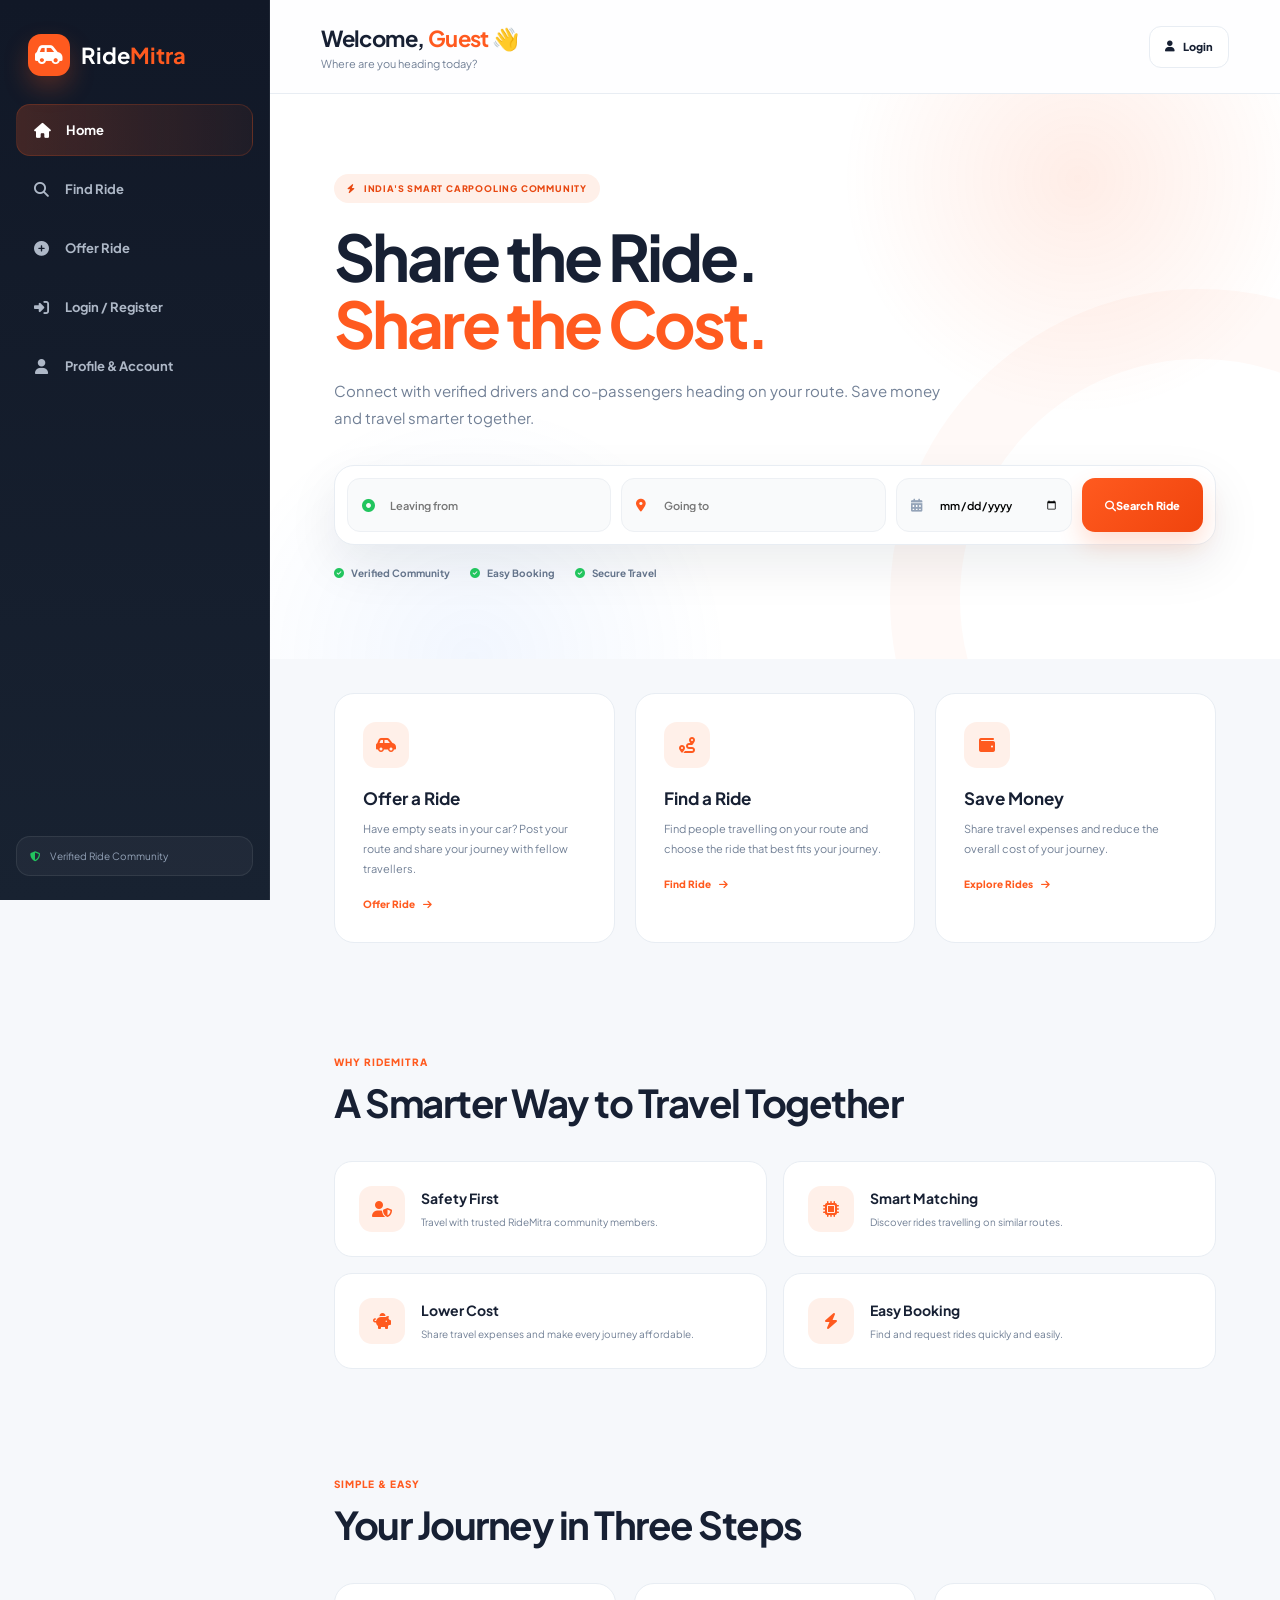
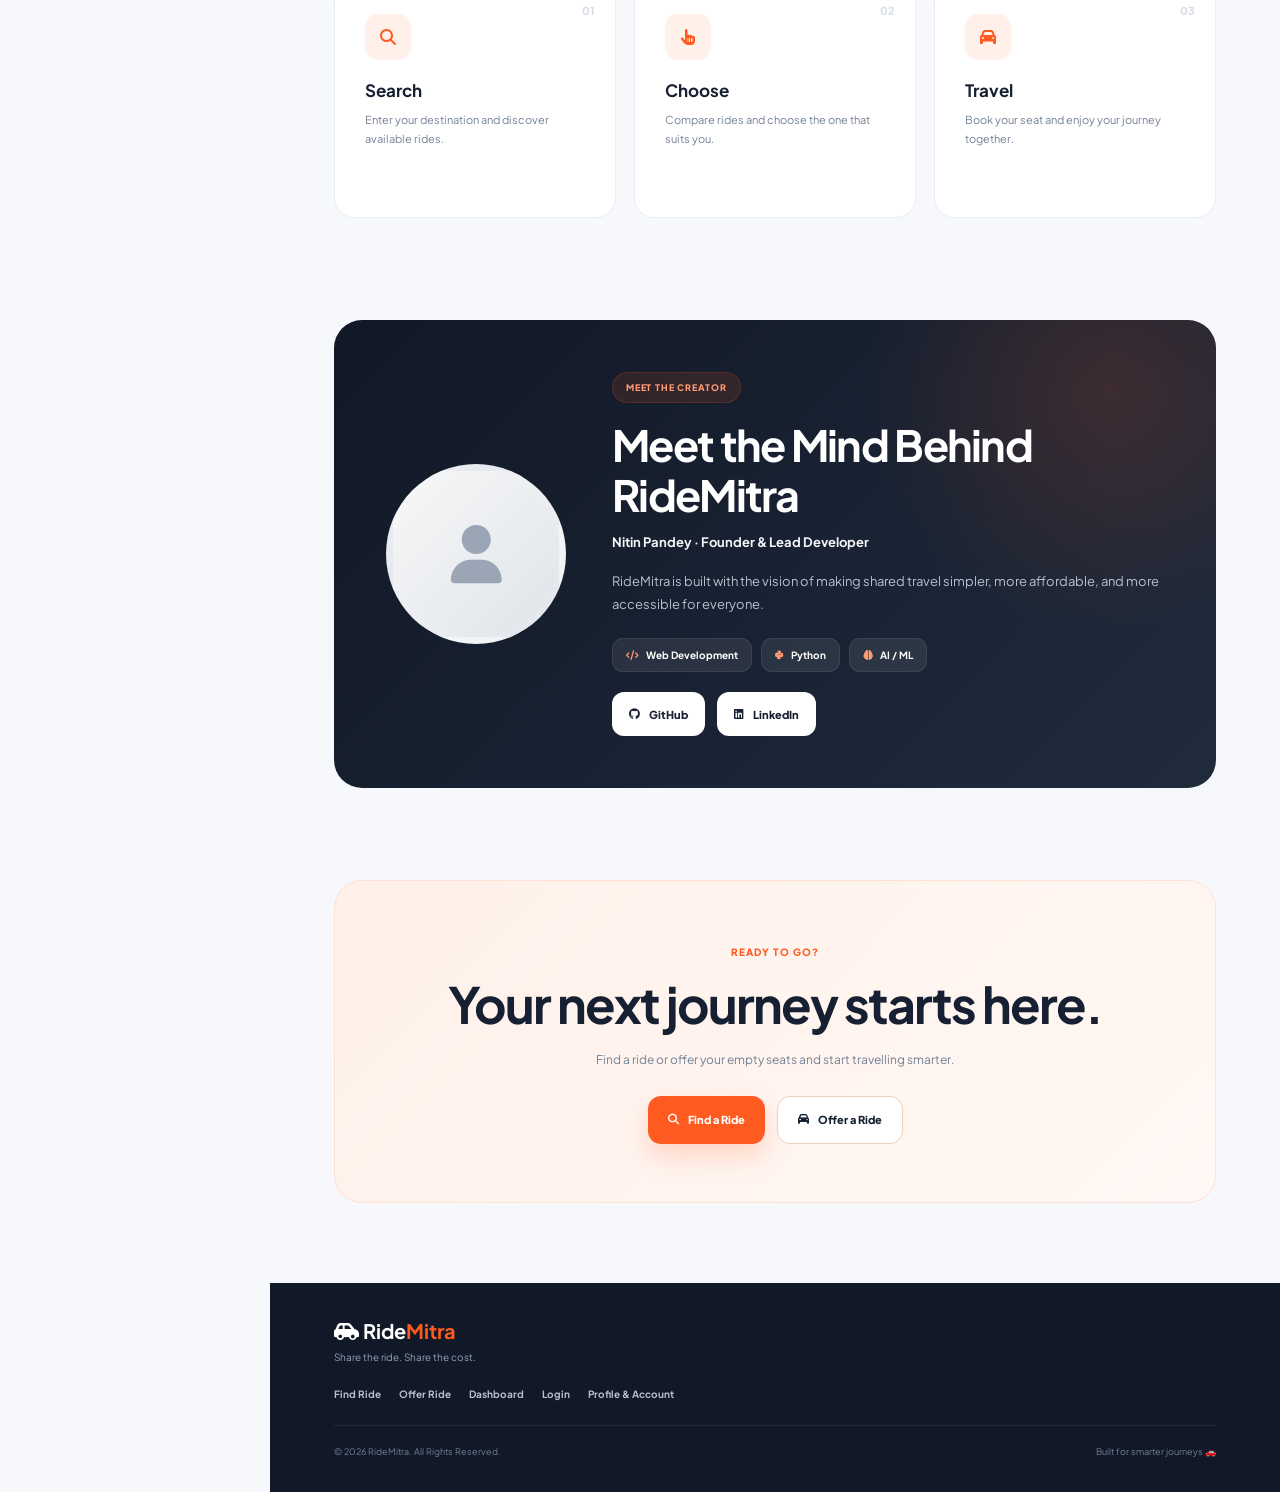
<file: index.html>
<!DOCTYPE html>
<html lang="en">
<head>
<meta charset="UTF-8">
<meta name="viewport" content="width=device-width, initial-scale=1.0">
<meta name="description" content="RideMitra - Share rides, save money, and travel smarter together.">
<title>RideMitra - Smart Ride Sharing</title>

<link href="https://fonts.googleapis.com/css2?family=Plus+Jakarta+Sans:wght@400;500;600;700;800&display=swap" rel="stylesheet">
<link rel="stylesheet" href="https://cdnjs.cloudflare.com/ajax/libs/font-awesome/6.4.0/css/all.min.css">

<style>
:root{
    --primary:#ff5a1f;
    --primary-dark:#e84912;
    --primary-soft:#fff0e9;
    --dark:#111827;
    --dark-2:#1b2433;
    --text:#172033;
    --muted:#728096;
    --line:#e8edf3;
    --bg:#f6f8fb;
    --white:#ffffff;
    --sidebar:270px;
    --radius:24px;
}
*{margin:0;padding:0;box-sizing:border-box}
html{scroll-behavior:smooth}
body{
    font-family:"Plus Jakarta Sans",sans-serif;
    background:var(--bg);
    color:var(--text);
    overflow-x:hidden;
}
a{text-decoration:none;color:inherit}
button,input{font:inherit}

/* SIDEBAR */
.side-nav{
    position:fixed;
    inset:0 auto 0 0;
    width:var(--sidebar);
    height:100vh;
    z-index:1000;
    padding:24px 16px;
    display:flex;
    flex-direction:column;
    background:linear-gradient(180deg,#111827,#182231);
    color:#fff;
    border-right:1px solid rgba(255,255,255,.06);
    transition:transform .3s ease;
}
.side-logo{
    display:flex;
    align-items:center;
    gap:11px;
    padding:10px 12px 28px;
    font-size:22px;
}
.logo-icon{
    width:42px;height:42px;
    display:grid;place-items:center;
    background:var(--primary);
    border-radius:13px;
    box-shadow:0 12px 25px rgba(255,90,31,.25);
}
.side-logo span{color:var(--primary)}
.side-nav-links{
    display:grid;
    gap:7px;
}
.side-nav-links a{
    min-height:52px;
    display:flex;
    align-items:center;
    gap:14px;
    padding:0 15px;
    color:#aeb8c7;
    border-radius:14px;
    font-size:13px;
    font-weight:700;
    transition:.2s ease;
}
.side-nav-links a i{width:20px;text-align:center;font-size:15px}
.side-nav-links a:hover,
.side-nav-links a.active{
    color:#fff;
    background:rgba(255,255,255,.075);
}
.side-nav-links a.active{
    background:linear-gradient(90deg,rgba(255,90,31,.2),rgba(255,90,31,.06));
    border:1px solid rgba(255,90,31,.18);
}
.sidebar-bottom{margin-top:auto}
.security-mini{
    display:flex;align-items:center;gap:10px;
    padding:13px;
    border:1px solid rgba(255,255,255,.08);
    background:rgba(255,255,255,.04);
    border-radius:14px;
    color:#94a3b8;
    font-size:10px;
}
.security-mini i{color:#22c55e}

/* MENU */
.menu-toggle{
    position:fixed;
    top:18px;left:18px;
    z-index:1100;
    width:46px;height:46px;
    border:0;border-radius:14px;
    background:#172033;
    color:var(--primary);
    display:none;
    cursor:pointer;
    box-shadow:0 10px 25px rgba(15,23,42,.18);
    font-size:18px;
}
.sidebar-overlay{
    position:fixed;inset:0;
    background:rgba(10,15,25,.5);
    opacity:0;visibility:hidden;
    z-index:900;
    transition:.25s ease;
}
.sidebar-overlay.show{opacity:1;visibility:visible}

/* MAIN */
.main-wrapper{
    min-height:100vh;
    margin-left:var(--sidebar);
    width:calc(100% - var(--sidebar));
}
.ridemitra-topbar{
    min-height:94px;
    padding:20px clamp(24px,4vw,58px);
    display:flex;
    justify-content:space-between;
    align-items:center;
    gap:25px;
    background:rgba(255,255,255,.92);
    border-bottom:1px solid var(--line);
}
.ridemitra-welcome-title{
    font-size:22px;
    letter-spacing:-.6px;
}
.ridemitra-welcome-title span{color:var(--primary)}
.ridemitra-welcome-subtitle{
    margin-top:5px;
    color:var(--muted);
    font-size:11px;
}
.ridemitra-topbar-actions{
    display:flex;
    align-items:center;
    gap:10px;
}
.topbar-dashboard,.topbar-login{
    min-height:42px;
    display:inline-flex;
    align-items:center;
    gap:8px;
    padding:0 15px;
    border:1px solid var(--line);
    border-radius:12px;
    background:#fff;
    font-size:11px;
    font-weight:800;
    transition:.2s;
}
.topbar-dashboard:hover,.topbar-login:hover{border-color:var(--primary);color:var(--primary)}
.topbar-profile{
    align-items:center;
    gap:10px;
    padding:6px 10px;
    border:1px solid var(--line);
    border-radius:14px;
}
.profile-avatar{
    width:34px;height:34px;border-radius:10px;
    display:grid;place-items:center;
    background:var(--primary-soft);color:var(--primary);
}
.profile-info{display:grid;gap:2px}
.profile-info strong{font-size:11px}
.profile-info span{font-size:8px;color:var(--muted)}

/* PAGE CONTAINER */
.home-page{width:100%}
.home-page > section{
    width:100%;
    padding-left:clamp(24px,5vw,72px);
    padding-right:clamp(24px,5vw,72px);
}

/* HERO */
.home-hero{
    position:relative;
    overflow:hidden;
    min-height:560px;
    display:flex;
    align-items:center;
    padding-top:80px;
    padding-bottom:80px;
    background:
        radial-gradient(circle at 80% 15%,rgba(255,90,31,.11),transparent 25%),
        radial-gradient(circle at 20% 100%,rgba(59,130,246,.07),transparent 26%),
        #fff;
}
.home-hero::after{
    content:"";
    position:absolute;
    width:480px;height:480px;
    right:-230px;bottom:-250px;
    border-radius:50%;
    border:70px solid rgba(255,90,31,.035);
}
.home-hero-content{
    position:relative;z-index:1;
    width:100%;
    max-width:1180px;
    margin:0 auto;
}
.home-badge,.creator-label{
    display:inline-flex;
    align-items:center;
    gap:8px;
    padding:9px 13px;
    border-radius:999px;
    background:var(--primary-soft);
    color:var(--primary-dark);
    font-size:9px;
    font-weight:800;
    letter-spacing:.8px;
}
.home-badge{margin-bottom:20px}
.home-hero h1{
    max-width:760px;
    font-size:clamp(42px,5vw,70px);
    line-height:1.05;
    letter-spacing:-3px;
}
.highlight{color:var(--primary)}
.hero-desc{
    max-width:620px;
    margin-top:20px;
    color:var(--muted);
    font-size:15px;
    line-height:1.8;
}
.hero-search-box{
    width:100%;
    max-width:1100px;
    margin-top:34px;
    padding:12px;
    background:#fff;
    border:1px solid var(--line);
    border-radius:20px;
    box-shadow:0 20px 50px rgba(15,23,42,.08);
}
.search-form{
    display:grid;
    grid-template-columns:1.2fr 1.2fr .8fr auto;
    gap:10px;
}
.input-group{
    position:relative;
    min-width:0;
}
.input-group i{
    position:absolute;
    left:15px;top:50%;
    transform:translateY(-50%);
    color:#94a3b8;
    font-size:13px;
}
.input-group .start-icon{color:#22c55e}
.input-group .end-icon{color:var(--primary)}
.input-group input{
    width:100%;height:54px;
    padding:0 12px 0 42px;
    border:1px solid #edf0f4;
    border-radius:13px;
    outline:0;
    background:#f9fafb;
    font-size:11px;
    font-weight:600;
}
.input-group input:focus{
    border-color:var(--primary);
    background:#fff;
    box-shadow:0 0 0 4px rgba(255,90,31,.07);
}
.btn-search{
    min-height:54px;
    padding:0 23px;
    border:0;border-radius:13px;
    background:linear-gradient(135deg,var(--primary),#f0440d);
    color:#fff;
    font-size:11px;
    font-weight:800;
    cursor:pointer;
    box-shadow:0 12px 24px rgba(255,90,31,.2);
}
.hero-trust{
    display:flex;
    flex-wrap:wrap;
    gap:20px;
    margin-top:22px;
    color:#64748b;
    font-size:10px;
    font-weight:700;
}
.hero-trust span{display:flex;align-items:center;gap:7px}
.hero-trust i{color:#22c55e}

/* FEATURES */
.features{
    max-width:none;
    display:grid;
    grid-template-columns:repeat(3,minmax(0,1fr));
    gap:20px;
    padding-top:34px;
    padding-bottom:34px;
}
.feature-card{
    min-height:250px;
    padding:28px;
    background:#fff;
    border:1px solid var(--line);
    border-radius:20px;
    transition:.25s ease;
}
.feature-card:hover{transform:translateY(-5px);box-shadow:0 20px 40px rgba(15,23,42,.07)}
.feature-icon,.why-icon,.step-icon{
    width:46px;height:46px;
    display:grid;place-items:center;
    border-radius:13px;
    background:var(--primary-soft);
    color:var(--primary);
    margin-bottom:19px;
}
.feature-card h3{font-size:17px;margin-bottom:10px}
.feature-card p{color:var(--muted);font-size:11px;line-height:1.8}
.feature-link{
    display:inline-flex;align-items:center;gap:8px;
    margin-top:19px;color:var(--primary);
    font-size:10px;font-weight:800;
}

/* COMMON SECTIONS */
.why-ridemitra,.how-it-works{
    padding-top:72px;
    padding-bottom:30px;
}
.section-heading{
    max-width:720px;
    margin-bottom:34px;
}
.sub-title{
    display:inline-block;
    color:var(--primary);
    font-size:10px;
    font-weight:800;
    letter-spacing:1px;
    margin-bottom:10px;
}
.section-heading h2{
    font-size:clamp(28px,3vw,42px);
    letter-spacing:-1.5px;
}
.why-grid{
    display:grid;
    grid-template-columns:repeat(2,minmax(0,1fr));
    gap:16px;
}
.why-card{
    display:flex;align-items:flex-start;gap:16px;
    padding:24px;
    background:#fff;
    border:1px solid var(--line);
    border-radius:18px;
}
.why-icon{margin:0;flex:0 0 46px}
.why-card h3{font-size:14px;margin:3px 0 7px}
.why-card p{font-size:10px;color:var(--muted);line-height:1.7}
.steps-grid{
    display:grid;
    grid-template-columns:repeat(3,minmax(0,1fr));
    gap:18px;
}
.step-card{
    position:relative;
    padding:30px;
    min-height:235px;
    border-radius:20px;
    background:#fff;
    border:1px solid var(--line);
}
.step-number{
    position:absolute;top:20px;right:20px;
    color:#d8dee8;font-size:11px;font-weight:800;
}
.step-card h3{font-size:17px;margin-bottom:10px}
.step-card p{font-size:11px;line-height:1.7;color:var(--muted)}

/* CREATOR */
.creator-section{
    padding-top:72px;
    padding-bottom:40px;
}
.creator-card{
    max-width:1180px;
    margin:0 auto;
    padding:52px;
    display:grid;
    grid-template-columns:180px minmax(0,1fr);
    align-items:center;
    gap:46px;
    border-radius:28px;
    color:#fff;
    background:
        radial-gradient(circle at 88% 15%,rgba(255,90,31,.15),transparent 28%),
        linear-gradient(135deg,#111827,#202b3c);
    overflow:hidden;
}
.creator-image{display:flex;justify-content:center}
.creator-image-placeholder{
    width:180px;height:180px;
    border-radius:50%;
    display:grid;place-items:center;
    background:linear-gradient(135deg,#f7f7f7,#dfe4ea);
    color:#9aa5b5;
    font-size:58px;
    border:7px solid rgba(255,255,255,.07);
}
.creator-label{
    background:rgba(255,90,31,.12);
    color:#ff9a73;
    border:1px solid rgba(255,90,31,.18);
    margin-bottom:17px;
}
.creator-info h2{
    font-size:clamp(28px,3.5vw,43px);
    line-height:1.15;
    letter-spacing:-1.7px;
    margin-bottom:12px;
}
.creator-role{
    color:#f3f5f8!important;
    font-size:13px!important;
    font-weight:700;
    margin-bottom:15px!important;
}
.creator-info > p{
    max-width:720px;
    color:#b7c0ce;
    font-size:13px;
    line-height:1.8;
}
.creator-skills{
    display:flex;flex-wrap:wrap;
    gap:9px;
    margin-top:22px;
}
.creator-skills span{
    display:inline-flex;align-items:center;gap:7px;
    padding:10px 13px;
    border-radius:11px;
    background:rgba(255,255,255,.08);
    border:1px solid rgba(255,255,255,.08);
    font-size:10px;font-weight:700;
}
.creator-skills i{color:#ff9a73}
.creator-actions{
    display:flex;flex-wrap:wrap;gap:12px;
    margin-top:20px;
}
.creator-actions a{
    display:inline-flex;align-items:center;gap:9px;
    min-height:44px;padding:0 17px;
    border-radius:12px;
    background:#fff;color:#172033;
    font-size:11px;font-weight:800;
}

/* CTA */
.home-cta{
    padding-top:52px;
    padding-bottom:80px;
}
.home-cta-content{
    max-width:1180px;
    margin:0 auto;
    padding:58px 30px;
    text-align:center;
    border-radius:28px;
    background:linear-gradient(135deg,#fff0e9,#fff8f4);
    border:1px solid #ffe0d3;
}
.home-cta-content > span{
    color:var(--primary);
    font-size:10px;font-weight:800;letter-spacing:1px;
}
.home-cta-content h2{
    margin-top:12px;
    font-size:clamp(30px,4vw,50px);
    letter-spacing:-2px;
}
.home-cta-content p{
    max-width:600px;
    margin:15px auto 25px;
    color:var(--muted);
    font-size:12px;
    line-height:1.7;
}
.home-cta-actions{
    display:flex;justify-content:center;flex-wrap:wrap;gap:12px;
}
.home-cta-actions a{
    min-height:48px;
    display:inline-flex;align-items:center;gap:9px;
    padding:0 20px;border-radius:13px;
    font-size:11px;font-weight:800;
}
.cta-primary{background:var(--primary);color:#fff;box-shadow:0 12px 25px rgba(255,90,31,.2)}
.cta-secondary{background:#fff;border:1px solid #f0cdbf}

/* FOOTER */
.site-footer{
    padding:35px clamp(24px,5vw,72px);
    background:#111827;
    color:#fff;
}
.footer-brand strong{font-size:20px}
.footer-brand strong span{color:var(--primary)}
.footer-brand p{margin-top:8px;color:#94a3b8;font-size:10px}
.footer-links{
    display:flex;flex-wrap:wrap;gap:18px;
    margin:25px 0;
    color:#b7c0ce;font-size:10px;font-weight:700;
}
.footer-links a:hover{color:var(--primary)}
.footer-bottom{
    padding-top:20px;
    border-top:1px solid rgba(255,255,255,.08);
    display:flex;justify-content:space-between;gap:15px;
    color:#748094;font-size:9px;
}

/* RESPONSIVE */
@media(max-width:1050px){
    .search-form{grid-template-columns:1fr 1fr}
    .btn-search{grid-column:span 2}
}
@media(max-width:800px){
    :root{--sidebar:0px}
    .side-nav{width:270px;transform:translateX(-100%);box-shadow:20px 0 50px rgba(0,0,0,.2)}
    .side-nav:not(.hidden){transform:translateX(0)}
    .menu-toggle{display:grid;place-items:center}
    .main-wrapper{margin-left:0;width:100%}
    .ridemitra-topbar{padding-left:78px}
    .creator-card{grid-template-columns:1fr;text-align:center}
    .creator-skills,.creator-actions{justify-content:center}
}
@media(max-width:650px){
    .ridemitra-topbar{min-height:80px;padding:14px 15px 14px 76px}
    .ridemitra-welcome-title{font-size:16px}
    .ridemitra-topbar-actions .topbar-dashboard{display:none!important}
    .topbar-login{width:40px;padding:0;justify-content:center}
    .topbar-login span{display:none}
    .home-page > section{padding-left:16px;padding-right:16px}
    .home-hero{min-height:auto;padding-top:60px;padding-bottom:60px}
    .home-hero h1{font-size:40px;letter-spacing:-2px}
    .hero-desc{font-size:13px}
    .search-form,.features,.steps-grid,.why-grid{grid-template-columns:1fr}
    .btn-search{grid-column:auto}
    .hero-search-box{padding:10px;border-radius:17px}
    .hero-trust{gap:11px}
    .features{padding-top:20px;padding-bottom:30px}
    .why-ridemitra,.how-it-works{padding-top:50px}
    .creator-section{padding-top:50px}
    .creator-card{padding:35px 22px;gap:25px;border-radius:23px}
    .creator-image-placeholder{width:135px;height:135px;font-size:45px}
    .creator-info h2{font-size:30px}
    .home-cta{padding-top:38px;padding-bottom:55px}
    .home-cta-content{padding:40px 20px;border-radius:22px}
    .home-cta-actions{flex-direction:column}
    .home-cta-actions a{justify-content:center}
    .footer-bottom{flex-direction:column}
}
</style>
</head>

<body>

<button type="button" class="menu-toggle" id="menuToggle" aria-label="Open navigation" aria-expanded="false">
    <i class="fa-solid fa-bars"></i>
</button>

<div class="sidebar-overlay" id="sidebarOverlay"></div>

<nav class="side-nav" id="sideNav" aria-label="Main navigation">
    <div class="side-logo">
        <i class="fa-solid fa-car-side logo-icon"></i>
        <strong>Ride<span>Mitra</span></strong>
    </div>

    <div class="side-nav-links">
        <a href="index.html" class="active"><i class="fa-solid fa-house"></i><span>Home</span></a>
        <a href="find-ride.html"><i class="fa-solid fa-magnifying-glass"></i><span>Find Ride</span></a>
        <a href="offer-ride.html"><i class="fa-solid fa-circle-plus"></i><span>Offer Ride</span></a>
        <a href="dashboard.html" id="dashboardNav"><i class="fa-solid fa-chart-pie"></i><span>Dashboard</span></a>
        <a href="login.html" id="loginNav"><i class="fa-solid fa-right-to-bracket"></i><span>Login / Register</span></a>
        <a href="account.html"><i class="fa-solid fa-user"></i><span>Profile & Account</span></a>
    </div>

    <div class="sidebar-bottom">
        <div class="security-mini">
            <i class="fa-solid fa-shield-halved"></i>
            <span>Verified Ride Community</span>
        </div>
    </div>
</nav>

<div class="main-wrapper">

<header class="ridemitra-topbar">
    <div class="ridemitra-welcome">
        <h2 class="ridemitra-welcome-title">Welcome, <span id="welcomeUserName">Guest</span> 👋</h2>
        <p class="ridemitra-welcome-subtitle">Where are you heading today?</p>
    </div>

    <div class="ridemitra-topbar-actions">
        <a href="dashboard.html" class="topbar-dashboard" id="topbarDashboard">
            <i class="fa-solid fa-gauge"></i><span>Dashboard</span>
        </a>
        <a href="login.html" class="topbar-login" id="topbarLogin">
            <i class="fa-solid fa-user"></i><span>Login</span>
        </a>
        <div class="topbar-profile" id="topbarProfile" style="display:none;">
            <div class="profile-avatar"><i class="fa-solid fa-user"></i></div>
            <div class="profile-info">
                <strong id="topbarUserName">User</strong>
                <span>RideMitra Member</span>
            </div>
        </div>
    </div>
</header>

<main class="home-page">

<section class="home-hero">
    <div class="home-hero-content">
        <div class="home-badge"><i class="fa-solid fa-bolt"></i> INDIA'S SMART CARPOOLING COMMUNITY</div>
        <h1>Share the Ride.<br><span class="highlight">Share the Cost.</span></h1>
        <p class="hero-desc">Connect with verified drivers and co-passengers heading on your route. Save money and travel smarter together.</p>

        <div class="hero-search-box">
            <form action="find-ride.html" method="GET" class="search-form" id="heroSearchForm">
                <div class="input-group">
                    <i class="fa-solid fa-circle-dot start-icon"></i>
                    <input type="text" name="from" id="heroFrom" placeholder="Leaving from" required>
                </div>
                <div class="input-group">
                    <i class="fa-solid fa-location-dot end-icon"></i>
                    <input type="text" name="to" id="heroTo" placeholder="Going to" required>
                </div>
                <div class="input-group short">
                    <i class="fa-solid fa-calendar-days"></i>
                    <input type="date" name="date" id="heroDate" required>
                </div>
                <button type="submit" class="btn-search">
                    <i class="fa-solid fa-magnifying-glass"></i><span>Search Ride</span>
                </button>
            </form>
        </div>

        <div class="hero-trust">
            <span><i class="fa-solid fa-circle-check"></i>Verified Community</span>
            <span><i class="fa-solid fa-circle-check"></i>Easy Booking</span>
            <span><i class="fa-solid fa-circle-check"></i>Secure Travel</span>
        </div>
    </div>
</section>

<section class="features">
    <div class="feature-card">
        <div class="feature-icon"><i class="fa-solid fa-car-side"></i></div>
        <h3>Offer a Ride</h3>
        <p>Have empty seats in your car? Post your route and share your journey with fellow travellers.</p>
        <a href="offer-ride.html" class="feature-link">Offer Ride <i class="fa-solid fa-arrow-right"></i></a>
    </div>
    <div class="feature-card">
        <div class="feature-icon"><i class="fa-solid fa-route"></i></div>
        <h3>Find a Ride</h3>
        <p>Find people travelling on your route and choose the ride that best fits your journey.</p>
        <a href="find-ride.html" class="feature-link">Find Ride <i class="fa-solid fa-arrow-right"></i></a>
    </div>
    <div class="feature-card">
        <div class="feature-icon"><i class="fa-solid fa-wallet"></i></div>
        <h3>Save Money</h3>
        <p>Share travel expenses and reduce the overall cost of your journey.</p>
        <a href="find-ride.html" class="feature-link">Explore Rides <i class="fa-solid fa-arrow-right"></i></a>
    </div>
</section>

<section class="why-ridemitra">
    <div class="section-heading">
        <span class="sub-title">WHY RIDEMITRA</span>
        <h2>A Smarter Way to Travel Together</h2>
    </div>
    <div class="why-grid">
        <div class="why-card"><div class="why-icon"><i class="fa-solid fa-user-shield"></i></div><div><h3>Safety First</h3><p>Travel with trusted RideMitra community members.</p></div></div>
        <div class="why-card"><div class="why-icon"><i class="fa-solid fa-microchip"></i></div><div><h3>Smart Matching</h3><p>Discover rides travelling on similar routes.</p></div></div>
        <div class="why-card"><div class="why-icon"><i class="fa-solid fa-piggy-bank"></i></div><div><h3>Lower Cost</h3><p>Share travel expenses and make every journey affordable.</p></div></div>
        <div class="why-card"><div class="why-icon"><i class="fa-solid fa-bolt"></i></div><div><h3>Easy Booking</h3><p>Find and request rides quickly and easily.</p></div></div>
    </div>
</section>

<section class="how-it-works">
    <div class="section-heading">
        <span class="sub-title">SIMPLE & EASY</span>
        <h2>Your Journey in Three Steps</h2>
    </div>
    <div class="steps-grid">
        <div class="step-card"><span class="step-number">01</span><div class="step-icon"><i class="fa-solid fa-magnifying-glass"></i></div><h3>Search</h3><p>Enter your destination and discover available rides.</p></div>
        <div class="step-card"><span class="step-number">02</span><div class="step-icon"><i class="fa-solid fa-hand-pointer"></i></div><h3>Choose</h3><p>Compare rides and choose the one that suits you.</p></div>
        <div class="step-card"><span class="step-number">03</span><div class="step-icon"><i class="fa-solid fa-car"></i></div><h3>Travel</h3><p>Book your seat and enjoy your journey together.</p></div>
    </div>
</section>

<section class="creator-section">
    <div class="creator-card">
        <div class="creator-image">
            <div class="creator-image-placeholder"><i class="fa-solid fa-user"></i></div>
        </div>
        <div class="creator-info">
            <span class="creator-label">MEET THE CREATOR</span>
            <h2>Meet the Mind Behind RideMitra</h2>
            <p class="creator-role">Nitin Pandey · Founder & Lead Developer</p>
            <p>RideMitra is built with the vision of making shared travel simpler, more affordable, and more accessible for everyone.</p>
            <div class="creator-skills">
                <span><i class="fa-solid fa-code"></i>Web Development</span>
                <span><i class="fa-brands fa-python"></i>Python</span>
                <span><i class="fa-solid fa-brain"></i>AI / ML</span>
            </div>
            <div class="creator-actions">
                <a href="https://github.com/Nitin-ui-droid" target="_blank" rel="noopener noreferrer"><i class="fa-brands fa-github"></i>GitHub</a>
                <a href="https://www.linkedin.com/in/nitin-pandey-a2958a30a/" target="_blank" rel="noopener noreferrer"><i class="fa-brands fa-linkedin"></i>LinkedIn</a>
            </div>
        </div>
    </div>
</section>

<section class="home-cta">
    <div class="home-cta-content">
        <span>READY TO GO?</span>
        <h2>Your next journey starts here.</h2>
        <p>Find a ride or offer your empty seats and start travelling smarter.</p>
        <div class="home-cta-actions">
            <a href="find-ride.html" class="cta-primary"><i class="fa-solid fa-magnifying-glass"></i>Find a Ride</a>
            <a href="offer-ride.html" class="cta-secondary"><i class="fa-solid fa-car"></i>Offer a Ride</a>
        </div>
    </div>
</section>

</main>

<footer class="site-footer">
    <div class="footer-brand">
        <strong><i class="fa-solid fa-car-side"></i> Ride<span>Mitra</span></strong>
        <p>Share the ride. Share the cost.</p>
    </div>
    <div class="footer-links">
        <a href="find-ride.html">Find Ride</a>
        <a href="offer-ride.html">Offer Ride</a>
        <a href="dashboard.html">Dashboard</a>
        <a href="login.html">Login</a>
        <a href="account.html">Profile & Account</a> 

    </div>
    <div class="footer-bottom">
        <span>© 2026 RideMitra. All Rights Reserved.</span>
        <span>Built for smarter journeys 🚗</span>
    </div>
</footer>

</div>

<script src="config.js"></script>

<script>
document.addEventListener("DOMContentLoaded", function () {
    const menuToggle = document.getElementById("menuToggle");
    const sideNav = document.getElementById("sideNav");
    const sidebarOverlay = document.getElementById("sidebarOverlay");

    function openSidebar(){
        sideNav.classList.remove("hidden");
        sidebarOverlay.classList.add("show");
        document.body.classList.add("sidebar-open");
        menuToggle.setAttribute("aria-expanded","true");
    }
    function closeSidebar(){
        sideNav.classList.add("hidden");
        sidebarOverlay.classList.remove("show");
        document.body.classList.remove("sidebar-open");
        menuToggle.setAttribute("aria-expanded","false");
    }

    if (window.innerWidth <= 800) sideNav.classList.add("hidden");

    menuToggle?.addEventListener("click", function(){
        sideNav.classList.contains("hidden") ? openSidebar() : closeSidebar();
    });
    sidebarOverlay?.addEventListener("click", closeSidebar);

    window.addEventListener("resize", function(){
        if(window.innerWidth > 800){
            sideNav.classList.remove("hidden");
            sidebarOverlay.classList.remove("show");
        } else if(!document.body.classList.contains("sidebar-open")){
            sideNav.classList.add("hidden");
        }
    });

    function getCurrentUser(){
        for(const key of ["rm_current_user","rideMitraUser"]){
            try{
                const stored = localStorage.getItem(key);
                if(stored){
                    const user = JSON.parse(stored);
                    if(user && typeof user === "object") return user;
                }
            }catch(error){}
        }
        return null;
    }

    const isLoggedIn = localStorage.getItem("rideMitraLoggedIn") === "true";
    const user = getCurrentUser();

    const loginNav = document.getElementById("loginNav");
    const logoutNav = document.getElementById("logoutNav");
    const dashboardNav = document.getElementById("dashboardNav");
    const welcomeUserName = document.getElementById("welcomeUserName");
    const topbarLogin = document.getElementById("topbarLogin");
    const topbarDashboard = document.getElementById("topbarDashboard");
    const topbarProfile = document.getElementById("topbarProfile");
    const topbarUserName = document.getElementById("topbarUserName");

    if(isLoggedIn && user){
        const name = user.name || user.fullName || (user.email ? user.email.split("@")[0] : "User");
        welcomeUserName.textContent = name;
        topbarUserName.textContent = name;
        topbarLogin.style.display = "none";
        topbarProfile.style.display = "flex";
        topbarDashboard.style.display = "inline-flex";
        loginNav.style.display = "none";
        dashboardNav.style.display = "flex";
        logoutNav.style.display = "flex";
    }else{
        localStorage.removeItem("rideMitraLoggedIn");
        welcomeUserName.textContent = "Guest";
        topbarLogin.style.display = "inline-flex";
        topbarProfile.style.display = "none";
        topbarDashboard.style.display = "none";
        loginNav.style.display = "flex";
        dashboardNav.style.display = "none";
        logoutNav.style.display = "none";
    }

    logoutNav?.addEventListener("click", function(e){
        e.preventDefault();
        if(!confirm("Are you sure you want to logout?")) return;
        ["rideMitraLoggedIn","rideMitraUser","rm_current_user","rideMitraRememberMe"].forEach(k => localStorage.removeItem(k));
        window.location.href = "index.html";
    });

    sideNav?.querySelectorAll("a").forEach(link => {
        link.addEventListener("click", () => {
            if(window.innerWidth <= 800) closeSidebar();
        });
    });

    const dateInput = document.getElementById("heroDate");
    if(dateInput){
        const today = new Date().toISOString().split("T")[0];
        dateInput.min = today;
        dateInput.value = today;
    }

    document.getElementById("heroSearchForm")?.addEventListener("submit", function(e){
        const from = document.getElementById("heroFrom");
        const to = document.getElementById("heroTo");
        if(from.value.trim().toLowerCase() === to.value.trim().toLowerCase()){
            e.preventDefault();
            alert("Pickup and destination cannot be the same.");
            to.focus();
        }
    });
});
</script>

<script src="script.js"></script>
</body>
</html>
</file>
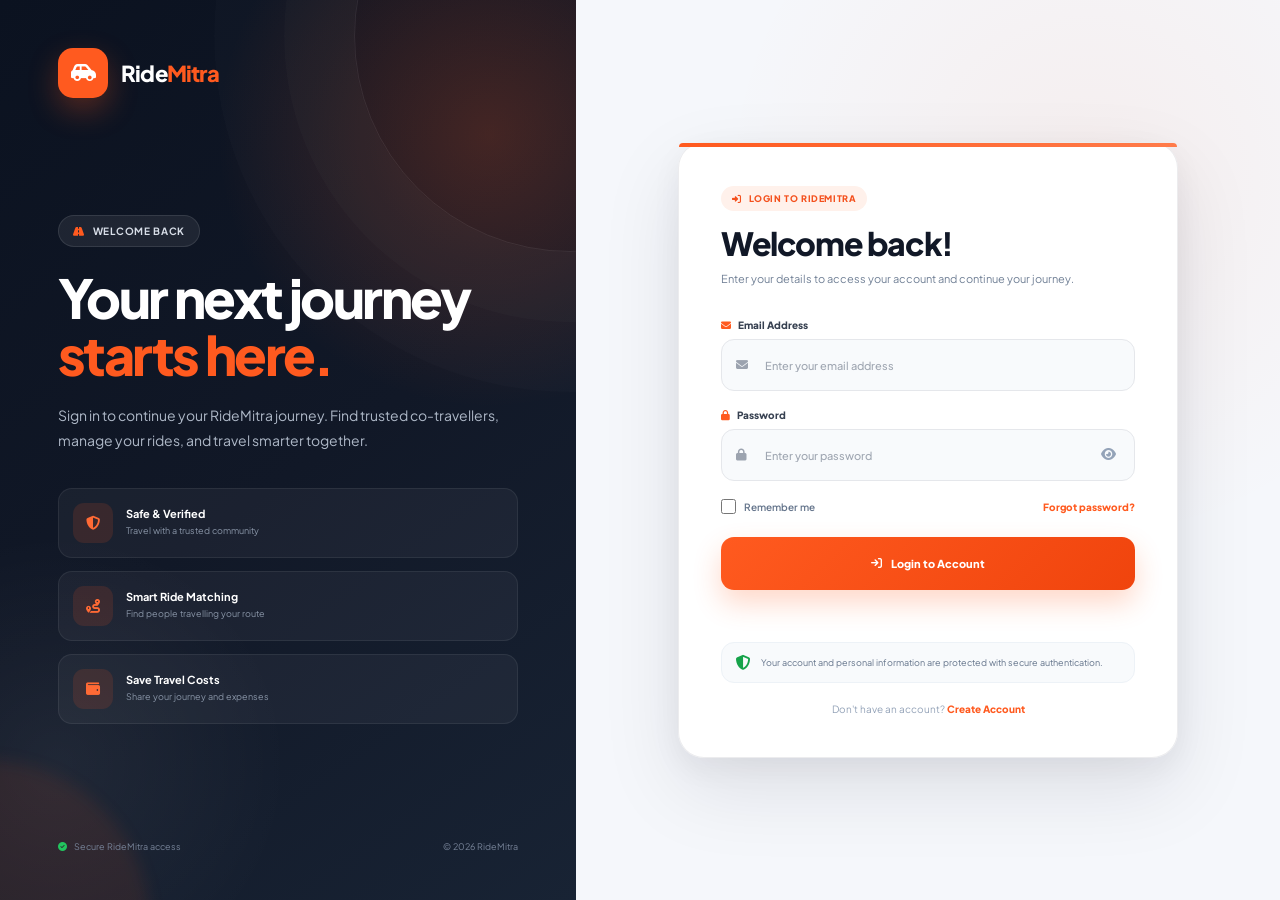
<file: account.html>
<!DOCTYPE html>
<html lang="en">

<head>
    <meta charset="UTF-8">

    <meta name="viewport" content="width=device-width, initial-scale=1.0">

    <title>My Account - RideMitra</title>

    <!-- Google Font -->
    <link href="https://fonts.googleapis.com/css2?family=Plus+Jakarta+Sans:wght@400;500;600;700;800&display=swap"
        rel="stylesheet">

    <!-- Font Awesome -->
    <link rel="stylesheet" href="https://cdnjs.cloudflare.com/ajax/libs/font-awesome/6.4.0/css/all.min.css">

    <style>
        :root {
            --primary: #ff5a1f;
            --primary-dark: #e94810;
            --sidebar: #111827;
            --text: #182235;
            --muted: #718096;
            --border: #e5eaf0;
            --background: #f5f7fb;
            --white: #ffffff;
            --success: #16a34a;
            --danger: #dc2626;
        }

        * {
            margin: 0;
            padding: 0;
            box-sizing: border-box;
        }

        html {
            scroll-behavior: smooth;
        }

        body {
            min-height: 100vh;
            font-family: "Plus Jakarta Sans", sans-serif;
            background: linear-gradient(135deg, #f7f9fc 0%, #eef2f7 100%);
            color: var(--text);
        }

        button,
        input,
        select,
        textarea {
            font-family: inherit;
        }

        button {
            cursor: pointer;
        }

        /* SIDEBAR */

        .side-nav {
            position: fixed;
            top: 0;
            left: 0;
            width: 294px;
            height: 100vh;
            z-index: 1000;
            display: flex;
            flex-direction: column;
            padding: 28px 16px 18px;
            background: linear-gradient(180deg, #101827 0%, #172131 100%);
            border-right: 1px solid rgba(255, 255, 255, 0.04);
            overflow-y: auto;
            transition: transform .3s ease;
        }

        .side-logo {
            display: flex;
            align-items: center;
            gap: 13px;
            padding: 0 8px 30px;
            color: #ffffff;
        }

        .logo-icon {
            width: 52px;
            height: 52px;
            display: flex;
            align-items: center;
            justify-content: center;
            border-radius: 16px;
            background: linear-gradient(135deg, #ff7a45, #ff4d16);
            color: white;
            font-size: 21px;
            box-shadow: 0 12px 28px rgba(255, 90, 31, .28);
        }

        .side-logo strong {
            font-size: 25px;
            letter-spacing: -1px;
        }

        .side-logo span {
            color: var(--primary);
        }

        .side-nav-links {
            display: flex;
            flex-direction: column;
            gap: 8px;
        }

        .side-nav-links a {
            min-height: 58px;
            display: flex;
            align-items: center;
            gap: 16px;
            padding: 0 16px;
            border-radius: 16px;
            color: #aeb9ca;
            text-decoration: none;
            font-size: 14px;
            font-weight: 700;
            transition: .25s ease;
        }

        .side-nav-links a i {
            width: 22px;
            text-align: center;
            font-size: 17px;
        }

        .side-nav-links a:hover {
            color: white;
            background: rgba(255, 255, 255, .04);
        }

        .side-nav-links a.active {
            color: white;
            background: linear-gradient(90deg,
                    rgba(255, 90, 31, .18),
                    rgba(255, 90, 31, .04));
            border: 1px solid rgba(255, 90, 31, .28);
        }

        .side-nav-links a.active i {
            color: var(--primary);
        }

        .sidebar-bottom {
            margin-top: auto;
            padding-top: 25px;
        }

        .community-card {
            display: flex;
            align-items: center;
            gap: 11px;
            padding: 15px;
            border-radius: 16px;
            background: rgba(255, 255, 255, .035);
            border: 1px solid rgba(255, 255, 255, .09);
            color: #aeb9ca;
            font-size: 11px;
        }

        .community-card i {
            color: #22c55e;
        }

        /* MAIN */

        .main-layout {
            min-height: 100vh;
            margin-left: 294px;
        }

        .top-bar {
            min-height: 108px;
            display: flex;
            align-items: center;
            justify-content: space-between;
            padding: 0 58px;
            background: rgba(255, 255, 255, .55);
            backdrop-filter: blur(18px);
            border-bottom: 1px solid #e3e8ef;
        }

        .top-bar-left h2 {
            font-size: 26px;
            letter-spacing: -1px;
        }

        .top-bar-left p {
            margin-top: 6px;
            color: var(--muted);
            font-size: 12px;
        }

        .user-mini {
            display: flex;
            align-items: center;
            gap: 11px;
            padding: 7px 12px 7px 8px;
            border-radius: 15px;
            background: white;
            border: 1px solid var(--border);
        }

        .user-mini-avatar {
            width: 38px;
            height: 38px;
            display: flex;
            align-items: center;
            justify-content: center;
            border-radius: 12px;
            color: white;
            background: linear-gradient(135deg, var(--primary), #ff7a45);
            font-weight: 800;
        }

        .user-mini-info strong {
            display: block;
            font-size: 11px;
        }

        .user-mini-info span {
            display: block;
            margin-top: 3px;
            color: var(--muted);
            font-size: 9px;
        }

        /* MOBILE */

        .menu-toggle {
            position: fixed;
            top: 22px;
            left: 22px;
            width: 46px;
            height: 46px;
            z-index: 1100;
            display: none;
            align-items: center;
            justify-content: center;
            border: none;
            border-radius: 13px;
            background: #111827;
            color: white;
            font-size: 18px;
        }

        .sidebar-overlay {
            display: none;
            position: fixed;
            inset: 0;
            z-index: 900;
            background: rgba(15, 23, 42, .55);
        }

        .sidebar-overlay.active {
            display: block;
        }

        /* CONTENT */

        .account-content {
            width: 100%;
            max-width: 1500px;
            margin: 0 auto;
            padding: 42px 54px 70px;
        }

        /* PROFILE HERO */

        .profile-hero {
            position: relative;
            overflow: hidden;
            min-height: 290px;
            display: flex;
            align-items: center;
            padding: 42px 48px;
            border-radius: 28px;
            background:
                radial-gradient(circle at 90% 10%,
                    rgba(255, 90, 31, .18),
                    transparent 25%),
                linear-gradient(135deg, #121b2b, #202b3b);
            box-shadow: 0 24px 60px rgba(15, 23, 42, .13);
        }

        .profile-hero::before {
            content: "";
            position: absolute;
            width: 420px;
            height: 420px;
            right: -160px;
            bottom: -230px;
            border-radius: 50%;
            border: 1px solid rgba(255, 255, 255, .07);
            box-shadow:
                0 0 0 60px rgba(255, 255, 255, .02),
                0 0 0 120px rgba(255, 255, 255, .01);
        }

        .profile-hero-content {
            position: relative;
            z-index: 2;
            display: flex;
            align-items: center;
            gap: 28px;
        }

        .profile-avatar {
            width: 110px;
            height: 110px;
            flex-shrink: 0;
            display: flex;
            align-items: center;
            justify-content: center;
            border-radius: 30px;
            color: white;
            background: linear-gradient(135deg, #ff7a45, #ff4d16);
            border: 5px solid rgba(255, 255, 255, .08);
            font-size: 37px;
            font-weight: 800;
        }

        .profile-badge {
            display: inline-flex;
            align-items: center;
            gap: 7px;
            margin-bottom: 12px;
            padding: 8px 13px;
            border-radius: 999px;
            color: #ff9a78;
            background: rgba(255, 255, 255, .06);
            border: 1px solid rgba(255, 255, 255, .08);
            font-size: 9px;
            font-weight: 800;
            letter-spacing: 1px;
            text-transform: uppercase;
        }

        .profile-badge i {
            color: #22c55e;
        }

        .profile-info h1 {
            color: white;
            font-size: 38px;
            letter-spacing: -1.5px;
        }

        .profile-info p {
            margin-top: 9px;
            color: #aeb8c7;
            font-size: 13px;
        }

        .profile-meta {
            display: flex;
            flex-wrap: wrap;
            gap: 20px;
            margin-top: 20px;
        }

        .profile-meta-item {
            display: flex;
            align-items: center;
            gap: 8px;
            color: #c1cad7;
            font-size: 11px;
        }

        .profile-meta-item i {
            color: var(--primary);
        }

        /* GRID */

        .account-grid {
            display: grid;
            grid-template-columns: 1.1fr .9fr;
            gap: 24px;
            margin-top: 42px;
        }

        .account-column {
            display: flex;
            flex-direction: column;
            gap: 24px;
        }

        /* CARD */

        .account-card {
            padding: 28px;
            background: white;
            border: 1px solid var(--border);
            border-radius: 22px;
            box-shadow: 0 12px 35px rgba(15, 23, 42, .035);
        }

        .card-title {
            display: flex;
            align-items: center;
            gap: 12px;
            margin-bottom: 25px;
        }

        .card-title-icon {
            width: 42px;
            height: 42px;
            display: flex;
            align-items: center;
            justify-content: center;
            border-radius: 13px;
            color: var(--primary);
            background: #fff0ea;
        }

        .card-title h3 {
            font-size: 16px;
        }

        .card-title p {
            margin-top: 4px;
            color: var(--muted);
            font-size: 10px;
        }

        /* INFORMATION */

        .info-list {
            display: flex;
            flex-direction: column;
        }

        .info-row {
            display: flex;
            align-items: center;
            justify-content: space-between;
            gap: 20px;
            padding: 17px 0;
            border-bottom: 1px solid #edf0f4;
        }

        .info-row:last-child {
            border-bottom: none;
            padding-bottom: 0;
        }

        .info-row:first-child {
            padding-top: 0;
        }

        .info-label {
            display: flex;
            align-items: center;
            gap: 11px;
            color: var(--muted);
            font-size: 11px;
            font-weight: 700;
        }

        .info-label i {
            width: 30px;
            height: 30px;
            display: flex;
            align-items: center;
            justify-content: center;
            border-radius: 9px;
            color: #64748b;
            background: #f5f7fa;
        }

        .info-value {
            color: #243044;
            font-size: 11px;
            font-weight: 700;
            text-align: right;
        }

        /* SETTINGS */

        .setting-row {
            display: flex;
            align-items: center;
            justify-content: space-between;
            gap: 20px;
            padding: 18px 0;
            border-bottom: 1px solid #edf0f4;
        }

        .setting-row:last-child {
            border-bottom: none;
            padding-bottom: 0;
        }

        .setting-row:first-child {
            padding-top: 0;
        }

        .setting-info {
            display: flex;
            align-items: center;
            gap: 12px;
        }

        .setting-icon {
            width: 40px;
            height: 40px;
            flex-shrink: 0;
            display: flex;
            align-items: center;
            justify-content: center;
            border-radius: 12px;
            color: #64748b;
            background: #f5f7fa;
            font-size: 14px;
        }

        .setting-info strong {
            display: block;
            font-size: 11px;
        }

        .setting-info span {
            display: block;
            margin-top: 4px;
            color: var(--muted);
            font-size: 9px;
        }

        /* SWITCH */

        .switch {
            position: relative;
            width: 46px;
            height: 25px;
            flex-shrink: 0;
        }

        .switch input {
            display: none;
        }

        .slider {
            position: absolute;
            inset: 0;
            border-radius: 999px;
            background: #d7dde5;
            transition: .25s ease;
        }

        .slider::before {
            content: "";
            position: absolute;
            width: 19px;
            height: 19px;
            top: 3px;
            left: 3px;
            border-radius: 50%;
            background: white;
            box-shadow: 0 2px 6px rgba(0, 0, 0, .15);
            transition: .25s ease;
        }

        .switch input:checked+.slider {
            background: var(--primary);
        }

        .switch input:checked+.slider::before {
            transform: translateX(21px);
        }

        .setting-select {
            min-width: 125px;
            padding: 10px 12px;
            border: 1px solid var(--border);
            border-radius: 10px;
            outline: none;
            color: #475569;
            background: white;
            font-size: 10px;
            font-weight: 700;
        }

        /* ACTIONS */

        .action-list {
            display: flex;
            flex-direction: column;
            gap: 10px;
        }

        .action-btn {
            width: 100%;
            min-height: 54px;
            display: flex;
            align-items: center;
            justify-content: space-between;
            padding: 0 16px;
            border: 1px solid var(--border);
            border-radius: 14px;
            color: #334155;
            background: #fff;
            transition: .2s ease;
        }

        .action-btn:hover {
            transform: translateY(-2px);
            border-color: rgba(255, 90, 31, .35);
            box-shadow: 0 8px 20px rgba(15, 23, 42, .06);
        }

        .action-btn-left {
            display: flex;
            align-items: center;
            gap: 12px;
        }

        .action-btn-left i {
            width: 34px;
            height: 34px;
            display: flex;
            align-items: center;
            justify-content: center;
            border-radius: 10px;
            color: var(--primary);
            background: #fff0ea;
        }

        .action-btn strong {
            font-size: 11px;
        }

        .action-btn>i {
            color: #94a3b8;
            font-size: 11px;
        }

        /* BUTTONS */

        .edit-profile-btn,
        .logout-btn,
        .delete-btn,
        .save-profile-btn,
        .modal-btn {
            min-height: 42px;
            padding: 0 16px;
            border-radius: 11px;
            font-size: 11px;
            font-weight: 800;
            transition: .2s;
        }

        .edit-profile-btn,
        .logout-btn {
            border: 1px solid var(--border);
            color: #334155;
            background: white;
        }

        .edit-profile-btn:hover,
        .logout-btn:hover {
            color: var(--primary);
            border-color: var(--primary);
        }

        .save-profile-btn,
        .modal-btn.primary {
            border: none;
            color: white;
            background: var(--primary);
        }

        .delete-btn,
        .modal-btn.danger {
            border: none;
            color: white;
            background: var(--danger);
        }

        .modal-btn.secondary {
            border: 1px solid var(--border);
            background: white;
            color: #475569;
        }

        /* EDIT FORM */

        .edit-form {
            display: none;
            margin-top: 22px;
            padding-top: 22px;
            border-top: 1px solid #edf0f4;
        }

        .edit-form.active {
            display: block;
        }

        .form-grid {
            display: grid;
            grid-template-columns: repeat(2, 1fr);
            gap: 14px;
        }

        .form-group {
            display: flex;
            flex-direction: column;
            gap: 7px;
        }

        .form-group label {
            color: #64748b;
            font-size: 9px;
            font-weight: 800;
            text-transform: uppercase;
        }

        .form-group input,
        .form-group textarea,
        .form-group select {
            width: 100%;
            min-height: 44px;
            padding: 12px;
            border: 1px solid var(--border);
            border-radius: 10px;
            outline: none;
            font-size: 11px;
        }

        .form-group textarea {
            min-height: 100px;
            resize: vertical;
        }

        .form-group input:focus,
        .form-group textarea:focus {
            border-color: var(--primary);
        }

        /* DANGER */

        .danger-card {
            border-color: rgba(220, 38, 38, .15);
        }

        .danger-card .card-title-icon {
            color: var(--danger);
            background: #fef2f2;
        }

        .danger-description {
            margin-bottom: 18px;
            color: var(--muted);
            font-size: 10px;
            line-height: 1.7;
        }

        .danger-buttons {
            display: flex;
            flex-wrap: wrap;
            gap: 10px;
        }

        /* MODAL */

        .modal-overlay {
            position: fixed;
            inset: 0;
            z-index: 5000;
            display: none;
            align-items: center;
            justify-content: center;
            padding: 20px;
            background: rgba(15, 23, 42, .65);
            backdrop-filter: blur(5px);
        }

        .modal-overlay.active {
            display: flex;
        }

        .modal {
            width: 100%;
            max-width: 520px;
            max-height: 90vh;
            overflow-y: auto;
            padding: 28px;
            border-radius: 22px;
            background: white;
            box-shadow: 0 25px 80px rgba(0, 0, 0, .25);
            animation: modalIn .25s ease;
        }

        @keyframes modalIn {
            from {
                opacity: 0;
                transform: translateY(15px) scale(.98);
            }

            to {
                opacity: 1;
                transform: translateY(0) scale(1);
            }
        }

        .modal-header {
            display: flex;
            justify-content: space-between;
            align-items: flex-start;
            gap: 20px;
            margin-bottom: 25px;
        }

        .modal-header h3 {
            font-size: 20px;
        }

        .modal-header p {
            margin-top: 6px;
            color: var(--muted);
            font-size: 11px;
        }

        .modal-close {
            width: 38px;
            height: 38px;
            flex-shrink: 0;
            border: none;
            border-radius: 10px;
            background: #f5f7fa;
            color: #64748b;
            font-size: 16px;
        }

        .modal-actions {
            display: flex;
            justify-content: flex-end;
            gap: 10px;
            margin-top: 22px;
        }

        /* SESSION */

        .session-item {
            display: flex;
            align-items: center;
            gap: 13px;
            padding: 15px;
            margin-bottom: 10px;
            border: 1px solid var(--border);
            border-radius: 14px;
        }

        .session-item i {
            width: 38px;
            height: 38px;
            display: flex;
            align-items: center;
            justify-content: center;
            border-radius: 11px;
            background: #fff0ea;
            color: var(--primary);
        }

        .session-item strong {
            display: block;
            font-size: 11px;
        }

        .session-item span {
            display: block;
            margin-top: 4px;
            color: var(--muted);
            font-size: 9px;
        }

        /* FAQ */

        .faq-item {
            border-bottom: 1px solid var(--border);
        }

        .faq-question {
            width: 100%;
            padding: 16px 0;
            display: flex;
            justify-content: space-between;
            gap: 15px;
            border: none;
            background: transparent;
            text-align: left;
            font-size: 11px;
            font-weight: 800;
            color: var(--text);
        }

        .faq-answer {
            display: none;
            padding: 0 0 16px;
            color: var(--muted);
            font-size: 10px;
            line-height: 1.7;
        }

        .faq-item.active .faq-answer {
            display: block;
        }

        .faq-item.active .faq-question i {
            transform: rotate(180deg);
        }

        /* TOAST */

        .toast-container {
            position: fixed;
            top: 25px;
            right: 25px;
            z-index: 10000;
            display: flex;
            flex-direction: column;
            gap: 10px;
        }

        .toast {
            min-width: 280px;
            max-width: 380px;
            display: flex;
            align-items: center;
            gap: 12px;
            padding: 15px 17px;
            border-radius: 14px;
            background: #111827;
            color: white;
            box-shadow: 0 15px 40px rgba(0, 0, 0, .2);
            font-size: 11px;
            animation: toastIn .3s ease;
        }

        .toast.success i {
            color: #22c55e;
        }

        .toast.error i {
            color: #ef4444;
        }

        @keyframes toastIn {
            from {
                opacity: 0;
                transform: translateX(40px);
            }

            to {
                opacity: 1;
                transform: translateX(0);
            }
        }

        /* RESPONSIVE */

        @media (max-width: 1100px) {
            .account-grid {
                grid-template-columns: 1fr;
            }
        }

        @media (max-width: 900px) {

            .side-nav {
                transform: translateX(-100%);
                box-shadow: 20px 0 50px rgba(0, 0, 0, .2);
            }

            .side-nav.active {
                transform: translateX(0);
            }

            .main-layout {
                margin-left: 0;
            }

            .menu-toggle {
                display: flex;
            }

            .top-bar {
                min-height: 88px;
                padding: 0 25px 0 85px;
            }

            .account-content {
                padding: 30px 25px 55px;
            }
        }

        @media (max-width: 650px) {

            .top-bar-left h2 {
                font-size: 20px;
            }

            .top-bar-left p,
            .user-mini-info {
                display: none;
            }

            .profile-hero {
                padding: 30px 24px;
            }

            .profile-hero-content {
                align-items: flex-start;
                flex-direction: column;
                gap: 18px;
            }

            .profile-avatar {
                width: 85px;
                height: 85px;
                border-radius: 24px;
                font-size: 28px;
            }

            .profile-info h1 {
                font-size: 30px;
            }

            .profile-meta {
                flex-direction: column;
                gap: 10px;
            }

            .account-content {
                padding: 22px 14px 50px;
            }

            .account-card {
                padding: 21px 18px;
                border-radius: 18px;
            }

            .form-grid {
                grid-template-columns: 1fr;
            }

            .info-row {
                align-items: flex-start;
                flex-direction: column;
                gap: 7px;
            }

            .info-value {
                padding-left: 41px;
                text-align: left;
            }

            .setting-select {
                min-width: 100px;
            }

            .setting-row {
                gap: 10px;
            }

            .modal {
                padding: 22px 18px;
            }

            .toast-container {
                top: 15px;
                right: 15px;
                left: 15px;
            }

            .toast {
                min-width: 100%;
            }
        }
    </style>
</head>

<body>

    <!-- MOBILE MENU -->

    <button class="menu-toggle" id="menuToggle" type="button">
        <i class="fa-solid fa-bars"></i>
    </button>

    <div class="sidebar-overlay" id="sidebarOverlay"></div>

    <!-- SIDEBAR -->

    <nav class="side-nav" id="sideNav">

        <div class="side-logo">
            <div class="logo-icon">
                <i class="fa-solid fa-car-side"></i>
            </div>

            <strong>Ride<span>Mitra</span></strong>
        </div>

        <div class="side-nav-links">

            <a href="index.html">
                <i class="fa-solid fa-house"></i>
                <span data-i18n="navHome">Home</span>
            </a>

            <a href="find-ride.html">
                <i class="fa-solid fa-magnifying-glass"></i>
                <span data-i18n="navFind">Find Ride</span>
            </a>

            <a href="offer-ride.html">
                <i class="fa-solid fa-circle-plus"></i>
                <span data-i18n="navOffer">Offer Ride</span>
            </a>

            <a href="dashboard.html">
                <i class="fa-solid fa-chart-pie"></i>
                <span data-i18n="navDashboard">Dashboard</span>
            </a>

            <a href="account.html" class="active">
                <i class="fa-solid fa-user"></i>
                <span data-i18n="navAccount">Profile & Account</span>
            </a>

        </div>

        <div class="sidebar-bottom">
            <div class="community-card">
                <i class="fa-solid fa-shield-heart"></i>
                <span data-i18n="community">Verified Ride Community</span>
            </div>
        </div>

    </nav>

    <!-- MAIN -->

    <div class="main-layout">

        <header class="top-bar">

            <div class="top-bar-left">
                <h2 data-i18n="pageTitle">My Account</h2>
                <p data-i18n="pageSubtitle">
                    Manage your RideMitra profile and preferences
                </p>
            </div>

            <div class="user-mini">
                <div class="user-mini-avatar" id="topUserInitial">U</div>

                <div class="user-mini-info">
                    <strong id="topUserName">User</strong>
                    <span data-i18n="member">RideMitra Member</span>
                </div>
            </div>

        </header>

        <main class="account-content">

            <!-- HERO -->

            <section class="profile-hero">

                <div class="profile-hero-content">

                    <div class="profile-avatar" id="profileAvatar">
                        U
                    </div>

                    <div class="profile-info">

                        <div class="profile-badge">
                            <i class="fa-solid fa-circle-check"></i>
                            <span data-i18n="member">RideMitra Member</span>
                        </div>

                        <h1 id="profileName">Welcome, User</h1>

                        <p id="profileEmail">user@example.com</p>

                        <div class="profile-meta">

                            <div class="profile-meta-item">
                                <i class="fa-solid fa-calendar"></i>
                                <span id="memberSince">Member since today</span>
                            </div>

                            <div class="profile-meta-item">
                                <i class="fa-solid fa-shield-halved"></i>
                                <span data-i18n="secured">Account secured</span>
                            </div>

                        </div>

                    </div>

                </div>

            </section>

            <div class="account-grid">

                <!-- LEFT -->

                <div class="account-column">

                    <!-- PERSONAL INFO -->

                    <section class="account-card">

                        <div
                            style="display:flex;align-items:center;justify-content:space-between;gap:15px;margin-bottom:25px;">

                            <div class="card-title" style="margin-bottom:0;">

                                <div class="card-title-icon">
                                    <i class="fa-solid fa-user"></i>
                                </div>

                                <div>
                                    <h3 data-i18n="personalInfo">
                                        Personal Information
                                    </h3>

                                    <p data-i18n="personalDesc">
                                        Your registered account details
                                    </p>
                                </div>

                            </div>

                            <button class="edit-profile-btn" id="editProfileBtn">
                                <i class="fa-solid fa-pen"></i>
                                <span data-i18n="edit">Edit</span>
                            </button>

                        </div>

                        <div class="info-list">

                            <div class="info-row">
                                <div class="info-label">
                                    <i class="fa-solid fa-user"></i>
                                    <span data-i18n="fullName">Full Name</span>
                                </div>
                                <div class="info-value" id="infoName">User</div>
                            </div>

                            <div class="info-row">
                                <div class="info-label">
                                    <i class="fa-solid fa-envelope"></i>
                                    <span data-i18n="email">Email Address</span>
                                </div>
                                <div class="info-value" id="infoEmail">user@example.com</div>
                            </div>

                            <div class="info-row">
                                <div class="info-label">
                                    <i class="fa-solid fa-phone"></i>
                                    <span data-i18n="phone">Phone Number</span>
                                </div>
                                <div class="info-value" id="infoPhone">Not added</div>
                            </div>

                            <div class="info-row">
                                <div class="info-label">
                                    <i class="fa-solid fa-calendar-days"></i>
                                    <span data-i18n="memberSinceLabel">Member Since</span>
                                </div>
                                <div class="info-value" id="infoJoined">Recently joined</div>
                            </div>

                        </div>

                        <div class="edit-form" id="editForm">

                            <div class="form-grid">

                                <div class="form-group">
                                    <label data-i18n="fullName">Full Name</label>
                                    <input type="text" id="editName">
                                </div>

                                <div class="form-group">
                                    <label data-i18n="phone">Phone Number</label>
                                    <input type="tel" id="editPhone">
                                </div>

                            </div>

                            <button class="save-profile-btn" id="saveProfileBtn">
                                <i class="fa-solid fa-check"></i>
                                <span data-i18n="saveChanges">Save Changes</span>
                            </button>

                        </div>

                    </section>

                    <!-- APP SETTINGS -->

                    <section class="account-card">

                        <div class="card-title">

                            <div class="card-title-icon">
                                <i class="fa-solid fa-sliders"></i>
                            </div>

                            <div>
                                <h3 data-i18n="preferences">App Preferences</h3>
                                <p data-i18n="preferencesDesc">
                                    Customize your RideMitra experience
                                </p>
                            </div>

                        </div>

                        <div class="setting-row">

                            <div class="setting-info">

                                <div class="setting-icon">
                                    <i class="fa-solid fa-language"></i>
                                </div>

                                <div>
                                    <strong data-i18n="language">Language</strong>
                                    <span data-i18n="languageDesc">
                                        Only English language is supported.
                                    </span>
                                </div>

                            </div>

                

                        </div>

                        <div class="setting-row">

                            <div class="setting-info">

                                <div class="setting-icon">
                                    <i class="fa-solid fa-envelope"></i>
                                </div>

                                <div>
                                    <strong data-i18n="emailNotifications">
                                        Email Notifications
                                    </strong>
                                    <span data-i18n="emailNotificationsDesc">
                                        Updates about your rides
                                    </span>
                                </div>

                            </div>

                            <label class="switch">
                                <input type="checkbox" id="emailNotifications">
                                <span class="slider"></span>
                            </label>

                        </div>

                        <div class="setting-row">

                            <div class="setting-info">

                                <div class="setting-icon">
                                    <i class="fa-solid fa-bell"></i>
                                </div>

                                <div>
                                    <strong data-i18n="bookingNotifications">
                                        Booking Notifications
                                    </strong>
                                    <span data-i18n="bookingNotificationsDesc">
                                        Receive booking activity alerts
                                    </span>
                                </div>

                            </div>

                            <label class="switch">
                                <input type="checkbox" id="bookingNotifications">
                                <span class="slider"></span>
                            </label>

                        </div>

                    </section>

                    <!-- SECURITY -->

                    <section class="account-card">

                        <div class="card-title">

                            <div class="card-title-icon">
                                <i class="fa-solid fa-shield-halved"></i>
                            </div>

                            <div>
                                <h3 data-i18n="security">Security</h3>
                                <p data-i18n="securityDesc">
                                    Keep your account safe and secure
                                </p>
                            </div>

                        </div>

                        <div class="action-list">

                            <button class="action-btn" id="changePasswordBtn">

                                <div class="action-btn-left">
                                    <i class="fa-solid fa-key"></i>
                                    <strong data-i18n="changePassword">
                                        Change Password
                                    </strong>
                                </div>

                                <i class="fa-solid fa-chevron-right"></i>

                            </button>

                            <button class="action-btn" id="sessionsBtn">

                                <div class="action-btn-left">
                                    <i class="fa-solid fa-laptop"></i>
                                    <strong data-i18n="sessions">
                                        Login & Sessions
                                    </strong>
                                </div>

                                <i class="fa-solid fa-chevron-right"></i>

                            </button>

                        </div>

                    </section>

                </div>

                <!-- RIGHT -->

                <div class="account-column">

                    <!-- STATUS -->

                    <section class="account-card">

                        <div class="card-title">

                            <div class="card-title-icon">
                                <i class="fa-solid fa-chart-line"></i>
                            </div>

                            <div>
                                <h3 data-i18n="accountStatus">Account Status</h3>
                                <p data-i18n="accountStatusDesc">
                                    Your RideMitra account overview
                                </p>
                            </div>

                        </div>

                        <div class="info-list">

                            <div class="info-row">
                                <div class="info-label">
                                    <i class="fa-solid fa-circle-check" style="color:#16a34a;"></i>
                                    <span data-i18n="status">Account Status</span>
                                </div>

                                <div class="info-value" style="color:#16a34a;" data-i18n="active">
                                    Active
                                </div>
                            </div>

                            <div class="info-row">
                                <div class="info-label">
                                    <i class="fa-solid fa-id-card"></i>
                                    <span data-i18n="accountType">Account Type</span>
                                </div>

                                <div class="info-value" data-i18n="standardMember">
                                    Standard Member
                                </div>
                            </div>

                            <div class="info-row">
                                <div class="info-label">
                                    <i class="fa-solid fa-car"></i>
                                    <span data-i18n="travelProfile">Travel Profile</span>
                                </div>

                                <div class="info-value" data-i18n="driverPassenger">
                                    Driver & Passenger
                                </div>
                            </div>

                        </div>

                    </section>

                    <!-- PRIVACY -->

                    <section class="account-card">

                        <div class="card-title">

                            <div class="card-title-icon">
                                <i class="fa-solid fa-lock"></i>
                            </div>

                            <div>
                                <h3 data-i18n="privacy">Privacy</h3>
                                <p data-i18n="privacyDesc">
                                    Control your account visibility
                                </p>
                            </div>

                        </div>

                        <div class="setting-row">

                            <div class="setting-info">

                                <div class="setting-icon">
                                    <i class="fa-solid fa-eye"></i>
                                </div>

                                <div>
                                    <strong data-i18n="publicProfile">
                                        Public Profile
                                    </strong>
                                    <span data-i18n="publicProfileDesc">
                                        Allow other travellers to view profile
                                    </span>
                                </div>

                            </div>

                            <label class="switch">
                                <input type="checkbox" id="publicProfile">
                                <span class="slider"></span>
                            </label>

                        </div>

                        <div class="setting-row">

                            <div class="setting-info">

                                <div class="setting-icon">
                                    <i class="fa-solid fa-location-dot"></i>
                                </div>

                                <div>
                                    <strong data-i18n="locationPrivacy">
                                        Location Privacy
                                    </strong>
                                    <span data-i18n="locationPrivacyDesc">
                                        Share location only during active trips
                                    </span>
                                </div>

                            </div>

                            <label class="switch">
                                <input type="checkbox" id="locationPrivacy">
                                <span class="slider"></span>
                            </label>

                        </div>

                    </section>

                    <!-- HELP -->

                    <section class="account-card">

                        <div class="card-title">

                            <div class="card-title-icon">
                                <i class="fa-solid fa-circle-question"></i>
                            </div>

                            <div>
                                <h3 data-i18n="helpSupport">Help & Support</h3>
                                <p data-i18n="helpDesc">
                                    Need help with your RideMitra account?
                                </p>
                            </div>

                        </div>

                        <div class="action-list">

                            <button class="action-btn" id="supportBtn">

                                <div class="action-btn-left">
                                    <i class="fa-solid fa-headset"></i>
                                    <strong data-i18n="contactSupport">
                                        Contact Support
                                    </strong>
                                </div>

                                <i class="fa-solid fa-chevron-right"></i>

                            </button>

                            <button class="action-btn" id="faqBtn">

                                <div class="action-btn-left">
                                    <i class="fa-solid fa-book-open"></i>
                                    <strong data-i18n="faq">
                                        Help Center & FAQ
                                    </strong>
                                </div>

                                <i class="fa-solid fa-chevron-right"></i>

                            </button>

                        </div>

                    </section>

                    <!-- DANGER -->

                    <section class="account-card danger-card">

                        <div class="card-title">

                            <div class="card-title-icon">
                                <i class="fa-solid fa-triangle-exclamation"></i>
                            </div>

                            <div>
                                <h3 data-i18n="accountActions">Account Actions</h3>
                                <p data-i18n="accountActionsDesc">
                                    Manage your RideMitra account
                                </p>
                            </div>

                        </div>

                        <p class="danger-description" data-i18n="dangerDesc">
                            You can securely log out from your account.
                            Account deletion permanently removes your
                            locally stored RideMitra account information.
                        </p>

                        <div class="danger-buttons">

                            <button class="logout-btn" id="logoutButton">
                                <i class="fa-solid fa-right-from-bracket"></i>
                                <span data-i18n="logout">Logout</span>
                            </button>

                            <button class="delete-btn" id="deleteAccountBtn">
                                <i class="fa-solid fa-trash"></i>
                                <span data-i18n="deleteAccount">Delete Account</span>
                            </button>

                        </div>

                    </section>

                </div>

            </div>

        </main>

    </div>

    <!-- CHANGE PASSWORD MODAL -->

    <div class="modal-overlay" id="passwordModal">

        <div class="modal">

            <div class="modal-header">
                <div>
                    <h3 data-i18n="changePassword">Change Password</h3>
                    <p data-i18n="changePasswordDesc">
                        Update your account password securely.
                    </p>
                </div>

                <button class="modal-close" data-close="passwordModal">
                    <i class="fa-solid fa-xmark"></i>
                </button>
            </div>

            <div class="form-group">
                <label data-i18n="currentPassword">Current Password</label>
                <input type="password" id="currentPassword">
            </div>

            <br>

            <div class="form-group">
                <label data-i18n="newPassword">New Password</label>
                <input type="password" id="newPassword">
            </div>

            <br>

            <div class="form-group">
                <label data-i18n="confirmPassword">Confirm New Password</label>
                <input type="password" id="confirmPassword">
            </div>

            <div class="modal-actions">
                <button class="modal-btn secondary" data-close="passwordModal" data-i18n="cancel">
                    Cancel
                </button>

                <button class="modal-btn primary" id="savePasswordBtn" data-i18n="updatePassword">
                    Update Password
                </button>
            </div>

        </div>

    </div>

    <!-- SESSIONS MODAL -->

    <div class="modal-overlay" id="sessionsModal">

        <div class="modal">

            <div class="modal-header">
                <div>
                    <h3 data-i18n="sessions">Login & Sessions</h3>
                    <p data-i18n="sessionsDesc">
                        Manage devices signed into your account.
                    </p>
                </div>

                <button class="modal-close" data-close="sessionsModal">
                    <i class="fa-solid fa-xmark"></i>
                </button>
            </div>

            <div id="sessionList">

                <div class="session-item">
                    <i class="fa-solid fa-laptop"></i>

                    <div>
                        <strong data-i18n="currentDevice">Current Device</strong>
                        <span id="deviceInfo">This browser • Active now</span>
                    </div>
                </div>

            </div>

            <div class="modal-actions">
                <button class="modal-btn danger" id="logoutAllBtn" data-i18n="logoutAll">
                    Logout All Sessions
                </button>
            </div>

        </div>

    </div>

    <!-- SUPPORT MODAL -->

    <div class="modal-overlay" id="supportModal">

        <div class="modal">

            <div class="modal-header">

                <div>
                    <h3 data-i18n="contactSupport">Contact Support</h3>
                    <p data-i18n="supportDesc">
                        Tell us about your issue and our team will review it.
                    </p>
                </div>

                <button class="modal-close" data-close="supportModal">
                    <i class="fa-solid fa-xmark"></i>
                </button>

            </div>

            <div class="form-group">
                <label data-i18n="subject">Subject</label>
                <input type="text" id="supportSubject">
            </div>

            <br>

            <div class="form-group">
                <label data-i18n="message">Message</label>
                <textarea id="supportMessage"></textarea>
            </div>

            <div class="modal-actions">

                <button class="modal-btn secondary" data-close="supportModal" data-i18n="cancel">
                    Cancel
                </button>

                <button class="modal-btn primary" id="sendSupportBtn" data-i18n="sendRequest">
                    Send Request
                </button>

            </div>

        </div>

    </div>

    <!-- FAQ MODAL -->

    <div class="modal-overlay" id="faqModal">

        <div class="modal">

            <div class="modal-header">

                <div>
                    <h3 data-i18n="faq">Help Center & FAQ</h3>
                    <p data-i18n="faqDesc">
                        Find answers to common questions.
                    </p>
                </div>

                <button class="modal-close" data-close="faqModal">
                    <i class="fa-solid fa-xmark"></i>
                </button>

            </div>

            <div id="faqContainer"></div>

        </div>

    </div>

    <!-- DELETE MODAL -->

    <div class="modal-overlay" id="deleteModal">

        <div class="modal">

            <div class="modal-header">

                <div>
                    <h3 data-i18n="deleteAccount">Delete Account</h3>
                    <p data-i18n="deleteWarning">
                        This action cannot be undone.
                    </p>
                </div>

                <button class="modal-close" data-close="deleteModal">
                    <i class="fa-solid fa-xmark"></i>
                </button>

            </div>

            <p style="font-size:11px;color:#718096;line-height:1.7;" data-i18n="deleteConfirmText">
                All locally stored account information, preferences and
                sessions will be permanently removed.
            </p>

            <div class="modal-actions">

                <button class="modal-btn secondary" data-close="deleteModal" data-i18n="cancel">
                    Cancel
                </button>

                <button class="modal-btn danger" id="confirmDeleteBtn" data-i18n="deleteForever">
                    Delete Forever
                </button>

            </div>

        </div>

    </div>
    <!-- TOAST -->

    <div class="toast-container" id="toastContainer"></div>

    <script>
        document.addEventListener("DOMContentLoaded", function () {

            /* =================================================
               TRANSLATIONS - ENGLISH DEFAULT
            ================================================= */

            const translations = {
                English: {

                    navHome: "Home",
                    navFind: "Find Ride",
                    navOffer: "Offer Ride",
                    navDashboard: "Dashboard",
                    navAccount: "Profile & Account",

                    community: "Verified Ride Community",

                    pageTitle: "My Account",
                    pageSubtitle: "Manage your RideMitra profile and preferences",

                    member: "RideMitra Member",
                    secured: "Account secured",

                    personalInfo: "Personal Information",
                    personalDesc: "Your registered account details",
                    edit: "Edit",

                    fullName: "Full Name",
                    email: "Email Address",
                    phone: "Phone Number",
                    memberSinceLabel: "Member Since",
                    saveChanges: "Save Changes",

                    preferences: "App Preferences",
                    preferencesDesc: "Customize your RideMitra experience",

                    emailNotifications: "Email Notifications",
                    emailNotificationsDesc: "Updates about your rides",

                    bookingNotifications: "Booking Notifications",
                    bookingNotificationsDesc: "Receive booking activity alerts",

                    security: "Security",
                    securityDesc: "Keep your account safe and secure",

                    changePassword: "Change Password",
                    changePasswordDesc: "Update your account password securely.",

                    sessions: "Login & Sessions",
                    sessionsDesc: "Manage devices signed into your account.",

                    accountStatus: "Account Status",
                    accountStatusDesc: "Your RideMitra account overview",

                    status: "Account Status",
                    active: "Active",

                    accountType: "Account Type",
                    standardMember: "Standard Member",

                    travelProfile: "Travel Profile",
                    driverPassenger: "Driver & Passenger",

                    privacy: "Privacy",
                    privacyDesc: "Control your account visibility",

                    publicProfile: "Public Profile",
                    publicProfileDesc: "Allow other travellers to view profile",

                    locationPrivacy: "Location Privacy",
                    locationPrivacyDesc: "Share location only during active trips",

                    helpSupport: "Help & Support",
                    helpDesc: "Need help with your RideMitra account?",

                    contactSupport: "Contact Support",
                    faq: "Help Center & FAQ",
                    faqDesc: "Find answers to common questions.",

                    accountActions: "Account Actions",
                    accountActionsDesc: "Manage your RideMitra account",

                    dangerDesc:
                        "You can securely log out from your account. Account deletion permanently removes your locally stored RideMitra account information.",

                    logout: "Logout",
                    deleteAccount: "Delete Account",

                    currentPassword: "Current Password",
                    newPassword: "New Password",
                    confirmPassword: "Confirm New Password",

                    cancel: "Cancel",
                    updatePassword: "Update Password",

                    currentDevice: "Current Device",
                    logoutAll: "Logout All Sessions",

                    supportDesc:
                        "Tell us about your issue and our team will review it.",

                    subject: "Subject",
                    message: "Message",
                    sendRequest: "Send Request",

                    deleteWarning: "This action cannot be undone.",

                    deleteConfirmText:
                        "All locally stored account information, preferences and sessions will be permanently removed.",

                    deleteForever: "Delete Forever",

                    welcome: "Welcome",
                    memberSince: "Member since",

                    notAdded: "Not added",

                    profileUpdated: "Profile updated successfully!",
                    settingsSaved: "Settings saved successfully!",
                    passwordUpdated: "Password updated successfully!",
                    passwordMismatch: "Passwords do not match.",
                    passwordRequired: "Please fill all password fields.",
                    currentPasswordIncorrect: "Current password is incorrect.",
                    passwordTooShort:
                        "Password must contain at least 6 characters.",

                    supportSent:
                        "Your support request has been submitted.",

                    loggedOut: "You have been logged out.",
                    sessionEnded: "All sessions have been ended.",

                    fillSupport:
                        "Please enter subject and message.",

                    nameRequired:
                        "Please enter your name.",

                    accountDeleted:
                        "Account deleted successfully.",

                    currentDeviceInfo:
                        "This browser • Active now",

                    desktopDevice:
                        "Desktop Browser • Active now",

                    mobileDevice:
                        "Mobile Browser • Active now",

                    faqItems: [
                        {
                            q: "How do I find a ride?",
                            a: "Go to Find Ride, enter your pickup and destination details, then search available rides."
                        },
                        {
                            q: "How do I offer a ride?",
                            a: "Open Offer Ride, enter your route, date, available seats and pricing information."
                        },
                        {
                            q: "How can I update my profile?",
                            a: "Open My Account and use the Edit button under Personal Information."
                        },
                        {
                            q: "How do notifications work?",
                            a: "You can enable or disable email and booking notifications from App Preferences."
                        }
                    ]
                }
            };


            /* =================================================
               HELPERS
            ================================================= */

            const $ = function (id) {
                return document.getElementById(id);
            };


            function safeJSONParse(value, fallback) {
                try {
                    return JSON.parse(value);
                } catch (error) {
                    return fallback;
                }
            }


            /* =================================================
               USER AUTHENTICATION
            ================================================= */

            const storedUser =
                localStorage.getItem("rideMitraUser") ||
                localStorage.getItem("rm_current_user");


            const isLoggedIn =
                localStorage.getItem("rideMitraLoggedIn");


            if (!isLoggedIn || !storedUser) {
                window.location.href = "login.html";
                return;
            }


            let user =
                safeJSONParse(storedUser, null);


            if (!user || typeof user !== "object") {

                localStorage.removeItem(
                    "rideMitraLoggedIn"
                );

                window.location.href =
                    "login.html";

                return;
            }


            /* =================================================
               SETTINGS
            ================================================= */

            const settingsKey =
                "rideMitraSettings";


            const defaultSettings = {
                language: "English",
                emailNotifications: true,
                bookingNotifications: true,
                publicProfile: false,
                locationPrivacy: true
            };


            let settings =
                safeJSONParse(
                    localStorage.getItem(settingsKey),
                    null
                );


            if (!settings || typeof settings !== "object") {
                settings = { ...defaultSettings };
            }


            settings = {
                ...defaultSettings,
                ...settings
            };


            /*
             Force English permanently.
             Old Hindi localStorage preference
             will no longer affect this page.
            */

            settings.language = "English";


            localStorage.setItem(
                settingsKey,
                JSON.stringify(settings)
            );


            /* =================================================
               DOM REFERENCES
            ================================================= */

            const emailNotifications =
                $("emailNotifications");

            const bookingNotifications =
                $("bookingNotifications");

            const publicProfile =
                $("publicProfile");

            const locationPrivacy =
                $("locationPrivacy");

            const sideNav =
                $("sideNav");

            const menuToggle =
                $("menuToggle");

            const sidebarOverlay =
                $("sidebarOverlay");

            const editProfileBtn =
                $("editProfileBtn");

            const editForm =
                $("editForm");

            const editName =
                $("editName");

            const editPhone =
                $("editPhone");


            /* =================================================
               SAVE USER
            ================================================= */

            function saveUser() {

                const userData =
                    JSON.stringify(user);


                localStorage.setItem(
                    "rideMitraUser",
                    userData
                );


                localStorage.setItem(
                    "rm_current_user",
                    userData
                );
            }


            /* =================================================
               SAVE SETTINGS
            ================================================= */

            function saveAllSettings(showMessage = false) {

                settings.language = "English";


                localStorage.setItem(
                    settingsKey,
                    JSON.stringify(settings)
                );


                if (showMessage) {

                    showToast(
                        translations.English.settingsSaved,
                        "success"
                    );
                }
            }


            /* =================================================
               MEMBER DATE
            ================================================= */

            function getMemberDate() {

                let memberDate =
                    user.createdAt ||
                    user.joinedAt;


                if (!memberDate) {

                    memberDate =
                        new Date().toISOString();

                    user.createdAt =
                        memberDate;

                    saveUser();
                }

                return memberDate;
            }


            /* =================================================
               FORMAT DATE
            ================================================= */

            function getFormattedMemberDate() {

                const memberDate =
                    getMemberDate();


                const parsedDate =
                    new Date(memberDate);


                if (
                    Number.isNaN(
                        parsedDate.getTime()
                    )
                ) {
                    return "";
                }


                return parsedDate.toLocaleDateString(
                    "en-IN",
                    {
                        day: "numeric",
                        month: "long",
                        year: "numeric"
                    }
                );
            }


            /* =================================================
               PROFILE
            ================================================= */

            function loadProfile() {

                const userName =
                    user.name ||
                    user.fullName ||
                    "User";


                const userEmail =
                    user.email ||
                    "user@ridemitra.com";


                const userPhone =
                    user.phone ||
                    "";


                const initial =
                    userName
                        .charAt(0)
                        .toUpperCase();


                const profileAvatar =
                    $("profileAvatar");

                const topUserInitial =
                    $("topUserInitial");

                const topUserName =
                    $("topUserName");

                const profileEmail =
                    $("profileEmail");

                const infoName =
                    $("infoName");

                const infoEmail =
                    $("infoEmail");

                const infoPhone =
                    $("infoPhone");


                if (profileAvatar) {
                    profileAvatar.textContent =
                        initial;
                }


                if (topUserInitial) {
                    topUserInitial.textContent =
                        initial;
                }


                if (topUserName) {
                    topUserName.textContent =
                        userName;
                }


                if (profileEmail) {
                    profileEmail.textContent =
                        userEmail;
                }


                if (infoName) {
                    infoName.textContent =
                        userName;
                }


                if (infoEmail) {
                    infoEmail.textContent =
                        userEmail;
                }


                if (infoPhone) {
                    infoPhone.textContent =
                        userPhone ||
                        translations.English.notAdded;
                }


                updateDynamicTexts();
            }


            /* =================================================
               DYNAMIC TEXTS
            ================================================= */

            function updateDynamicTexts() {

                const lang =
                    translations.English;


                const userName =
                    user.name ||
                    user.fullName ||
                    "User";


                const profileName =
                    $("profileName");

                const memberSince =
                    $("memberSince");

                const infoJoined =
                    $("infoJoined");

                const infoPhone =
                    $("infoPhone");


                if (profileName) {

                    profileName.textContent =
                        `${lang.welcome}, ${userName}`;
                }


                const formattedDate =
                    getFormattedMemberDate();


                if (memberSince) {

                    memberSince.textContent =
                        `${lang.memberSince} ${formattedDate}`;
                }


                if (infoJoined) {
                    infoJoined.textContent =
                        formattedDate;
                }


                if (infoPhone) {

                    infoPhone.textContent =
                        user.phone ||
                        lang.notAdded;
                }
            }


            /* =================================================
               APPLY ENGLISH TEXT
            ================================================= */

            function applyLanguage() {

                const lang =
                    translations.English;


                document.documentElement.lang =
                    "en";


                document.querySelectorAll("[data-i18n]")
                    .forEach(function (element) {

                        const key =
                            element.dataset.i18n;


                        if (
                            Object.prototype.hasOwnProperty.call(
                                lang,
                                key
                            )
                        ) {

                            element.textContent =
                                lang[key];
                        }

                    });


                document.title =
                    "My Account - RideMitra";


                updateDynamicTexts();

                renderFAQ();
            }


            /* =================================================
               TOAST
            ================================================= */

            function showToast(
                message,
                type = "success"
            ) {

                const container =
                    $("toastContainer");


                if (!container) return;


                const toast =
                    document.createElement("div");


                toast.className =
                    `toast ${type}`;


                const icon =
                    type === "success"
                        ? "fa-circle-check"
                        : "fa-circle-exclamation";


                const iconElement =
                    document.createElement("i");


                iconElement.className =
                    `fa-solid ${icon}`;


                const textElement =
                    document.createElement("span");


                textElement.textContent =
                    message;


                toast.appendChild(
                    iconElement
                );

                toast.appendChild(
                    textElement
                );

                container.appendChild(
                    toast
                );


                setTimeout(function () {

                    toast.style.opacity =
                        "0";

                    toast.style.transform =
                        "translateY(10px)";


                    setTimeout(function () {
                        toast.remove();
                    }, 250);

                }, 3200);
            }


            /* =================================================
               SIDEBAR
            ================================================= */

            function openSidebar() {

                if (!sideNav) return;


                sideNav.classList.add(
                    "active"
                );


                if (sidebarOverlay) {

                    sidebarOverlay.classList.add(
                        "active"
                    );
                }


                if (menuToggle) {

                    menuToggle.innerHTML =
                        '<i class="fa-solid fa-xmark"></i>';
                }


                document.body.style.overflow =
                    "hidden";
            }


            function closeSidebar() {

                if (sideNav) {

                    sideNav.classList.remove(
                        "active"
                    );
                }


                if (sidebarOverlay) {

                    sidebarOverlay.classList.remove(
                        "active"
                    );
                }


                if (menuToggle) {

                    menuToggle.innerHTML =
                        '<i class="fa-solid fa-bars"></i>';
                }


                document.body.style.overflow =
                    "";
            }


            if (menuToggle) {

                menuToggle.addEventListener(
                    "click",
                    function () {

                        if (
                            sideNav &&
                            sideNav.classList.contains(
                                "active"
                            )
                        ) {

                            closeSidebar();

                        } else {

                            openSidebar();
                        }

                    }
                );
            }


            if (sidebarOverlay) {

                sidebarOverlay.addEventListener(
                    "click",
                    closeSidebar
                );
            }


            document.addEventListener(
                "keydown",
                function (event) {

                    if (event.key === "Escape") {

                        closeSidebar();


                        document
                            .querySelectorAll(
                                ".modal-overlay.active"
                            )
                            .forEach(function (modal) {

                                modal.classList.remove(
                                    "active"
                                );

                            });


                        document.body.style.overflow =
                            "";
                    }

                }
            );


            /* =================================================
               EDIT PROFILE
            ================================================= */

            if (
                editProfileBtn &&
                editForm &&
                editName &&
                editPhone
            ) {

                editProfileBtn.addEventListener(
                    "click",
                    function () {

                        editForm.classList.toggle(
                            "active"
                        );


                        if (
                            editForm.classList.contains(
                                "active"
                            )
                        ) {

                            editName.value =
                                user.name ||
                                user.fullName ||
                                "";


                            editPhone.value =
                                user.phone ||
                                "";


                            setTimeout(function () {
                                editName.focus();
                            }, 100);
                        }

                    }
                );
            }


            const saveProfileBtn =
                $("saveProfileBtn");


            if (saveProfileBtn) {

                saveProfileBtn.addEventListener(
                    "click",
                    function () {

                        const lang =
                            translations.English;


                        const newName =
                            editName
                                ? editName.value.trim()
                                : "";


                        const newPhone =
                            editPhone
                                ? editPhone.value.trim()
                                : "";


                        if (!newName) {

                            showToast(
                                lang.nameRequired,
                                "error"
                            );


                            if (editName) {
                                editName.focus();
                            }

                            return;
                        }


                        user.name =
                            newName;

                        user.phone =
                            newPhone;


                        saveUser();

                        loadProfile();


                        if (editForm) {

                            editForm.classList.remove(
                                "active"
                            );
                        }


                        showToast(
                            lang.profileUpdated,
                            "success"
                        );

                    }
                );
            }


            /* =================================================
               SETTINGS LOAD
            ================================================= */

            function loadSettingsIntoUI() {

                if (emailNotifications) {

                    emailNotifications.checked =
                        Boolean(
                            settings.emailNotifications
                        );
                }


                if (bookingNotifications) {

                    bookingNotifications.checked =
                        Boolean(
                            settings.bookingNotifications
                        );
                }


                if (publicProfile) {

                    publicProfile.checked =
                        Boolean(
                            settings.publicProfile
                        );
                }


                if (locationPrivacy) {

                    locationPrivacy.checked =
                        Boolean(
                            settings.locationPrivacy
                        );
                }
            }


            if (emailNotifications) {

                emailNotifications.addEventListener(
                    "change",
                    function () {

                        settings.emailNotifications =
                            emailNotifications.checked;

                        saveAllSettings(true);

                    }
                );
            }


            if (bookingNotifications) {

                bookingNotifications.addEventListener(
                    "change",
                    function () {

                        settings.bookingNotifications =
                            bookingNotifications.checked;

                        saveAllSettings(true);

                    }
                );
            }


            if (publicProfile) {

                publicProfile.addEventListener(
                    "change",
                    function () {

                        settings.publicProfile =
                            publicProfile.checked;

                        saveAllSettings(true);

                    }
                );
            }


            if (locationPrivacy) {

                locationPrivacy.addEventListener(
                    "change",
                    function () {

                        settings.locationPrivacy =
                            locationPrivacy.checked;

                        saveAllSettings(true);

                    }
                );
            }


            /* =================================================
               MODALS
            ================================================= */

            function openModal(id) {

                const modal =
                    $(id);


                if (!modal) return;


                modal.classList.add(
                    "active"
                );


                document.body.style.overflow =
                    "hidden";
            }


            function closeModal(id) {

                const modal =
                    $(id);


                if (!modal) return;


                modal.classList.remove(
                    "active"
                );


                const activeModal =
                    document.querySelector(
                        ".modal-overlay.active"
                    );


                if (!activeModal) {

                    document.body.style.overflow =
                        "";
                }
            }


            document
                .querySelectorAll("[data-close]")
                .forEach(function (button) {

                    button.addEventListener(
                        "click",
                        function () {

                            closeModal(
                                button.dataset.close
                            );

                        }
                    );

                });


            document
                .querySelectorAll(".modal-overlay")
                .forEach(function (overlay) {

                    overlay.addEventListener(
                        "click",
                        function (event) {

                            if (
                                event.target === overlay
                            ) {

                                overlay.classList.remove(
                                    "active"
                                );


                                const activeModal =
                                    document.querySelector(
                                        ".modal-overlay.active"
                                    );


                                if (!activeModal) {

                                    document.body.style.overflow =
                                        "";
                                }
                            }

                        }
                    );

                });


            /* =================================================
               CHANGE PASSWORD
            ================================================= */

            const changePasswordBtn =
                $("changePasswordBtn");


            if (changePasswordBtn) {

                changePasswordBtn.addEventListener(
                    "click",
                    function () {

                        const currentPassword =
                            $("currentPassword");

                        const newPassword =
                            $("newPassword");

                        const confirmPassword =
                            $("confirmPassword");


                        if (currentPassword) {
                            currentPassword.value = "";
                        }


                        if (newPassword) {
                            newPassword.value = "";
                        }


                        if (confirmPassword) {
                            confirmPassword.value = "";
                        }


                        openModal(
                            "passwordModal"
                        );

                    }
                );
            }


            const savePasswordBtn =
                $("savePasswordBtn");


            if (savePasswordBtn) {

                savePasswordBtn.addEventListener(
                    "click",
                    function () {

                        const lang =
                            translations.English;


                        const currentInput =
                            $("currentPassword");

                        const newInput =
                            $("newPassword");

                        const confirmInput =
                            $("confirmPassword");


                        const current =
                            currentInput
                                ? currentInput.value
                                : "";


                        const newPassword =
                            newInput
                                ? newInput.value
                                : "";


                        const confirmPassword =
                            confirmInput
                                ? confirmInput.value
                                : "";


                        if (
                            !current ||
                            !newPassword ||
                            !confirmPassword
                        ) {

                            showToast(
                                lang.passwordRequired,
                                "error"
                            );

                            return;
                        }


                        if (
                            user.password &&
                            current !== user.password
                        ) {

                            showToast(
                                lang.currentPasswordIncorrect,
                                "error"
                            );


                            if (currentInput) {
                                currentInput.focus();
                            }

                            return;
                        }


                        if (
                            newPassword !==
                            confirmPassword
                        ) {

                            showToast(
                                lang.passwordMismatch,
                                "error"
                            );

                            return;
                        }


                        if (
                            newPassword.length < 6
                        ) {

                            showToast(
                                lang.passwordTooShort,
                                "error"
                            );

                            return;
                        }


                        user.password =
                            newPassword;


                        saveUser();


                        closeModal(
                            "passwordModal"
                        );


                        showToast(
                            lang.passwordUpdated,
                            "success"
                        );

                    }
                );
            }


            /* =================================================
               SESSIONS
            ================================================= */

            const sessionsBtn =
                $("sessionsBtn");


            if (sessionsBtn) {

                sessionsBtn.addEventListener(
                    "click",
                    function () {

                        const lang =
                            translations.English;


                        const deviceInfo =
                            $("deviceInfo");


                        if (deviceInfo) {

                            const isMobile =
                                /Android|iPhone|iPad|iPod|Mobile/i
                                    .test(
                                        navigator.userAgent
                                    );


                            deviceInfo.textContent =
                                isMobile
                                    ? lang.mobileDevice
                                    : lang.desktopDevice;
                        }


                        openModal(
                            "sessionsModal"
                        );

                    }
                );
            }


            const logoutAllBtn =
                $("logoutAllBtn");


            if (logoutAllBtn) {

                logoutAllBtn.addEventListener(
                    "click",
                    function () {

                        localStorage.removeItem(
                            "rideMitraLoggedIn"
                        );

                        localStorage.removeItem(
                            "rideMitraSession"
                        );

                        localStorage.removeItem(
                            "rideMitraAuthToken"
                        );


                        closeModal(
                            "sessionsModal"
                        );


                        showToast(
                            translations.English.sessionEnded,
                            "success"
                        );


                        setTimeout(function () {

                            window.location.href =
                                "login.html";

                        }, 900);

                    }
                );
            }


            /* =================================================
               SUPPORT
            ================================================= */

            const supportBtn =
                $("supportBtn");


            if (supportBtn) {

                supportBtn.addEventListener(
                    "click",
                    function () {

                        const subject =
                            $("supportSubject");

                        const message =
                            $("supportMessage");


                        if (subject) {
                            subject.value = "";
                        }


                        if (message) {
                            message.value = "";
                        }


                        openModal(
                            "supportModal"
                        );

                    }
                );
            }


            const sendSupportBtn =
                $("sendSupportBtn");


            if (sendSupportBtn) {

                sendSupportBtn.addEventListener(
                    "click",
                    function () {

                        const lang =
                            translations.English;


                        const subjectInput =
                            $("supportSubject");

                        const messageInput =
                            $("supportMessage");


                        const subject =
                            subjectInput
                                ? subjectInput.value.trim()
                                : "";


                        const message =
                            messageInput
                                ? messageInput.value.trim()
                                : "";


                        if (
                            !subject ||
                            !message
                        ) {

                            showToast(
                                lang.fillSupport,
                                "error"
                            );

                            return;
                        }


                        const supportRequests =
                            safeJSONParse(
                                localStorage.getItem(
                                    "rideMitraSupportRequests"
                                ),
                                []
                            );


                        supportRequests.push({

                            id:
                                Date.now().toString(),

                            userName:
                                user.name ||
                                "User",

                            userEmail:
                                user.email ||
                                "",

                            subject:
                                subject,

                            message:
                                message,

                            date:
                                new Date().toISOString(),

                            status:
                                "Open"

                        });


                        localStorage.setItem(
                            "rideMitraSupportRequests",
                            JSON.stringify(
                                supportRequests
                            )
                        );


                        closeModal(
                            "supportModal"
                        );


                        showToast(
                            lang.supportSent,
                            "success"
                        );

                    }
                );
            }


            /* =================================================
               FAQ
            ================================================= */

            function renderFAQ() {

                const container =
                    $("faqContainer");


                if (!container) return;


                const items =
                    translations.English.faqItems;


                container.innerHTML =
                    "";


                items.forEach(function (item) {

                    const faqItem =
                        document.createElement("div");


                    faqItem.className =
                        "faq-item";


                    const question =
                        document.createElement("button");


                    question.type =
                        "button";


                    question.className =
                        "faq-question";


                    const questionText =
                        document.createElement("span");


                    questionText.textContent =
                        item.q;


                    const icon =
                        document.createElement("i");


                    icon.className =
                        "fa-solid fa-chevron-down";


                    question.appendChild(
                        questionText
                    );

                    question.appendChild(
                        icon
                    );


                    const answer =
                        document.createElement("div");


                    answer.className =
                        "faq-answer";


                    answer.textContent =
                        item.a;


                    question.addEventListener(
                        "click",
                        function () {

                            faqItem.classList.toggle(
                                "active"
                            );

                        }
                    );


                    faqItem.appendChild(
                        question
                    );

                    faqItem.appendChild(
                        answer
                    );

                    container.appendChild(
                        faqItem
                    );

                });
            }


            const faqBtn =
                $("faqBtn");


            if (faqBtn) {

                faqBtn.addEventListener(
                    "click",
                    function () {

                        renderFAQ();

                        openModal(
                            "faqModal"
                        );

                    }
                );
            }


            /* =================================================
               LOGOUT
            ================================================= */

            const logoutButton =
                $("logoutButton");


            if (logoutButton) {

                logoutButton.addEventListener(
                    "click",
                    function () {

                        localStorage.removeItem(
                            "rideMitraLoggedIn"
                        );

                        localStorage.removeItem(
                            "rideMitraSession"
                        );

                        localStorage.removeItem(
                            "rideMitraAuthToken"
                        );


                        showToast(
                            translations.English.loggedOut,
                            "success"
                        );


                        setTimeout(function () {

                            window.location.href =
                                "login.html";

                        }, 700);

                    }
                );
            }


            /* =================================================
               DELETE ACCOUNT
            ================================================= */

            const deleteAccountBtn =
                $("deleteAccountBtn");


            if (deleteAccountBtn) {

                deleteAccountBtn.addEventListener(
                    "click",
                    function () {

                        openModal(
                            "deleteModal"
                        );

                    }
                );
            }


            const confirmDeleteBtn =
                $("confirmDeleteBtn");


            if (confirmDeleteBtn) {

                confirmDeleteBtn.addEventListener(
                    "click",
                    function () {

                        localStorage.removeItem(
                            "rideMitraLoggedIn"
                        );

                        localStorage.removeItem(
                            "rideMitraUser"
                        );

                        localStorage.removeItem(
                            "rm_current_user"
                        );

                        localStorage.removeItem(
                            "rideMitraSettings"
                        );

                        localStorage.removeItem(
                            "rideMitraSupportRequests"
                        );

                        localStorage.removeItem(
                            "rideMitraSession"
                        );

                        localStorage.removeItem(
                            "rideMitraAuthToken"
                        );


                        closeModal(
                            "deleteModal"
                        );


                        showToast(
                            translations.English.accountDeleted,
                            "success"
                        );


                        setTimeout(function () {

                            window.location.href =
                                "signup.html";

                        }, 900);

                    }
                );
            }


            /* =================================================
               INITIAL LOAD
            ================================================= */

            loadSettingsIntoUI();

            loadProfile();

            applyLanguage();

        });
    </script>

</body>

</html>
</file>
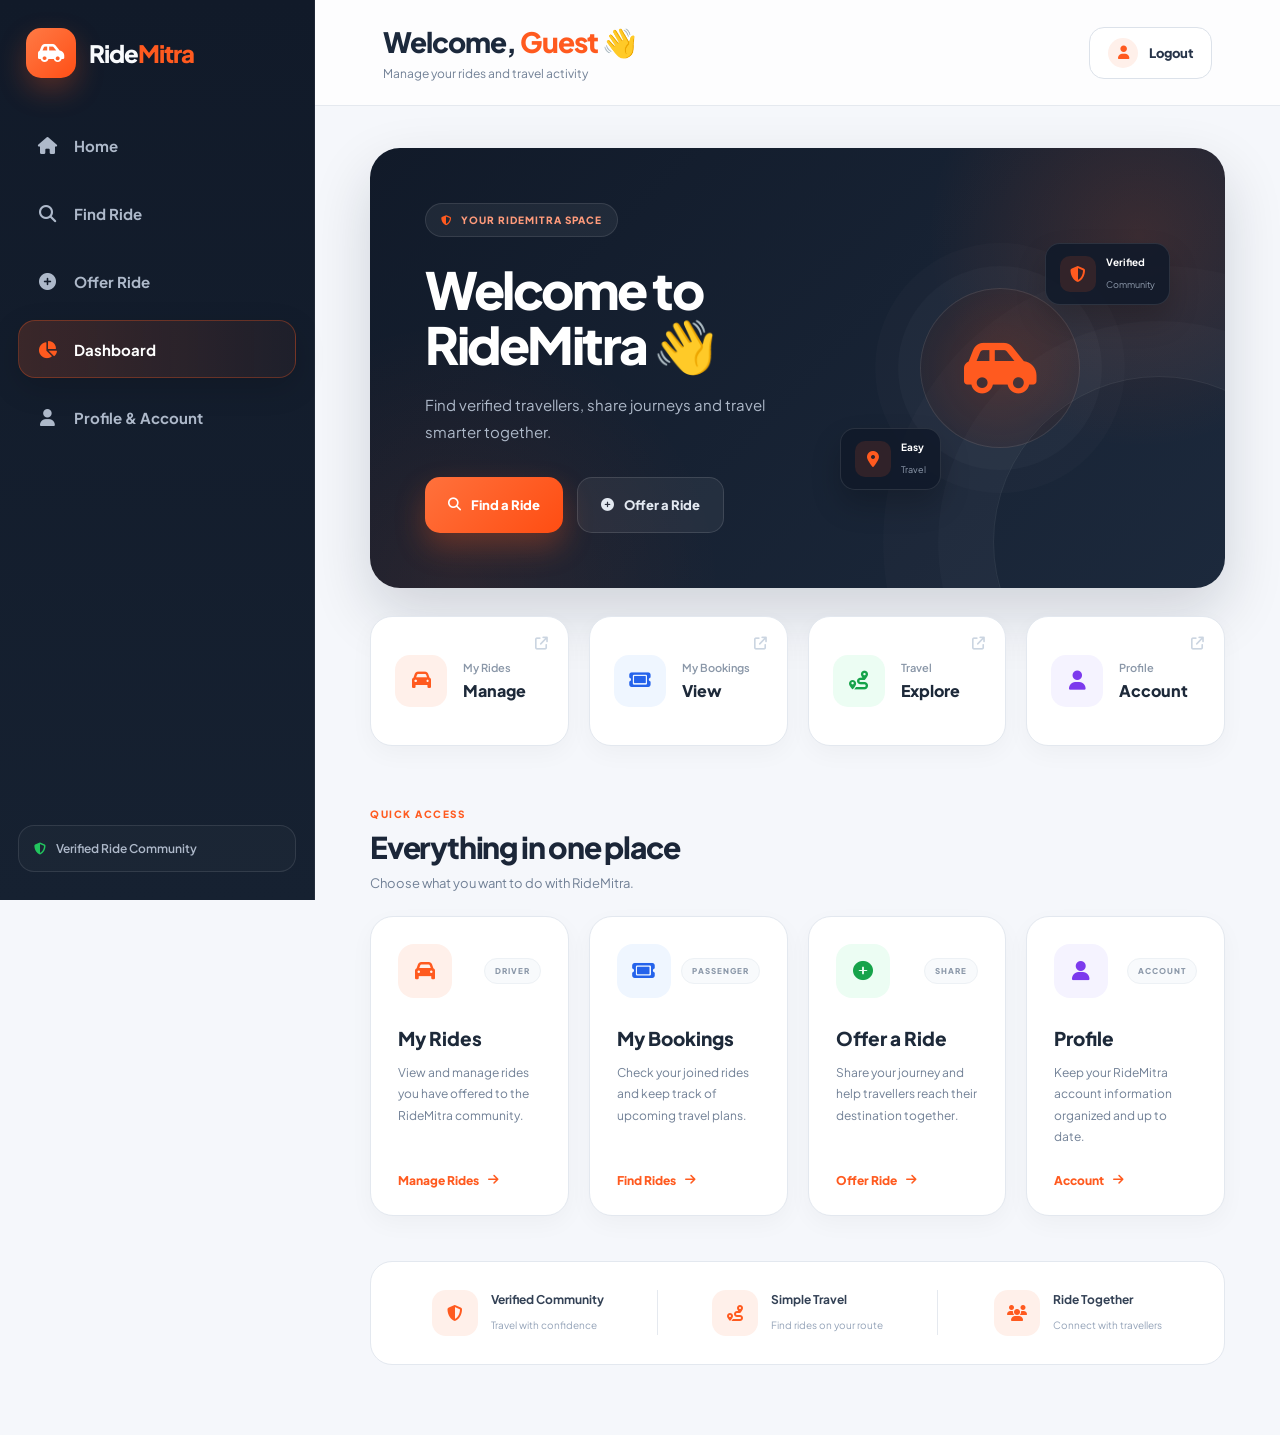
<file: dashboard.html>
<!DOCTYPE html>
<html lang="en">

<head>

    <meta charset="UTF-8">
    <meta name="viewport" content="width=device-width, initial-scale=1.0">

    <title>Dashboard - RideMitra</title>


    <!-- Google Font -->

    <link href="https://fonts.googleapis.com/css2?family=Plus+Jakarta+Sans:wght@400;500;600;700;800&display=swap"
        rel="stylesheet">


    <!-- Font Awesome -->

    <link rel="stylesheet" href="https://cdnjs.cloudflare.com/ajax/libs/font-awesome/6.4.0/css/all.min.css">


    <style>
        /* =====================================================
           RESET
        ===================================================== */

        * {
            margin: 0;
            padding: 0;
            box-sizing: border-box;
        }


        :root {

            --primary: #ff5a1f;
            --primary-dark: #e94812;

            --sidebar: #111a29;
            --sidebar-light: #172234;

            --text: #1b2638;
            --muted: #718096;

            --border: #e4e8ee;

            --bg: #f5f7fb;

        }


        html {
            scroll-behavior: smooth;
        }


        body {

            font-family:
                "Plus Jakarta Sans",
                sans-serif;

            background:
                #f5f7fb;

            color:
                var(--text);

            min-height:
                100vh;

        }


        a {
            text-decoration:
                none;
        }


        button,
        input {
            font-family:
                inherit;
        }



        /* =====================================================
           SIDEBAR
        ===================================================== */

        .side-nav {

            position:
                fixed;

            top:
                0;

            left:
                0;

            width:
                315px;

            height:
                100vh;

            z-index:
                1000;

            display:
                flex;

            flex-direction:
                column;

            padding:
                28px 18px;

            background:
                linear-gradient(180deg,
                    #111a29 0%,
                    #162131 100%);

            border-right:
                1px solid rgba(255, 255, 255, 0.06);

            transition:
                transform 0.35s ease;

        }



        /* =====================================================
           LOGO
        ===================================================== */

        .side-logo {

            display:
                flex;

            align-items:
                center;

            gap:
                13px;

            padding:
                0 8px;

            margin-bottom:
                38px;

        }


        .logo-icon {

            width:
                50px;

            height:
                50px;

            display:
                flex;

            align-items:
                center;

            justify-content:
                center;

            border-radius:
                15px;

            color:
                white;

            font-size:
                21px;

            background:
                linear-gradient(135deg,
                    #ff7a45,
                    #ff4f16);

            box-shadow:
                0 12px 28px rgba(255, 90, 31, 0.28);

        }


        .side-logo strong {

            color:
                #f8fafc;

            font-size:
                24px;

            font-weight:
                800;

            letter-spacing:
                -1px;

        }


        .side-logo span {

            color:
                var(--primary);

        }



        /* =====================================================
           NAVIGATION
        ===================================================== */

        .side-nav-links {

            display:
                flex;

            flex-direction:
                column;

            gap:
                10px;

        }


        .side-nav-links a {

            min-height:
                58px;

            display:
                flex;

            align-items:
                center;

            gap:
                17px;

            padding:
                0 18px;

            border-radius:
                17px;

            color:
                #aeb9ca;

            font-size:
                15px;

            font-weight:
                700;

            transition:
                all 0.25s ease;

            border:
                1px solid transparent;

        }


        .side-nav-links a i {

            width:
                20px;

            text-align:
                center;

            font-size:
                17px;

        }


        .side-nav-links a:hover {

            color:
                white;

            background:
                rgba(255, 255, 255, 0.04);

        }


        .side-nav-links a.active {

            color:
                white;

            background:
                linear-gradient(90deg,
                    rgba(255, 90, 31, 0.17),
                    rgba(255, 90, 31, 0.05));

            border:
                1px solid rgba(255, 90, 31, 0.30);

            box-shadow:
                0 10px 30px rgba(0, 0, 0, 0.15);

        }


        .side-nav-links a.active i {

            color:
                var(--primary);

        }



        /* =====================================================
           SIDEBAR FOOTER
        ===================================================== */

        .sidebar-footer {

            margin-top:
                auto;

            padding:
                15px;

            display:
                flex;

            align-items:
                center;

            gap:
                10px;

            border-radius:
                16px;

            color:
                #aeb9ca;

            font-size:
                12px;

            font-weight:
                600;

            border:
                1px solid rgba(255, 255, 255, 0.10);

            background:
                rgba(255, 255, 255, 0.025);

        }


        .sidebar-footer i {

            color:
                #22c55e;

        }



        /* =====================================================
           MAIN LAYOUT
        ===================================================== */

        .main-layout {

            margin-left:
                315px;

            min-height:
                100vh;

        }



        /* =====================================================
           TOP BAR
        ===================================================== */

        .top-bar {

            min-height:
                106px;

            display:
                flex;

            align-items:
                center;

            justify-content:
                space-between;

            padding:
                0 68px;

            background:
                rgba(255, 255, 255, 0.80);

            border-bottom:
                1px solid #e5e9ef;

        }


        .top-bar-left h2 {

            color:
                #1c293c;

            font-size:
                28px;

            font-weight:
                800;

            letter-spacing:
                -1px;

        }


        .top-bar-left p {

            margin-top:
                6px;

            color:
                #718096;

            font-size:
                12px;

        }


        .top-bar-right {

            display:
                flex;

            align-items:
                center;

            gap:
                14px;

        }



        /* =====================================================
           USER BUTTON
        ===================================================== */

        .user-button {

            display:
                flex;

            align-items:
                center;

            gap:
                11px;

            min-height:
                52px;

            padding:
                0 18px;

            border-radius:
                15px;

            border:
                1px solid #dce2ea;

            background:
                #ffffff;

            color:
                #273449;

            font-size:
                13px;

            font-weight:
                800;

            cursor:
                pointer;

            transition:
                all 0.25s ease;

        }


        .user-button:hover {

            transform:
                translateY(-2px);

            border-color:
                rgba(255, 90, 31, 0.4);

            box-shadow:
                0 10px 25px rgba(15, 23, 42, 0.08);

        }


        .user-avatar {

            width:
                30px;

            height:
                30px;

            display:
                flex;

            align-items:
                center;

            justify-content:
                center;

            border-radius:
                50%;

            background:
                #fff0ea;

            color:
                var(--primary);

        }



        /* =====================================================
           MENU BUTTON
        ===================================================== */

        .menu-toggle {

            display:
                none;

            position:
                fixed;

            top:
                18px;

            left:
                18px;

            width:
                44px;

            height:
                44px;

            z-index:
                1200;

            border:
                none;

            border-radius:
                12px;

            color:
                white;

            background:
                var(--primary);

            cursor:
                pointer;

        }



        /* =====================================================
           DASHBOARD CONTENT
        ===================================================== */

        .dashboard-content {

            width:
                100%;

            max-width:
                1500px;

            margin:
                0 auto;

            padding:
                42px 55px 70px;

        }



        /* =====================================================
           DASHBOARD HERO
        ===================================================== */

        .dashboard-hero {

            position:
                relative;

            min-height:
                390px;

            overflow:
                hidden;

            display:
                flex;

            align-items:
                center;

            justify-content:
                space-between;

            gap:
                40px;

            padding:
                55px 55px;

            border-radius:
                30px;

            background:

                radial-gradient(circle at 90% 20%,
                    rgba(255, 90, 31, 0.15),
                    transparent 25%),

                radial-gradient(circle at 10% 100%,
                    rgba(255, 90, 31, 0.09),
                    transparent 30%),

                linear-gradient(135deg,
                    #111a29,
                    #1c293c);

            box-shadow:
                0 25px 60px rgba(15, 23, 42, 0.16);

        }


        .dashboard-hero::before {

            content:
                "";

            position:
                absolute;

            width:
                330px;

            height:
                330px;

            right:
                -100px;

            bottom:
                -120px;

            border-radius:
                50%;

            border:
                1px solid rgba(255, 255, 255, 0.08);

            box-shadow:

                0 0 0 55px rgba(255, 255, 255, 0.02),

                0 0 0 110px rgba(255, 255, 255, 0.015);

        }


        .dashboard-hero-content {

            position:
                relative;

            z-index:
                2;

            max-width:
                720px;

        }



        /* =====================================================
           BADGE
        ===================================================== */

        .dashboard-badge {

            display:
                inline-flex;

            align-items:
                center;

            gap:
                9px;

            padding:
                10px 15px;

            margin-bottom:
                25px;

            border-radius:
                999px;

            color:
                #ff9b7b;

            background:
                rgba(255, 255, 255, 0.06);

            border:
                1px solid rgba(255, 255, 255, 0.10);

            font-size:
                10px;

            font-weight:
                800;

            letter-spacing:
                1px;

            text-transform:
                uppercase;

        }


        .dashboard-badge i {

            color:
                var(--primary);

        }



        /* =====================================================
           HERO TEXT
        ===================================================== */

        .dashboard-hero h1 {

            margin-bottom:
                18px;

            color:
                white;

            font-size:
                clamp(40px, 4vw, 62px);

            line-height:
                1.08;

            letter-spacing:
                -2.5px;

            font-weight:
                800;

        }


        .dashboard-hero p {

            max-width:
                620px;

            color:
                #aeb9c9;

            font-size:
                15px;

            line-height:
                1.8;

        }



        /* =====================================================
           HERO ACTIONS
        ===================================================== */

        .dashboard-hero-actions {

            display:
                flex;

            align-items:
                center;

            gap:
                14px;

            margin-top:
                32px;

            flex-wrap:
                wrap;

        }


        .dashboard-btn {

            min-height:
                56px;

            display:
                inline-flex;

            align-items:
                center;

            justify-content:
                center;

            gap:
                10px;

            padding:
                0 23px;

            border-radius:
                15px;

            font-size:
                13px;

            font-weight:
                800;

            transition:
                all 0.25s ease;

        }


        .dashboard-btn:hover {

            transform:
                translateY(-3px);

        }


        .dashboard-btn-primary {

            color:
                white;

            background:
                linear-gradient(135deg,
                    #ff713c,
                    #ff4d12);

            box-shadow:
                0 14px 30px rgba(255, 90, 31, 0.30);

        }


        .dashboard-btn-secondary {

            color:
                #e2e8f0;

            background:
                rgba(255, 255, 255, 0.06);

            border:
                1px solid rgba(255, 255, 255, 0.12);

        }



        /* =====================================================
           HERO VISUAL
        ===================================================== */

        .dashboard-hero-visual {

            position:
                relative;

            z-index:
                2;

            width:
                330px;

            height:
                260px;

            flex-shrink:
                0;

        }


        .dashboard-car-circle {

            position:
                absolute;

            width:
                160px;

            height:
                160px;

            top:
                50px;

            left:
                80px;

            display:
                flex;

            align-items:
                center;

            justify-content:
                center;

            border-radius:
                50%;

            color:
                var(--primary);

            font-size:
                58px;

            background:

                radial-gradient(circle,
                    rgba(255, 90, 31, 0.20),
                    rgba(255, 255, 255, 0.02));

            border:
                1px solid rgba(255, 255, 255, 0.10);

            box-shadow:

                0 0 0 22px rgba(255, 255, 255, 0.025),

                0 0 0 45px rgba(255, 255, 255, 0.015);

        }


        .floating-stat {

            position:
                absolute;

            display:
                flex;

            align-items:
                center;

            gap:
                10px;

            padding:
                12px 14px;

            border-radius:
                15px;

            background:
                rgba(17, 26, 41, 0.88);

            border:
                1px solid rgba(255, 255, 255, 0.10);

            box-shadow:
                0 15px 30px rgba(0, 0, 0, 0.20);

        }


        .floating-stat i {

            width:
                36px;

            height:
                36px;

            display:
                flex;

            align-items:
                center;

            justify-content:
                center;

            border-radius:
                10px;

            color:
                var(--primary);

            background:
                rgba(255, 90, 31, 0.13);

        }


        .floating-stat strong {

            display:
                block;

            color:
                white;

            font-size:
                10px;

            margin-bottom:
                3px;

        }


        .floating-stat span {

            color:
                #8f9bad;

            font-size:
                9px;

        }


        .stat-one {

            top:
                5px;

            right:
                0;

        }


        .stat-two {

            bottom:
                8px;

            left:
                0;

        }



        /* =====================================================
           QUICK STATS
        ===================================================== */

        .dashboard-stats {

            display:
                grid;

            grid-template-columns:
                repeat(4, 1fr);

            gap:
                20px;

            margin-top:
                28px;

        }


        .dashboard-stat-card {

            position:
                relative;

            min-height:
                130px;

            display:
                flex;

            align-items:
                center;

            gap:
                16px;

            padding:
                24px;

            border-radius:
                22px;

            background:
                white;

            border:
                1px solid #e3e8ef;

            transition:
                all 0.25s ease;

            box-shadow:
                0 8px 25px rgba(15, 23, 42, 0.035);

        }


        .dashboard-stat-card:hover {

            transform:
                translateY(-5px);

            box-shadow:
                0 20px 40px rgba(15, 23, 42, 0.08);

        }


        .stat-icon {

            width:
                52px;

            height:
                52px;

            display:
                flex;

            align-items:
                center;

            justify-content:
                center;

            border-radius:
                15px;

            font-size:
                19px;

        }


        .orange {

            color:
                #ff5a1f;

            background:
                #fff0ea;

        }


        .blue {

            color:
                #2563eb;

            background:
                #eff6ff;

        }


        .green {

            color:
                #16a34a;

            background:
                #ecfdf3;

        }


        .purple {

            color:
                #7c3aed;

            background:
                #f5f3ff;

        }


        .dashboard-stat-card span {

            display:
                block;

            color:
                #8a97a8;

            font-size:
                11px;

            font-weight:
                600;

            margin-bottom:
                6px;

        }


        .dashboard-stat-card strong {

            color:
                #1d2939;

            font-size:
                16px;

            font-weight:
                800;

        }


        .stat-arrow {

            position:
                absolute;

            right:
                20px;

            top:
                20px;

            color:
                #cbd5e1;

            font-size:
                13px;

        }



        /* =====================================================
           SECTION
        ===================================================== */

        .dashboard-section {

            margin-top:
                55px;

        }


        .section-kicker {

            display:
                inline-block;

            margin-bottom:
                8px;

            color:
                var(--primary);

            font-size:
                10px;

            font-weight:
                800;

            letter-spacing:
                1.5px;

        }


        .dashboard-section-heading h2 {

            font-size:
                30px;

            font-weight:
                800;

            letter-spacing:
                -1.2px;

            color:
                #1b2638;

        }


        .dashboard-section-heading p {

            margin-top:
                9px;

            color:
                #718096;

            font-size:
                13px;

        }



        /* =====================================================
           FEATURE CARDS
        ===================================================== */

        .dashboard-card-grid {

            display:
                grid;

            grid-template-columns:
                repeat(4, 1fr);

            gap:
                20px;

            margin-top:
                25px;

        }


        .dashboard-feature-card {

            min-height:
                300px;

            display:
                flex;

            flex-direction:
                column;

            padding:
                27px;

            border-radius:
                23px;

            background:
                white;

            border:
                1px solid #e3e8ef;

            transition:
                all 0.25s ease;

            box-shadow:
                0 8px 25px rgba(15, 23, 42, 0.035);

        }


        .dashboard-feature-card:hover {

            transform:
                translateY(-6px);

            border-color:
                rgba(255, 90, 31, 0.25);

            box-shadow:
                0 22px 45px rgba(15, 23, 42, 0.09);

        }


        .dashboard-card-top {

            display:
                flex;

            align-items:
                center;

            justify-content:
                space-between;

            margin-bottom:
                28px;

        }


        .dashboard-feature-icon {

            width:
                54px;

            height:
                54px;

            display:
                flex;

            align-items:
                center;

            justify-content:
                center;

            border-radius:
                16px;

            font-size:
                20px;

        }


        .dashboard-card-label {

            padding:
                7px 10px;

            border-radius:
                999px;

            color:
                #8a97a8;

            background:
                #f8fafc;

            border:
                1px solid #edf1f5;

            font-size:
                8px;

            font-weight:
                800;

            letter-spacing:
                1px;

        }


        .dashboard-feature-card h3 {

            margin-bottom:
                12px;

            font-size:
                19px;

            font-weight:
                800;

            color:
                #1d2939;

        }


        .dashboard-feature-card p {

            color:
                #718096;

            font-size:
                12px;

            line-height:
                1.8;

        }


        .dashboard-card-link {

            display:
                inline-flex;

            align-items:
                center;

            gap:
                9px;

            margin-top:
                auto;

            padding-top:
                25px;

            color:
                var(--primary);

            font-size:
                12px;

            font-weight:
                800;

        }



        /* =====================================================
           TRUST STRIP
        ===================================================== */

        .dashboard-trust-strip {

            display:
                grid;

            grid-template-columns:
                1fr auto 1fr auto 1fr;

            align-items:
                center;

            gap:
                28px;

            margin-top:
                45px;

            padding:
                28px 35px;

            border-radius:
                22px;

            background:
                white;

            border:
                1px solid #e3e8ef;

        }


        .trust-item {

            display:
                flex;

            align-items:
                center;

            justify-content:
                center;

            gap:
                13px;

        }


        .trust-icon {

            width:
                46px;

            height:
                46px;

            display:
                flex;

            align-items:
                center;

            justify-content:
                center;

            border-radius:
                14px;

            color:
                var(--primary);

            background:
                #fff0ea;

        }


        .trust-item strong {

            display:
                block;

            font-size:
                12px;

            color:
                #334155;

            margin-bottom:
                5px;

        }


        .trust-item span {

            color:
                #94a3b8;

            font-size:
                10px;

        }


        .trust-divider {

            width:
                1px;

            height:
                45px;

            background:
                #e5e9ef;

        }



        /* =====================================================
           MOBILE OVERLAY
        ===================================================== */

        .sidebar-overlay {

            display:
                none;

            position:
                fixed;

            inset:
                0;

            z-index:
                900;

            background:
                rgba(15, 23, 42, 0.55);

        }



        /* =====================================================
           TABLET
        ===================================================== */

        @media (max-width: 1250px) {

            .side-nav {
                width: 270px;
            }

            .main-layout {
                margin-left: 270px;
            }

            .dashboard-content {
                padding: 35px 30px 60px;
            }

            .dashboard-card-grid {
                grid-template-columns:
                    repeat(2, 1fr);
            }

            .dashboard-stats {
                grid-template-columns:
                    repeat(2, 1fr);
            }

        }



        /* =====================================================
           MOBILE
        ===================================================== */

        @media (max-width: 850px) {

            .side-nav {

                width:
                    280px;

                transform:
                    translateX(-100%);

            }


            .side-nav.open {

                transform:
                    translateX(0);

            }


            .sidebar-overlay.show {

                display:
                    block;

            }


            .main-layout {

                margin-left:
                    0;

            }


            .menu-toggle {

                display:
                    flex;

                align-items:
                    center;

                justify-content:
                    center;

            }


            .top-bar {

                min-height:
                    80px;

                padding:
                    0 25px 0 82px;

            }


            .top-bar-left h2 {

                font-size:
                    22px;

            }


            .dashboard-content {

                padding:
                    25px 18px 50px;

            }


            .dashboard-hero {

                padding:
                    40px 30px;

                min-height:
                    auto;

            }


            .dashboard-hero-visual {

                display:
                    none;

            }


            .dashboard-trust-strip {

                grid-template-columns:
                    1fr;

            }


            .trust-divider {

                width:
                    100%;

                height:
                    1px;

            }


            .trust-item {

                justify-content:
                    flex-start;

            }

        }



        /* =====================================================
           SMALL MOBILE
        ===================================================== */

        @media (max-width: 600px) {

            .top-bar {

                padding-right:
                    16px;

            }


            .top-bar-left p {

                display:
                    none;

            }


            .user-button span {

                display:
                    none;

            }


            .user-button {

                min-width:
                    48px;

                padding:
                    0 12px;

            }


            .dashboard-hero {

                padding:
                    32px 24px;

                border-radius:
                    23px;

            }


            .dashboard-hero h1 {

                font-size:
                    36px;

                letter-spacing:
                    -1.5px;

            }


            .dashboard-hero-actions {

                flex-direction:
                    column;

                align-items:
                    stretch;

            }


            .dashboard-btn {

                width:
                    100%;

            }


            .dashboard-stats {

                grid-template-columns:
                    1fr;

            }


            .dashboard-card-grid {

                grid-template-columns:
                    1fr;

            }


            .dashboard-section-heading h2 {

                font-size:
                    25px;

            }

        }
    </style>

</head>



<body>


    <!-- MOBILE OVERLAY -->

    <div class="sidebar-overlay" id="sidebarOverlay">
    </div>



    <!-- MENU TOGGLE -->

    <button class="menu-toggle" id="menuToggle" type="button">

        <i class="fa-solid fa-bars"></i>

    </button>



    <!-- =====================================================
         SIDEBAR
    ===================================================== -->

    <nav class="side-nav" id="sideNav">


        <!-- LOGO -->

        <div class="side-logo">

            <div class="logo-icon">

                <i class="fa-solid fa-car-side"></i>

            </div>

            <strong>
                Ride<span>Mitra</span>
            </strong>

        </div>



        <!-- NAVIGATION -->

        <div class="side-nav-links">


            <a href="index.html">

                <i class="fa-solid fa-house"></i>

                <span>Home</span>

            </a>


            <a href="find-ride.html">

                <i class="fa-solid fa-magnifying-glass"></i>

                <span>Find Ride</span>

            </a>


            <a href="offer-ride.html">

                <i class="fa-solid fa-circle-plus"></i>

                <span>Offer Ride</span>

            </a>


            <a href="dashboard.html" class="active">

                <i class="fa-solid fa-chart-pie"></i>

                <span>Dashboard</span>

            </a>
            <a href="account.html">

                <i class="fa-solid fa-user"></i>

                <span>Profile & Account</span>

            </a>


        </div>



        <!-- SIDEBAR FOOTER -->

        <div class="sidebar-footer">

            <i class="fa-solid fa-shield-halved"></i>

            <span>Verified Ride Community</span>

        </div>


    </nav>



    <!-- =====================================================
         MAIN
    ===================================================== -->

    <div class="main-layout">


        <!-- TOPBAR -->

        <header class="top-bar">


            <div class="top-bar-left">

                <h2 id="topGreeting">
                    Welcome
                </h2>

                <p>
                    Manage your rides and travel activity
                </p>

            </div>



            <div class="top-bar-right">


                <button type="button" id="logoutButton" class="user-button">

                    <div class="user-avatar">

                        <i class="fa-solid fa-user"></i>

                    </div>

                    <span id="logoutText">
                        Logout
                    </span>

                </button>


            </div>


        </header>



        <!-- =================================================
             DASHBOARD CONTENT
        ================================================= -->

        <main class="dashboard-content">


            <!-- HERO -->

            <section class="dashboard-hero">


                <div class="dashboard-hero-content">


                    <div class="dashboard-badge">

                        <i class="fa-solid fa-shield-halved"></i>

                        <span>Your RideMitra Space</span>

                    </div>



                    <h1 id="dashboardWelcome">

                        Welcome to your Dashboard

                    </h1>



                    <p id="dashboardUserEmail">

                        Manage your rides, bookings and travel
                        activity from one premium space.

                    </p>



                    <div class="dashboard-hero-actions">


                        <a href="find-ride.html" class="dashboard-btn dashboard-btn-primary">

                            <i class="fa-solid fa-magnifying-glass"></i>

                            Find a Ride

                        </a>



                        <a href="offer-ride.html" class="dashboard-btn dashboard-btn-secondary">

                            <i class="fa-solid fa-circle-plus"></i>

                            Offer a Ride

                        </a>


                    </div>


                </div>



                <!-- HERO VISUAL -->

                <div class="dashboard-hero-visual">


                    <div class="dashboard-car-circle">

                        <i class="fa-solid fa-car-side"></i>

                    </div>



                    <div class="floating-stat stat-one">

                        <i class="fa-solid fa-shield-halved"></i>

                        <div>

                            <strong>Verified</strong>

                            <span>Community</span>

                        </div>

                    </div>



                    <div class="floating-stat stat-two">

                        <i class="fa-solid fa-location-dot"></i>

                        <div>

                            <strong>Easy</strong>

                            <span>Travel</span>

                        </div>

                    </div>


                </div>


            </section>



            <!-- =================================================
                 QUICK STATS
            ================================================= -->

            <section class="dashboard-stats">


                <div class="dashboard-stat-card">

                    <div class="stat-icon orange">

                        <i class="fa-solid fa-car"></i>

                    </div>

                    <div>

                        <span>My Rides</span>

                        <strong>Manage</strong>

                    </div>

                    <i class="fa-solid fa-arrow-up-right-from-square stat-arrow">
                    </i>

                </div>



                <div class="dashboard-stat-card">

                    <div class="stat-icon blue">

                        <i class="fa-solid fa-ticket"></i>

                    </div>

                    <div>

                        <span>My Bookings</span>

                        <strong>View</strong>

                    </div>

                    <i class="fa-solid fa-arrow-up-right-from-square stat-arrow">
                    </i>

                </div>



                <div class="dashboard-stat-card">

                    <div class="stat-icon green">

                        <i class="fa-solid fa-route"></i>

                    </div>

                    <div>

                        <span>Travel</span>

                        <strong>Explore</strong>

                    </div>

                    <i class="fa-solid fa-arrow-up-right-from-square stat-arrow">
                    </i>

                </div>



                <div class="dashboard-stat-card">

                    <div class="stat-icon purple">

                        <i class="fa-solid fa-user"></i>

                    </div>

                    <div>

                        <span>Profile</span>

                        <strong>Account</strong>

                    </div>

                    <i class="fa-solid fa-arrow-up-right-from-square stat-arrow">
                    </i>

                </div>


            </section>



            <!-- =================================================
                 QUICK ACCESS
            ================================================= -->

            <section class="dashboard-section">


                <div class="dashboard-section-heading">

                    <span class="section-kicker">
                        QUICK ACCESS
                    </span>

                    <h2>
                        Everything in one place
                    </h2>

                    <p>
                        Choose what you want to do with RideMitra.
                    </p>

                </div>



                <div class="dashboard-card-grid">


                    <!-- MY RIDES -->

                    <article class="dashboard-feature-card">


                        <div class="dashboard-card-top">

                            <div class="dashboard-feature-icon orange">

                                <i class="fa-solid fa-car"></i>

                            </div>

                            <span class="dashboard-card-label">
                                DRIVER
                            </span>

                        </div>


                        <h3>My Rides</h3>


                        <p>
                            View and manage rides you have offered
                            to the RideMitra community.
                        </p>


                        <a href="offer-ride.html" class="dashboard-card-link">

                            Manage Rides

                            <i class="fa-solid fa-arrow-right"></i>

                        </a>


                    </article>



                    <!-- BOOKINGS -->

                    <article class="dashboard-feature-card">


                        <div class="dashboard-card-top">

                            <div class="dashboard-feature-icon blue">

                                <i class="fa-solid fa-ticket"></i>

                            </div>

                            <span class="dashboard-card-label">
                                PASSENGER
                            </span>

                        </div>


                        <h3>My Bookings</h3>


                        <p>
                            Check your joined rides and keep track
                            of upcoming travel plans.
                        </p>


                        <a href="find-ride.html" class="dashboard-card-link">

                            Find Rides

                            <i class="fa-solid fa-arrow-right"></i>

                        </a>


                    </article>



                    <!-- OFFER -->

                    <article class="dashboard-feature-card">


                        <div class="dashboard-card-top">

                            <div class="dashboard-feature-icon green">

                                <i class="fa-solid fa-circle-plus"></i>

                            </div>

                            <span class="dashboard-card-label">
                                SHARE
                            </span>

                        </div>


                        <h3>Offer a Ride</h3>


                        <p>
                            Share your journey and help travellers
                            reach their destination together.
                        </p>


                        <a href="offer-ride.html" class="dashboard-card-link">

                            Offer Ride

                            <i class="fa-solid fa-arrow-right"></i>

                        </a>


                    </article>



                    <!-- PROFILE -->

                    <article class="dashboard-feature-card">


                        <div class="dashboard-card-top">

                            <div class="dashboard-feature-icon purple">

                                <i class="fa-solid fa-user"></i>

                            </div>

                            <span class="dashboard-card-label">
                                ACCOUNT
                            </span>

                        </div>


                        <h3>Profile</h3>


                        <p>
                            Keep your RideMitra account information
                            organized and up to date.
                        </p>


                        <a href="account.html" class="dashboard-card-link">

                            Account

                            <i class="fa-solid fa-arrow-right"></i>

                        </a>


                    </article>


                </div>


            </section>



            <!-- =================================================
                 TRUST STRIP
            ================================================= -->

            <section class="dashboard-trust-strip">


                <div class="trust-item">

                    <div class="trust-icon">

                        <i class="fa-solid fa-shield-halved"></i>

                    </div>

                    <div>

                        <strong>Verified Community</strong>

                        <span>Travel with confidence</span>

                    </div>

                </div>



                <div class="trust-divider"></div>



                <div class="trust-item">

                    <div class="trust-icon">

                        <i class="fa-solid fa-route"></i>

                    </div>

                    <div>

                        <strong>Simple Travel</strong>

                        <span>Find rides on your route</span>

                    </div>

                </div>



                <div class="trust-divider"></div>



                <div class="trust-item">

                    <div class="trust-icon">

                        <i class="fa-solid fa-users"></i>

                    </div>

                    <div>

                        <strong>Ride Together</strong>

                        <span>Connect with travellers</span>

                    </div>

                </div>


            </section>


        </main>


    </div>



    <!-- =====================================================
         JAVASCRIPT
    ===================================================== -->

    <script>

        document.addEventListener(
            "DOMContentLoaded",
            function () {


                /* =============================================
                   ELEMENTS
                ============================================= */

                const sideNav =
                    document.getElementById("sideNav");

                const menuToggle =
                    document.getElementById("menuToggle");

                const sidebarOverlay =
                    document.getElementById("sidebarOverlay");

                const logoutButton =
                    document.getElementById("logoutButton");


                /* =============================================
                   MOBILE SIDEBAR
                ============================================= */

                if (menuToggle) {

                    menuToggle.addEventListener(
                        "click",
                        function () {

                            sideNav.classList.toggle("open");

                            sidebarOverlay.classList.toggle("show");

                        }
                    );

                }


                if (sidebarOverlay) {

                    sidebarOverlay.addEventListener(
                        "click",
                        function () {

                            sideNav.classList.remove("open");

                            sidebarOverlay.classList.remove("show");

                        }
                    );

                }



                /* =============================================
                   USER DATA
                ============================================= */

                const storedUser =
                    localStorage.getItem("rideMitraUser") ||
                    localStorage.getItem("rm_current_user");

                const isLoggedIn =
                    localStorage.getItem("rideMitraLoggedIn");


                let user = null;


                if (storedUser) {

                    try {

                        user =
                            JSON.parse(storedUser);

                    }

                    catch (error) {

                        console.error(
                            "Invalid user data"
                        );

                    }

                }



                /* =============================================
                   DASHBOARD USER TEXT
                ============================================= */

                const welcome =
                    document.getElementById(
                        "dashboardWelcome"
                    );

                const email =
                    document.getElementById(
                        "dashboardUserEmail"
                    );

                const topGreeting =
                    document.getElementById(
                        "topGreeting"
                    );


                if (user && isLoggedIn) {

                    const userName =
                        user.name || "Traveller";


                    if (welcome) {

                        welcome.innerHTML =
                            `Welcome back, ${userName}! 👋`;

                    }


                    if (email) {

                        email.textContent =
                            "Manage your rides, bookings and travel activity from one place.";

                    }


                    if (topGreeting) {

                        topGreeting.innerHTML =
                            `Welcome, <span style="color:#ff5a1f">${userName}</span> 👋`;

                    }

                }


                else {

                    if (welcome) {

                        welcome.innerHTML =
                            "Welcome to RideMitra 👋";

                    }


                    if (email) {

                        email.textContent =
                            "Find verified travellers, share journeys and travel smarter together.";

                    }


                    if (topGreeting) {

                        topGreeting.innerHTML =
                            `Welcome, <span style="color:#ff5a1f">Guest</span> 👋`;

                    }

                }



                /* =============================================
                   LOGOUT
                ============================================= */

                if (logoutButton) {

                    logoutButton.addEventListener(
                        "click",
                        function () {


                            localStorage.removeItem(
                                "rideMitraLoggedIn"
                            );


                            localStorage.removeItem(
                                "rideMitraUser"
                            );


                            localStorage.removeItem(
                                "rm_current_user"
                            );


                            window.location.href =
                                "login.html";

                        }
                    );

                }


            }
        );

    </script>


</body>

</html>
</file>
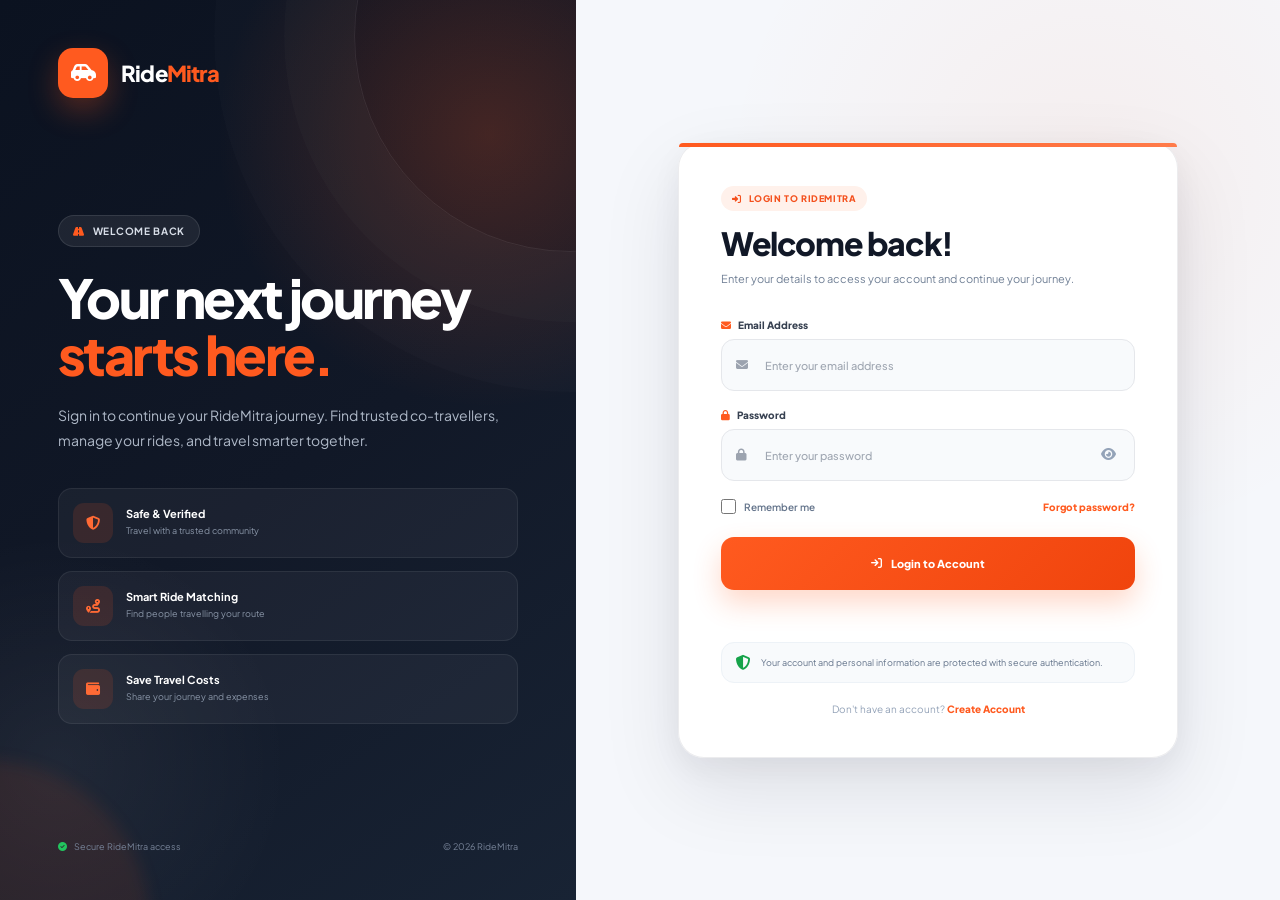
<file: login.html>
<!DOCTYPE html>
<html lang="en">

<head>
    <meta charset="UTF-8">
    <meta name="viewport" content="width=device-width, initial-scale=1.0">

    <title>Welcome Back - RideMitra</title>

    <!-- Google Font -->
    <link href="https://fonts.googleapis.com/css2?family=Plus+Jakarta+Sans:wght@400;500;600;700;800&display=swap"
        rel="stylesheet">

    <!-- Font Awesome -->
    <link rel="stylesheet"
        href="https://cdnjs.cloudflare.com/ajax/libs/font-awesome/6.4.0/css/all.min.css">

    <style>
        /* =========================================================
           RIDEMITRA LOGIN PAGE
           PREMIUM RESPONSIVE DESIGN
        ========================================================== */

        * {
            margin: 0;
            padding: 0;
            box-sizing: border-box;
        }

        :root {
            --primary: #ff5a1f;
            --primary-dark: #e8460d;
            --primary-light: #fff1eb;

            --dark: #0b1220;
            --dark-secondary: #111827;

            --text: #111827;
            --muted: #718096;

            --border: #e7ebf0;
            --background: #f5f7fb;

            --success: #16a34a;
            --danger: #dc2626;
        }

        html,
        body {
            width: 100%;
            min-height: 100%;
        }

        body {
            font-family: "Plus Jakarta Sans", sans-serif;
            background: var(--background);
            color: var(--text);
            overflow-x: hidden;
        }

        button,
        input {
            font-family: inherit;
        }

        /* =========================================================
           MAIN LAYOUT
        ========================================================== */

        .login-page {
            width: 100%;
            min-height: 100vh;

            display: grid;
            grid-template-columns: minmax(380px, 45%) minmax(0, 55%);

            background:
                radial-gradient(circle at 85% 20%,
                    rgba(255, 90, 31, 0.06),
                    transparent 28%),
                #f5f7fb;
        }

        /* =========================================================
           LEFT BRAND PANEL
        ========================================================== */

        .login-brand-panel {
            min-height: 100vh;

            position: relative;
            overflow: hidden;

            display: flex;
            flex-direction: column;
            justify-content: space-between;

            padding: 48px 58px;

            background:
                radial-gradient(circle at 85% 15%,
                    rgba(255, 90, 31, 0.22),
                    transparent 30%),
                radial-gradient(circle at 10% 85%,
                    rgba(255, 255, 255, 0.06),
                    transparent 25%),
                linear-gradient(145deg,
                    #0b1220 0%,
                    #111827 52%,
                    #182334 100%);

            color: #ffffff;
        }

        .login-brand-panel::before {
            content: "";

            position: absolute;

            width: 430px;
            height: 430px;

            border-radius: 50%;

            right: -210px;
            top: -180px;

            border: 1px solid rgba(255, 255, 255, 0.08);

            box-shadow:
                0 0 0 70px rgba(255, 255, 255, 0.015),
                0 0 0 140px rgba(255, 255, 255, 0.01);

            pointer-events: none;
        }

        .login-brand-panel::after {
            content: "";

            position: absolute;

            width: 330px;
            height: 330px;

            border-radius: 50%;

            left: -180px;
            bottom: -190px;

            background: rgba(255, 90, 31, 0.09);

            filter: blur(8px);

            pointer-events: none;
        }

        /* =========================================================
           BRAND
        ========================================================== */

        .brand {
            position: relative;
            z-index: 2;

            display: inline-flex;
            align-items: center;
            gap: 13px;

            width: fit-content;

            text-decoration: none;
            color: #ffffff;
        }

        .brand-icon {
            width: 50px;
            height: 50px;

            display: flex;
            align-items: center;
            justify-content: center;

            border-radius: 15px;

            background: var(--primary);

            color: #ffffff;
            font-size: 20px;

            box-shadow:
                0 12px 30px rgba(255, 90, 31, 0.30);
        }

        .brand-name {
            font-size: 22px;
            font-weight: 800;
            letter-spacing: -0.8px;
        }

        .brand-name span {
            color: var(--primary);
        }

        /* =========================================================
           BRAND CONTENT
        ========================================================== */

        .brand-content {
            position: relative;
            z-index: 2;

            width: 100%;
            max-width: 540px;

            margin: auto 0;
            padding: 50px 0;
        }

        .brand-badge {
            display: inline-flex;
            align-items: center;
            gap: 8px;

            padding: 9px 14px;
            margin-bottom: 22px;

            border-radius: 50px;

            background: rgba(255, 255, 255, 0.07);

            border: 1px solid rgba(255, 255, 255, 0.10);

            color: #d8dee8;

            font-size: 10px;
            font-weight: 700;
            letter-spacing: 0.7px;
        }

        .brand-badge i {
            color: var(--primary);
        }

        .brand-content h1 {
            font-size: clamp(42px, 4.2vw, 62px);
            line-height: 1.06;

            letter-spacing: -2.6px;
            font-weight: 800;

            margin-bottom: 20px;
        }

        .brand-content h1 span {
            color: var(--primary);
        }

        .brand-content>p {
            max-width: 500px;

            color: #aeb8c7;

            font-size: 14px;
            line-height: 1.8;
        }

        /* =========================================================
           TRUST FEATURES
        ========================================================== */

        .trust-list {
            display: grid;
            gap: 13px;

            margin-top: 34px;
            max-width: 500px;
        }

        .trust-item {
            display: flex;
            align-items: center;
            gap: 13px;

            padding: 14px;

            border-radius: 14px;

            background: rgba(255, 255, 255, 0.045);

            border: 1px solid rgba(255, 255, 255, 0.07);

            transition:
                transform 0.25s ease,
                background 0.25s ease;
        }

        .trust-item:hover {
            transform: translateX(5px);
            background: rgba(255, 255, 255, 0.07);
        }

        .trust-icon {
            width: 40px;
            height: 40px;

            flex: 0 0 40px;

            display: flex;
            align-items: center;
            justify-content: center;

            border-radius: 11px;

            background: rgba(255, 90, 31, 0.13);

            color: #ff6a35;
            font-size: 14px;
        }

        .trust-item strong {
            display: block;

            color: #ffffff;

            font-size: 11px;
            margin-bottom: 4px;
        }

        .trust-item span {
            display: block;

            color: #8995a7;

            font-size: 9px;
            line-height: 1.5;
        }

        /* =========================================================
           FOOTER
        ========================================================== */

        .brand-footer {
            position: relative;
            z-index: 2;

            display: flex;
            align-items: center;
            justify-content: space-between;

            gap: 15px;

            color: #778398;
            font-size: 9px;
        }

        .brand-footer span {
            display: flex;
            align-items: center;
            gap: 7px;
        }

        .brand-footer i {
            color: #22c55e;
        }

        /* =========================================================
           RIGHT FORM AREA
        ========================================================== */

        .login-form-area {
            min-height: 100vh;

            display: flex;
            align-items: center;
            justify-content: center;

            padding: 40px 50px;

            position: relative;
        }

        .login-form-area::before {
            content: "";

            position: absolute;

            width: 450px;
            height: 450px;

            border-radius: 50%;

            background:
                radial-gradient(circle,
                    rgba(255, 90, 31, 0.08),
                    transparent 68%);

            top: 50%;
            left: 50%;

            transform: translate(-50%, -50%);

            pointer-events: none;
        }

        /* =========================================================
           LOGIN CARD
        ========================================================== */

        .login-card {
            width: 100%;
            max-width: 500px;

            position: relative;
            z-index: 1;

            padding: 42px;

            background: rgba(255, 255, 255, 0.98);

            border: 1px solid rgba(15, 23, 42, 0.08);

            border-radius: 26px;

            box-shadow:
                0 30px 80px rgba(15, 23, 42, 0.10),
                0 10px 30px rgba(15, 23, 42, 0.05);
        }

        .login-card::before {
            content: "";

            position: absolute;

            top: 0;
            left: 0;
            right: 0;

            height: 4px;

            border-radius: 26px 26px 0 0;

            background:
                linear-gradient(90deg,
                    var(--primary),
                    #ff7b4a);
        }

        /* =========================================================
           FORM HEADER
        ========================================================== */

        .form-header {
            margin-bottom: 30px;
        }

        .form-badge {
            display: inline-flex;
            align-items: center;
            gap: 7px;

            padding: 7px 11px;
            margin-bottom: 13px;

            border-radius: 50px;

            background: var(--primary-light);
            color: #f4511e;

            font-size: 9px;
            font-weight: 800;
            letter-spacing: 0.6px;
        }

        .form-header h2 {
            font-size: 32px;
            line-height: 1.2;

            letter-spacing: -1.4px;
            font-weight: 800;

            color: #111827;

            margin-bottom: 8px;
        }

        .form-header p {
            color: var(--muted);

            font-size: 11px;
            line-height: 1.7;
        }

        /* =========================================================
           FORM
        ========================================================== */

        .form-group {
            margin-bottom: 18px;
        }

        .form-group label {
            display: flex;
            align-items: center;
            gap: 7px;

            margin-bottom: 8px;

            color: #374151;

            font-size: 10px;
            font-weight: 800;
        }

        .form-group label i {
            color: var(--primary);
            font-size: 10px;
        }

        .input-wrapper {
            position: relative;
        }

        .input-wrapper>.input-icon {
            position: absolute;

            left: 15px;
            top: 50%;

            transform: translateY(-50%);

            color: #9ca3af;
            font-size: 12px;

            pointer-events: none;

            transition: color 0.2s ease;
        }

        .form-group input {
            width: 100%;
            height: 52px;

            padding: 0 15px 0 43px;

            border: 1px solid #e5e7eb;

            border-radius: 13px;

            background: #f8fafc;

            color: #111827;

            outline: none;

            font-size: 11px;
            font-weight: 600;

            transition:
                border-color 0.2s ease,
                box-shadow 0.2s ease,
                background 0.2s ease;
        }

        .form-group input::placeholder {
            color: #a0a7b2;
            font-weight: 500;
        }

        .form-group input:hover {
            border-color: #cbd5e1;
            background: #ffffff;
        }

        .form-group input:focus {
            border-color: var(--primary);
            background: #ffffff;

            box-shadow:
                0 0 0 4px rgba(255, 90, 31, 0.08);
        }

        .input-wrapper:focus-within .input-icon {
            color: var(--primary);
        }

        /* PASSWORD TOGGLE */

        .password-toggle {
            position: absolute;

            right: 10px;
            top: 50%;

            transform: translateY(-50%);

            width: 34px;
            height: 34px;

            display: flex;
            align-items: center;
            justify-content: center;

            border: none;
            border-radius: 9px;

            background: transparent;

            color: #94a3b8;

            cursor: pointer;

            transition: 0.2s ease;
        }

        .password-toggle:hover {
            background: #f1f5f9;
            color: var(--primary);
        }

        #loginPassword {
            padding-right: 48px;
        }

        /* =========================================================
           FORM OPTIONS
        ========================================================== */

        .form-options {
            display: flex;
            align-items: center;
            justify-content: space-between;

            gap: 15px;

            margin: 3px 0 23px;
        }

        .remember-option {
            display: inline-flex;
            align-items: center;
            gap: 8px;

            color: #64748b;

            font-size: 10px;
            font-weight: 600;

            cursor: pointer;

            user-select: none;
        }

        .remember-option input {
            width: 15px;
            height: 15px;

            accent-color: var(--primary);

            cursor: pointer;
        }

        .forgot-link {
            color: var(--primary);

            font-size: 10px;
            font-weight: 800;

            text-decoration: none;

            transition: opacity 0.2s ease;
        }

        .forgot-link:hover {
            opacity: 0.75;
        }

        /* =========================================================
           LOGIN BUTTON
        ========================================================== */

        .login-btn {
            width: 100%;
            height: 53px;

            display: flex;
            align-items: center;
            justify-content: center;

            gap: 9px;

            border: none;
            border-radius: 13px;

            background:
                linear-gradient(135deg,
                    #ff5a1f,
                    #f0440d);

            color: #ffffff;

            font-size: 11px;
            font-weight: 800;

            cursor: pointer;

            box-shadow:
                0 13px 28px rgba(255, 90, 31, 0.24);

            transition:
                transform 0.2s ease,
                box-shadow 0.2s ease,
                opacity 0.2s ease;
        }

        .login-btn:hover {
            transform: translateY(-2px);

            box-shadow:
                0 18px 35px rgba(255, 90, 31, 0.30);
        }

        .login-btn:active {
            transform: translateY(0);
        }

        .login-btn:disabled {
            cursor: not-allowed;
            opacity: 0.7;
            transform: none;
        }

        /* =========================================================
           MESSAGE
        ========================================================== */

        #loginMessage {
            min-height: 20px;

            margin-top: 12px;

            text-align: center;

            font-size: 10px;
            font-weight: 700;

            line-height: 1.5;
        }

        /* =========================================================
           SECURITY
        ========================================================== */

        .security-box {
            display: flex;
            align-items: center;

            gap: 10px;

            margin-top: 20px;

            padding: 12px 14px;

            border-radius: 13px;

            background: #f8fafc;

            border: 1px solid #edf2f7;

            color: #64748b;

            font-size: 9px;
            line-height: 1.55;
        }

        .security-box i {
            color: #16a34a;
            font-size: 15px;

            flex: 0 0 auto;
        }

        /* =========================================================
           SIGNUP
        ========================================================== */

        .signup-existing {
            margin-top: 20px;

            text-align: center;

            color: #94a3b8;

            font-size: 10px;
        }

        .signup-existing a {
            color: var(--primary);

            text-decoration: none;

            font-weight: 800;
        }

        .signup-existing a:hover {
            text-decoration: underline;
        }

        /* =========================================================
           RESPONSIVE
        ========================================================== */

        @media (max-width: 1100px) {

            .login-page {
                grid-template-columns:
                    minmax(330px, 42%)
                    minmax(0, 58%);
            }

            .login-brand-panel {
                padding: 40px 35px;
            }

            .login-form-area {
                padding: 35px 30px;
            }

            .login-card {
                padding: 38px 34px;
            }

            .brand-content h1 {
                font-size: 45px;
            }
        }

        @media (max-width: 850px) {

            .login-page {
                grid-template-columns: 1fr;
            }

            .login-brand-panel {
                min-height: auto;

                padding: 32px 35px 38px;
            }

            .brand-content {
                margin: 0;
                padding: 60px 0 25px;
            }

            .brand-content h1 {
                font-size: 42px;
            }

            .trust-list {
                grid-template-columns:
                    repeat(2, minmax(0, 1fr));

                max-width: 700px;
            }

            .login-form-area {
                min-height: auto;

                padding: 45px 25px 55px;
            }

            .login-card {
                max-width: 560px;
            }
        }

        @media (max-width: 600px) {

            .login-brand-panel {
                padding: 25px 20px 30px;
            }

            .brand-icon {
                width: 45px;
                height: 45px;
            }

            .brand-content {
                padding: 48px 0 15px;
            }

            .brand-content h1 {
                font-size: 35px;
                letter-spacing: -1.8px;
            }

            .brand-content>p {
                font-size: 12px;
            }

            .trust-list {
                grid-template-columns: 1fr;
                gap: 10px;
            }

            .trust-item {
                padding: 12px;
            }

            .brand-footer {
                display: none;
            }

            .login-form-area {
                padding: 25px 12px 40px;
            }

            .login-card {
                padding: 32px 20px;

                border-radius: 22px;
            }

            .login-card::before {
                border-radius: 22px 22px 0 0;
            }

            .form-header h2 {
                font-size: 28px;
            }

            .form-options {
                gap: 10px;
            }
        }

        @media (max-width: 380px) {

            .login-brand-panel {
                padding: 22px 16px 28px;
            }

            .brand-content h1 {
                font-size: 31px;
            }

            .login-card {
                padding: 28px 16px;
            }

            .form-options {
                flex-direction: column;
                align-items: flex-start;
            }
        }
    </style>

</head>

<body>

    <main class="login-page">

        <!-- LEFT BRAND PANEL -->
        <section class="login-brand-panel">

            <a href="index.html" class="brand">

                <div class="brand-icon">
                    <i class="fa-solid fa-car-side"></i>
                </div>

                <div class="brand-name">
                    Ride<span>Mitra</span>
                </div>

            </a>


            <div class="brand-content">

                <div class="brand-badge">
                    <i class="fa-solid fa-road"></i>
                    WELCOME BACK
                </div>

                <h1>
                    Your next journey<br>
                    <span>starts here.</span>
                </h1>

                <p>
                    Sign in to continue your RideMitra journey.
                    Find trusted co-travellers, manage your rides,
                    and travel smarter together.
                </p>


                <div class="trust-list">

                    <div class="trust-item">

                        <div class="trust-icon">
                            <i class="fa-solid fa-shield-halved"></i>
                        </div>

                        <div>
                            <strong>Safe & Verified</strong>
                            <span>Travel with a trusted community</span>
                        </div>

                    </div>


                    <div class="trust-item">

                        <div class="trust-icon">
                            <i class="fa-solid fa-route"></i>
                        </div>

                        <div>
                            <strong>Smart Ride Matching</strong>
                            <span>Find people travelling your route</span>
                        </div>

                    </div>


                    <div class="trust-item">

                        <div class="trust-icon">
                            <i class="fa-solid fa-wallet"></i>
                        </div>

                        <div>
                            <strong>Save Travel Costs</strong>
                            <span>Share your journey and expenses</span>
                        </div>

                    </div>

                </div>

            </div>


            <div class="brand-footer">

                <span>
                    <i class="fa-solid fa-circle-check"></i>
                    Secure RideMitra access
                </span>

                <span>
                    © 2026 RideMitra
                </span>

            </div>

        </section>


        <!-- RIGHT LOGIN AREA -->
        <section class="login-form-area">

            <div class="login-card">

                <div class="form-header">

                    <span class="form-badge">
                        <i class="fa-solid fa-right-to-bracket"></i>
                        LOGIN TO RIDEMITRA
                    </span>

                    <h2>Welcome back!</h2>

                    <p>
                        Enter your details to access your account
                        and continue your journey.
                    </p>

                </div>


                <form id="loginForm" novalidate>

                    <!-- EMAIL -->
                    <div class="form-group">

                        <label for="loginEmail">
                            <i class="fa-solid fa-envelope"></i>
                            Email Address
                        </label>

                        <div class="input-wrapper">

                            <i class="fa-solid fa-envelope input-icon"></i>

                            <input
                                type="email"
                                id="loginEmail"
                                name="email"
                                placeholder="Enter your email address"
                                autocomplete="email"
                                required>

                        </div>

                    </div>


                    <!-- PASSWORD -->
                    <div class="form-group">

                        <label for="loginPassword">
                            <i class="fa-solid fa-lock"></i>
                            Password
                        </label>

                        <div class="input-wrapper">

                            <i class="fa-solid fa-lock input-icon"></i>

                            <input
                                type="password"
                                id="loginPassword"
                                name="password"
                                placeholder="Enter your password"
                                autocomplete="current-password"
                                required>

                            <button
                                type="button"
                                class="password-toggle"
                                id="passwordToggle"
                                aria-label="Show password">

                                <i class="fa-solid fa-eye"></i>

                            </button>

                        </div>

                    </div>


                    <!-- OPTIONS -->
                    <div class="form-options">

                        <label class="remember-option">

                            <input
                                type="checkbox"
                                id="rememberMe">

                            <span>Remember me</span>

                        </label>

                        <a
                            href="#"
                            class="forgot-link"
                            id="forgotPasswordLink">

                            Forgot password?

                        </a>

                    </div>


                    <!-- SUBMIT -->
                    <button
                        type="submit"
                        class="login-btn"
                        id="loginButton">

                        <i class="fa-solid fa-arrow-right-to-bracket"></i>

                        <span>Login to Account</span>

                    </button>

                    <!-- MESSAGE -->
                    <p id="loginMessage"></p>

                </form>


                <!-- SECURITY -->
                <div class="security-box">

                    <i class="fa-solid fa-shield-halved"></i>

                    <span>
                        Your account and personal information are
                        protected with secure authentication.
                    </span>

                </div>


                <!-- SIGNUP -->
                <div class="signup-existing">

                    Don't have an account?

                    <a href="signup.html">
                        Create Account
                    </a>

                </div>

            </div>

        </section>

    </main>


    <!-- GLOBAL CONFIG -->
    <script src="config.js"></script>


    <!-- LOGIN SYSTEM -->
    <script>
        document.addEventListener("DOMContentLoaded", function () {

            const loginForm =
                document.getElementById("loginForm");

            const emailInput =
                document.getElementById("loginEmail");

            const passwordInput =
                document.getElementById("loginPassword");

            const passwordToggle =
                document.getElementById("passwordToggle");

            const rememberMe =
                document.getElementById("rememberMe");

            const forgotPasswordLink =
                document.getElementById("forgotPasswordLink");

            const loginMessage =
                document.getElementById("loginMessage");

            const loginButton =
                document.getElementById("loginButton");


            /* =====================================================
               SHOW MESSAGE
            ===================================================== */

            function showMessage(message, type = "error") {

                if (!loginMessage) return;

                loginMessage.textContent = message;

                if (type === "success") {

                    loginMessage.style.color = "#16a34a";

                } else if (type === "info") {

                    loginMessage.style.color = "#2563eb";

                } else {

                    loginMessage.style.color = "#dc2626";

                }

            }


            /* =====================================================
               PASSWORD SHOW / HIDE
            ===================================================== */

            if (passwordToggle && passwordInput) {

                passwordToggle.addEventListener("click", function () {

                    const icon =
                        passwordToggle.querySelector("i");

                    if (passwordInput.type === "password") {

                        passwordInput.type = "text";

                        icon.className =
                            "fa-solid fa-eye-slash";

                        passwordToggle.setAttribute(
                            "aria-label",
                            "Hide password"
                        );

                    } else {

                        passwordInput.type = "password";

                        icon.className =
                            "fa-solid fa-eye";

                        passwordToggle.setAttribute(
                            "aria-label",
                            "Show password"
                        );

                    }

                });

            }


            /* =====================================================
               REMEMBER ME
            ===================================================== */

            if (rememberMe) {

                const rememberKey =
                    "rideMitraRememberMe";

                const savedRemember =
                    localStorage.getItem(rememberKey);

                if (savedRemember === "true") {

                    rememberMe.checked = true;

                }

                rememberMe.addEventListener(
                    "change",
                    function () {

                        localStorage.setItem(
                            rememberKey,
                            this.checked ? "true" : "false"
                        );

                    }
                );

            }


            /* =====================================================
               FORGOT PASSWORD
            ===================================================== */

            if (forgotPasswordLink) {

                forgotPasswordLink.addEventListener(
                    "click",
                    function (event) {

                        event.preventDefault();

                        showMessage(
                            "Password recovery will be available soon. Please contact RideMitra support.",
                            "info"
                        );

                    }
                );

            }


            /* =====================================================
               GET REGISTERED USERS
            ===================================================== */

            function getRegisteredUsers() {

                const storageKeys = [
                    "rideMitraUsers",
                    "rm_users",
                    "users"
                ];

                let users = [];

                storageKeys.forEach(function (key) {

                    const stored =
                        localStorage.getItem(key);

                    if (!stored) return;

                    try {

                        const parsed =
                            JSON.parse(stored);

                        if (Array.isArray(parsed)) {

                            users =
                                users.concat(parsed);

                        } else if (
                            parsed &&
                            typeof parsed === "object"
                        ) {

                            users.push(parsed);

                        }

                    } catch (error) {

                        console.warn(
                            "Invalid stored users:",
                            key
                        );

                    }

                });

                return users;

            }


            /* =====================================================
               LOGIN SUBMIT
            ===================================================== */

            if (loginForm) {

                loginForm.addEventListener(
                    "submit",
                    function (event) {

                        event.preventDefault();


                        const email =
                            emailInput.value
                                .trim()
                                .toLowerCase();

                        const password =
                            passwordInput.value;


                        /* VALIDATION */

                        if (!email) {

                            showMessage(
                                "Please enter your email address."
                            );

                            emailInput.focus();

                            return;

                        }


                        if (!email.includes("@")) {

                            showMessage(
                                "Please enter a valid email address."
                            );

                            emailInput.focus();

                            return;

                        }


                        if (!password) {

                            showMessage(
                                "Please enter your password."
                            );

                            passwordInput.focus();

                            return;

                        }


                        /* LOADING */

                        loginButton.disabled = true;

                        loginButton.innerHTML = `
                            <i class="fa-solid fa-spinner fa-spin"></i>
                            <span>Logging in...</span>
                        `;


                        const users =
                            getRegisteredUsers();


                        /* FIND USER */

                        const user =
                            users.find(function (item) {

                                if (!item) return false;

                                const userEmail =
                                    String(
                                        item.email || ""
                                    )
                                        .trim()
                                        .toLowerCase();

                                return (
                                    userEmail === email &&
                                    item.password === password
                                );

                            });


                        /* LOGIN FAILED */

                        if (!user) {

                            setTimeout(function () {

                                showMessage(
                                    "Invalid email or password. Please try again."
                                );

                                loginButton.disabled = false;

                                loginButton.innerHTML = `
                                    <i class="fa-solid fa-arrow-right-to-bracket"></i>
                                    <span>Login to Account</span>
                                `;

                            }, 500);

                            return;

                        }


                        /* =================================================
                           CREATE SAFE USER SESSION
                        ================================================= */

                        const loggedInUser = {

                            ...user

                        };


                        delete loggedInUser.password;


                        /* REQUIRED BY DASHBOARD */

                        localStorage.setItem(
                            "rideMitraLoggedIn",
                            "true"
                        );


                        localStorage.setItem(
                            "rideMitraUser",
                            JSON.stringify(loggedInUser)
                        );


                        localStorage.setItem(
                            "rm_current_user",
                            JSON.stringify(loggedInUser)
                        );


                        /* SUCCESS */

                        showMessage(
                            "Login successful! Redirecting to dashboard...",
                            "success"
                        );


                        loginButton.innerHTML = `
                            <i class="fa-solid fa-circle-check"></i>
                            <span>Login Successful</span>
                        `;


                        /* REDIRECT */

                        setTimeout(function () {

                            window.location.href =
                                "dashboard.html";

                        }, 900);

                    }
                );

            }

        });
    </script>


    <!-- GLOBAL SYSTEM SCRIPT -->
    <script src="script.js"></script>

</body>

</html>
</file>
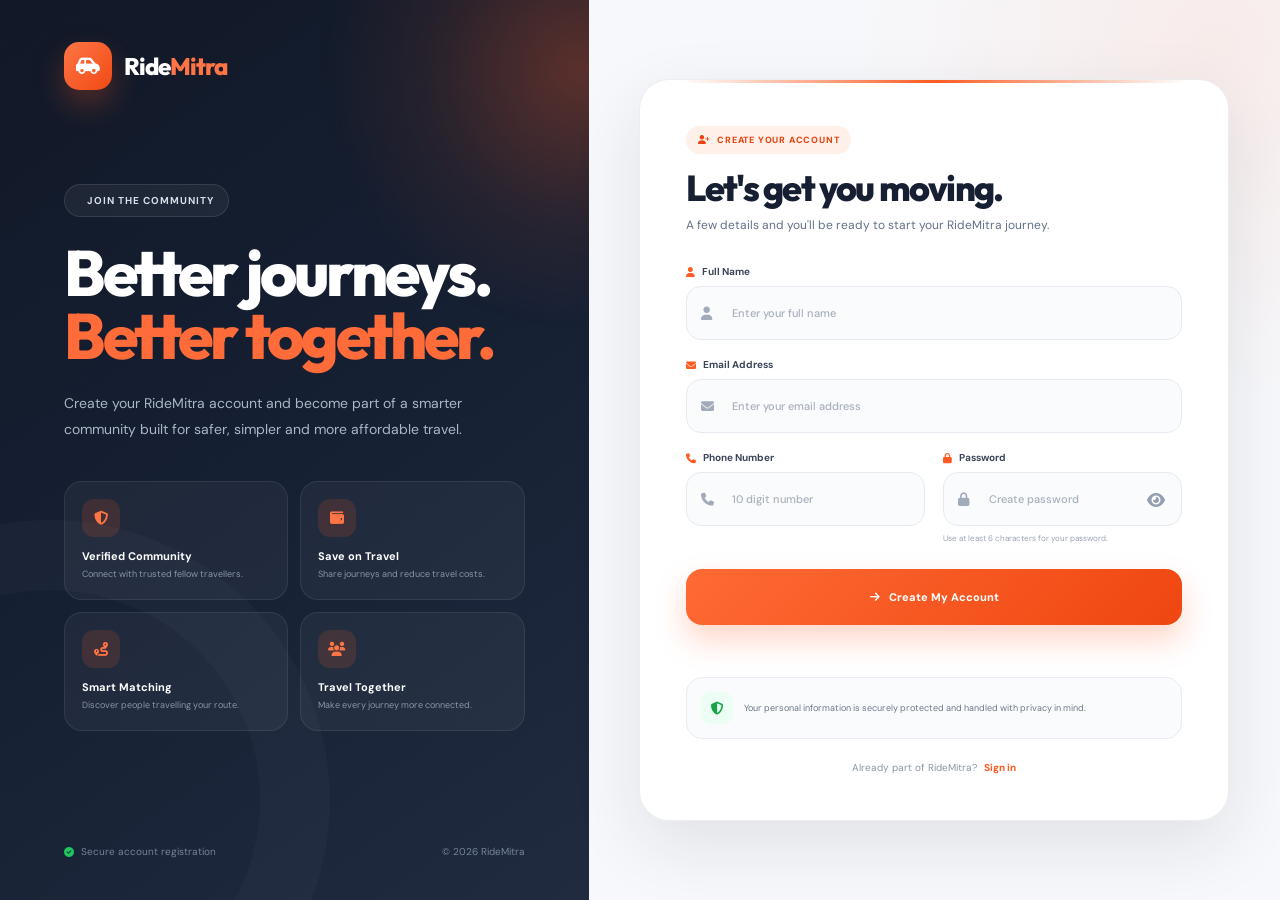
<file: signup.html>
<!DOCTYPE html>

<html lang="en">

<head>
    <meta charset="UTF-8">
    <meta name="viewport" content="width=device-width, initial-scale=1.0">


<title>Create Account - RideMitra</title>

<link
    href="https://fonts.googleapis.com/css2?family=DM+Sans:wght@400;500;600;700&family=Outfit:wght@500;600;700;800&display=swap"
    rel="stylesheet">

<link
    rel="stylesheet"
    href="https://cdnjs.cloudflare.com/ajax/libs/font-awesome/6.5.2/css/all.min.css">

<style>
    /* ============================================
       RIDEMITRA SIGNUP
       COMPLETE PREMIUM REPLACEMENT DESIGN
    ============================================ */

    :root {
        --primary: #ff5b22;
        --primary-dark: #e64510;
        --primary-soft: #fff0ea;
        --ink: #172033;
        --ink-light: #637085;
        --line: #e6eaf0;
        --surface: #ffffff;
        --page: #f6f7fb;
        --success: #16a34a;
        --danger: #dc2626;
        --shadow: 0 24px 70px rgba(23, 32, 51, 0.10);
    }

    * {
        margin: 0;
        padding: 0;
        box-sizing: border-box;
    }

    html {
        scroll-behavior: smooth;
    }

    body {
        min-width: 320px;
        min-height: 100vh;
        overflow-x: hidden;
        font-family: "DM Sans", sans-serif;
        background: var(--page);
        color: var(--ink);
    }

    button,
    input {
        font: inherit;
    }

    button {
        -webkit-tap-highlight-color: transparent;
    }

    /* ============================================
       MAIN LAYOUT
    ============================================ */

    .signup-page {
        min-height: 100vh;
        display: grid;
        grid-template-columns: minmax(420px, 46%) minmax(0, 54%);
        background:
            radial-gradient(circle at 95% 5%, rgba(255, 91, 34, 0.08), transparent 24%),
            #f7f8fb;
    }

    /* ============================================
       LEFT EXPERIENCE PANEL
    ============================================ */

    .signup-brand-panel {
        position: relative;
        overflow: hidden;
        min-height: 100vh;
        padding: 42px clamp(32px, 5vw, 78px);
        display: flex;
        flex-direction: column;

        background:
            linear-gradient(135deg, rgba(255,255,255,0.025) 1px, transparent 1px),
            linear-gradient(45deg, rgba(255,255,255,0.018) 1px, transparent 1px),
            linear-gradient(145deg, #111827 0%, #162033 50%, #202b40 100%);
        background-size: 42px 42px, 42px 42px, auto;
        color: #fff;
    }

    .signup-brand-panel::before {
        content: "";
        position: absolute;
        width: 520px;
        height: 520px;
        right: -250px;
        top: -190px;
        border-radius: 50%;
        background: radial-gradient(
            circle,
            rgba(255, 91, 34, 0.30) 0%,
            rgba(255, 91, 34, 0.08) 42%,
            transparent 70%
        );
        filter: blur(8px);
        pointer-events: none;
    }

    .signup-brand-panel::after {
        content: "";
        position: absolute;
        width: 420px;
        height: 420px;
        left: -230px;
        bottom: -180px;
        border-radius: 50%;
        border: 70px solid rgba(255,255,255,0.025);
        pointer-events: none;
    }

    /* ============================================
       BRAND
    ============================================ */

    .brand {
        position: relative;
        z-index: 2;
        width: fit-content;
        display: inline-flex;
        align-items: center;
        gap: 12px;
        color: #fff;
        text-decoration: none;
    }

    .brand-icon {
        width: 48px;
        height: 48px;
        display: grid;
        place-items: center;
        border-radius: 15px;
        background: linear-gradient(135deg, #ff7545, #f04a14);
        font-size: 19px;
        box-shadow: 0 14px 30px rgba(255, 91, 34, 0.28);
    }

    .brand-name {
        font-family: "Outfit", sans-serif;
        font-size: 24px;
        font-weight: 800;
        letter-spacing: -1px;
    }

    .brand-name span {
        color: #ff7445;
    }

    /* ============================================
       HERO CONTENT
    ============================================ */

    .brand-content {
        position: relative;
        z-index: 2;
        max-width: 590px;
        margin: auto 0;
        padding: 60px 0;
    }

    .brand-badge {
        display: inline-flex;
        align-items: center;
        gap: 8px;
        padding: 9px 14px;
        margin-bottom: 25px;
        border: 1px solid rgba(255,255,255,0.10);
        border-radius: 999px;
        background: rgba(255,255,255,0.055);
        color: #d8deea;
        font-size: 10px;
        font-weight: 700;
        letter-spacing: 1px;
    }

    .brand-badge i {
        color: #ff7445;
    }

    .brand-content h1 {
        max-width: 570px;
        font-family: "Outfit", sans-serif;
        font-size: clamp(44px, 5vw, 70px);
        font-weight: 800;
        line-height: 0.98;
        letter-spacing: -3px;
    }

    .brand-content h1 span {
        color: #ff6b39;
    }

    .brand-content > p {
        max-width: 500px;
        margin-top: 24px;
        color: #aab5c5;
        font-size: 14px;
        line-height: 1.85;
    }

    /* ============================================
       BENEFITS
    ============================================ */

    .benefits {
        display: grid;
        grid-template-columns: repeat(2, minmax(0, 1fr));
        gap: 12px;
        max-width: 540px;
        margin-top: 38px;
    }

    .benefit {
        position: relative;
        overflow: hidden;
        min-height: 112px;
        padding: 17px;
        border: 1px solid rgba(255,255,255,0.08);
        border-radius: 18px;
        background: rgba(255,255,255,0.045);
        transition: transform 0.25s ease, background 0.25s ease;
    }

    .benefit:hover {
        transform: translateY(-4px);
        background: rgba(255,255,255,0.075);
    }

    .benefit-icon {
        width: 38px;
        height: 38px;
        display: grid;
        place-items: center;
        margin-bottom: 12px;
        border-radius: 12px;
        background: rgba(255,91,34,0.14);
        color: #ff7445;
        font-size: 14px;
    }

    .benefit strong {
        display: block;
        margin-bottom: 5px;
        color: #fff;
        font-size: 11px;
        font-weight: 700;
    }

    .benefit span {
        display: block;
        color: #8995a8;
        font-size: 9px;
        line-height: 1.55;
    }

    /* ============================================
       BRAND FOOTER
    ============================================ */

    .brand-footer {
        position: relative;
        z-index: 2;
        display: flex;
        align-items: center;
        justify-content: space-between;
        gap: 15px;
        padding-top: 20px;
        color: #778398;
        font-size: 10px;
    }

    .brand-footer span {
        display: inline-flex;
        align-items: center;
        gap: 7px;
    }

    .brand-footer i {
        color: #22c55e;
    }

    /* ============================================
       RIGHT FORM AREA
    ============================================ */

    .signup-form-area {
        position: relative;
        min-height: 100vh;
        display: flex;
        align-items: center;
        justify-content: center;
        padding: 50px;
    }

    .signup-form-area::before {
        content: "";
        position: absolute;
        width: 520px;
        height: 520px;
        border-radius: 50%;
        background: radial-gradient(
            circle,
            rgba(255,91,34,0.075),
            transparent 68%
        );
        pointer-events: none;
    }

    /* ============================================
       SIGNUP CARD
    ============================================ */

    .signup-card {
        position: relative;
        z-index: 1;
        width: 100%;
        max-width: 590px;
        padding: 46px;
        border: 1px solid rgba(23,32,51,0.08);
        border-radius: 30px;
        background: rgba(255,255,255,0.96);
        box-shadow: var(--shadow);
    }

    .signup-card::after {
        content: "";
        position: absolute;
        top: 0;
        left: 42px;
        right: 42px;
        height: 3px;
        border-radius: 0 0 10px 10px;
        background: linear-gradient(90deg, transparent, var(--primary), transparent);
    }

    /* ============================================
       FORM HEADER
    ============================================ */

    .form-header {
        margin-bottom: 30px;
    }

    .form-badge {
        display: inline-flex;
        align-items: center;
        gap: 7px;
        padding: 8px 12px;
        margin-bottom: 15px;
        border-radius: 999px;
        background: var(--primary-soft);
        color: var(--primary-dark);
        font-size: 9px;
        font-weight: 800;
        letter-spacing: 0.8px;
    }

    .form-header h2 {
        font-family: "Outfit", sans-serif;
        margin-bottom: 8px;
        color: var(--ink);
        font-size: 36px;
        font-weight: 800;
        line-height: 1.05;
        letter-spacing: -1.7px;
    }

    .form-header p {
        color: var(--ink-light);
        font-size: 12px;
        line-height: 1.7;
    }

    /* ============================================
       FORM GRID
    ============================================ */

    .form-grid {
        display: grid;
        grid-template-columns: repeat(2, minmax(0, 1fr));
        gap: 18px;
    }

    .form-group {
        min-width: 0;
    }

    .form-group.full {
        grid-column: 1 / -1;
    }

    .form-group label {
        display: flex;
        align-items: center;
        gap: 7px;
        margin-bottom: 8px;
        color: #3c4658;
        font-size: 10px;
        font-weight: 700;
    }

    .form-group label i {
        color: var(--primary);
        font-size: 10px;
    }

    /* ============================================
       INPUTS
    ============================================ */

    .input-wrapper {
        position: relative;
    }

    .input-wrapper > i {
        position: absolute;
        left: 15px;
        top: 50%;
        transform: translateY(-50%);
        color: #a2abba;
        font-size: 13px;
        pointer-events: none;
        transition: color 0.2s ease;
    }

    .form-group input {
        width: 100%;
        height: 54px;
        padding: 0 15px 0 45px;
        border: 1px solid var(--line);
        border-radius: 15px;
        outline: none;
        background: #fafbfc;
        color: var(--ink);
        font-size: 11px;
        font-weight: 600;
        transition:
            border-color 0.2s ease,
            background 0.2s ease,
            box-shadow 0.2s ease;
    }

    .form-group input::placeholder {
        color: #a8b0bd;
        font-weight: 500;
    }

    .form-group input:hover {
        background: #fff;
        border-color: #cbd3de;
    }

    .form-group input:focus {
        background: #fff;
        border-color: var(--primary);
        box-shadow: 0 0 0 4px rgba(255,91,34,0.09);
    }

    .input-wrapper:focus-within > i {
        color: var(--primary);
    }

    #signupPassword {
        padding-right: 50px;
    }

    /* ============================================
       PASSWORD
    ============================================ */

    .password-toggle {
        position: absolute;
        right: 9px;
        top: 50%;
        transform: translateY(-50%);
        width: 35px;
        height: 35px;
        display: grid;
        place-items: center;
        border: none;
        border-radius: 10px;
        background: transparent;
        color: #94a0b1;
        cursor: pointer;
        transition: 0.2s ease;
    }

    .password-toggle:hover {
        background: var(--primary-soft);
        color: var(--primary);
    }

    .password-hint {
        margin-top: 7px;
        color: #9aa4b3;
        font-size: 8px;
    }

    /* ============================================
       SUBMIT BUTTON
    ============================================ */

    .create-account-btn {
        position: relative;
        overflow: hidden;
        width: 100%;
        height: 56px;
        margin-top: 26px;
        display: flex;
        align-items: center;
        justify-content: center;
        gap: 9px;
        border: none;
        border-radius: 16px;
        background: linear-gradient(135deg, #ff6a35, #ef4610);
        color: #fff;
        font-size: 11px;
        font-weight: 800;
        cursor: pointer;
        box-shadow: 0 15px 30px rgba(255,91,34,0.25);
        transition: transform 0.2s ease, box-shadow 0.2s ease;
    }

    .create-account-btn:hover {
        transform: translateY(-2px);
        box-shadow: 0 20px 38px rgba(255,91,34,0.32);
    }

    .create-account-btn:active {
        transform: translateY(0);
    }

    .create-account-btn:disabled {
        cursor: not-allowed;
        opacity: 0.72;
        transform: none;
    }

    /* ============================================
       MESSAGE
    ============================================ */

    #signupMessage {
        min-height: 20px;
        margin-top: 12px;
        text-align: center;
        font-size: 10px;
        font-weight: 700;
        line-height: 1.5;
    }

    /* ============================================
       SECURITY
    ============================================ */

    .security-box {
        display: flex;
        align-items: center;
        gap: 11px;
        margin-top: 20px;
        padding: 14px;
        border: 1px solid #e9edf2;
        border-radius: 16px;
        background: #fafbfc;
        color: #6d7889;
        font-size: 9px;
        line-height: 1.6;
    }

    .security-box i {
        width: 32px;
        height: 32px;
        flex: 0 0 32px;
        display: grid;
        place-items: center;
        border-radius: 10px;
        background: #ecfdf3;
        color: #16a34a;
        font-size: 13px;
    }

    /* ============================================
       LOGIN LINK
    ============================================ */

    .login-existing {
        margin-top: 22px;
        text-align: center;
        color: #8b95a5;
        font-size: 10px;
    }

    .login-existing a {
        margin-left: 4px;
        color: var(--primary);
        text-decoration: none;
        font-weight: 800;
    }

    .login-existing a:hover {
        text-decoration: underline;
    }

    /* ============================================
       LARGE LAPTOP
    ============================================ */

    @media (max-width: 1150px) {
        .signup-page {
            grid-template-columns: minmax(370px, 43%) minmax(0, 57%);
        }

        .signup-brand-panel {
            padding: 38px 40px;
        }

        .signup-form-area {
            padding: 35px;
        }

        .signup-card {
            padding: 40px 34px;
        }

        .brand-content h1 {
            font-size: 54px;
        }
    }

    /* ============================================
       TABLET
    ============================================ */

    @media (max-width: 900px) {
        .signup-page {
            grid-template-columns: 1fr;
        }

        .signup-brand-panel {
            min-height: auto;
            padding: 32px 40px;
        }

        .brand-content {
            margin: 0;
            padding: 70px 0 35px;
        }

        .brand-content h1 {
            font-size: 52px;
        }

        .benefits {
            max-width: 650px;
        }

        .signup-form-area {
            min-height: auto;
            padding: 50px 25px 60px;
        }

        .signup-card {
            max-width: 640px;
        }
    }

    /* ============================================
       MOBILE
    ============================================ */

    @media (max-width: 640px) {
        .signup-brand-panel {
            padding: 24px 20px 28px;
        }

        .brand-icon {
            width: 44px;
            height: 44px;
            border-radius: 13px;
        }

        .brand-name {
            font-size: 22px;
        }

        .brand-content {
            padding: 52px 0 25px;
        }

        .brand-content h1 {
            font-size: 42px;
            letter-spacing: -2px;
        }

        .brand-content > p {
            font-size: 12px;
        }

        .benefits {
            grid-template-columns: 1fr;
            margin-top: 28px;
        }

        .benefit {
            min-height: auto;
            display: grid;
            grid-template-columns: 42px 1fr;
            column-gap: 12px;
            align-items: center;
        }

        .benefit-icon {
            grid-row: span 2;
            margin-bottom: 0;
        }

        .brand-footer {
            display: none;
        }

        .signup-form-area {
            padding: 25px 13px 45px;
        }

        .signup-card {
            padding: 32px 20px;
            border-radius: 24px;
        }

        .signup-card::after {
            left: 30px;
            right: 30px;
        }

        .form-header h2 {
            font-size: 30px;
        }

        .form-grid {
            grid-template-columns: 1fr;
            gap: 16px;
        }

        .form-group.full {
            grid-column: auto;
        }

        .form-group input {
            height: 52px;
        }
    }

    @media (max-width: 380px) {
        .signup-brand-panel {
            padding-left: 16px;
            padding-right: 16px;
        }

        .brand-content h1 {
            font-size: 36px;
        }

        .signup-card {
            padding: 28px 16px;
        }

        .form-header h2 {
            font-size: 27px;
        }
    }
</style>


</head>

<body>


<main class="signup-page">

    <section class="signup-brand-panel">

        <a href="index.html" class="brand">
            <div class="brand-icon">
                <i class="fa-solid fa-car-side"></i>
            </div>

            <div class="brand-name">
                Ride<span>Mitra</span>
            </div>
        </a>

        <div class="brand-content">

            <div class="brand-badge">
                <i class="fa-solid fa-sparkles"></i>
                JOIN THE COMMUNITY
            </div>

            <h1>
                Better journeys.
                <br>
                <span>Better together.</span>
            </h1>

            <p>
                Create your RideMitra account and become part of a smarter
                community built for safer, simpler and more affordable travel.
            </p>

            <div class="benefits">

                <div class="benefit">
                    <div class="benefit-icon">
                        <i class="fa-solid fa-shield-halved"></i>
                    </div>
                    <div>
                        <strong>Verified Community</strong>
                        <span>Connect with trusted fellow travellers.</span>
                    </div>
                </div>

                <div class="benefit">
                    <div class="benefit-icon">
                        <i class="fa-solid fa-wallet"></i>
                    </div>
                    <div>
                        <strong>Save on Travel</strong>
                        <span>Share journeys and reduce travel costs.</span>
                    </div>
                </div>

                <div class="benefit">
                    <div class="benefit-icon">
                        <i class="fa-solid fa-route"></i>
                    </div>
                    <div>
                        <strong>Smart Matching</strong>
                        <span>Discover people travelling your route.</span>
                    </div>
                </div>

                <div class="benefit">
                    <div class="benefit-icon">
                        <i class="fa-solid fa-users"></i>
                    </div>
                    <div>
                        <strong>Travel Together</strong>
                        <span>Make every journey more connected.</span>
                    </div>
                </div>

            </div>

        </div>

        <div class="brand-footer">
            <span>
                <i class="fa-solid fa-circle-check"></i>
                Secure account registration
            </span>

            <span>© 2026 RideMitra</span>
        </div>

    </section>


    <section class="signup-form-area">

        <div class="signup-card">

            <div class="form-header">

                <span class="form-badge">
                    <i class="fa-solid fa-user-plus"></i>
                    CREATE YOUR ACCOUNT
                </span>

                <h2>Let's get you moving.</h2>

                <p>
                    A few details and you'll be ready to start your RideMitra journey.
                </p>

            </div>


            <form id="signupForm" novalidate>

                <div class="form-grid">

                    <div class="form-group full">
                        <label for="signupName">
                            <i class="fa-solid fa-user"></i>
                            Full Name
                        </label>

                        <div class="input-wrapper">
                            <i class="fa-solid fa-user"></i>

                            <input
                                type="text"
                                id="signupName"
                                name="name"
                                placeholder="Enter your full name"
                                autocomplete="name"
                                required>
                        </div>
                    </div>


                    <div class="form-group full">
                        <label for="signupEmail">
                            <i class="fa-solid fa-envelope"></i>
                            Email Address
                        </label>

                        <div class="input-wrapper">
                            <i class="fa-solid fa-envelope"></i>

                            <input
                                type="email"
                                id="signupEmail"
                                name="email"
                                placeholder="Enter your email address"
                                autocomplete="email"
                                required>
                        </div>
                    </div>


                    <div class="form-group">
                        <label for="signupPhone">
                            <i class="fa-solid fa-phone"></i>
                            Phone Number
                        </label>

                        <div class="input-wrapper">
                            <i class="fa-solid fa-phone"></i>

                            <input
                                type="tel"
                                id="signupPhone"
                                name="phone"
                                placeholder="10 digit number"
                                maxlength="10"
                                inputmode="numeric"
                                autocomplete="tel"
                                required>
                        </div>
                    </div>


                    <div class="form-group">
                        <label for="signupPassword">
                            <i class="fa-solid fa-lock"></i>
                            Password
                        </label>

                        <div class="input-wrapper">

                            <i class="fa-solid fa-lock"></i>

                            <input
                                type="password"
                                id="signupPassword"
                                name="password"
                                placeholder="Create password"
                                autocomplete="new-password"
                                minlength="6"
                                required>

                            <button
                                type="button"
                                class="password-toggle"
                                id="passwordToggle"
                                aria-label="Show password">

                                <i class="fa-solid fa-eye"></i>
                            </button>

                        </div>

                        <div class="password-hint">
                            Use at least 6 characters for your password.
                        </div>
                    </div>

                </div>


                <button
                    type="submit"
                    class="create-account-btn"
                    id="createAccountButton">

                    <i class="fa-solid fa-arrow-right"></i>

                    <span id="createButtonText">
                        Create My Account
                    </span>

                </button>


                <p id="signupMessage"></p>

            </form>


            <div class="security-box">
                <i class="fa-solid fa-shield-halved"></i>

                <span>
                    Your personal information is securely protected and handled
                    with privacy in mind.
                </span>
            </div>


            <div class="login-existing">
                Already part of RideMitra?
                <a href="login.html">Sign in</a>
            </div>

        </div>

    </section>

</main>


<script src="config.js"></script>

<script>
    document.addEventListener("DOMContentLoaded", function () {

        const signupForm = document.getElementById("signupForm");
        const signupName = document.getElementById("signupName");
        const signupEmail = document.getElementById("signupEmail");
        const signupPhone = document.getElementById("signupPhone");
        const signupPassword = document.getElementById("signupPassword");
        const signupMessage = document.getElementById("signupMessage");
        const createAccountButton = document.getElementById("createAccountButton");
        const createButtonText = document.getElementById("createButtonText");
        const passwordToggle = document.getElementById("passwordToggle");


        if (passwordToggle && signupPassword) {

            passwordToggle.addEventListener("click", function () {

                const icon = passwordToggle.querySelector("i");

                if (signupPassword.type === "password") {

                    signupPassword.type = "text";
                    icon.className = "fa-solid fa-eye-slash";
                    passwordToggle.setAttribute(
                        "aria-label",
                        "Hide password"
                    );

                } else {

                    signupPassword.type = "password";
                    icon.className = "fa-solid fa-eye";
                    passwordToggle.setAttribute(
                        "aria-label",
                        "Show password"
                    );
                }

            });

        }


        if (signupPhone) {

            signupPhone.addEventListener("input", function () {

                this.value = this.value
                    .replace(/\D/g, "")
                    .slice(0, 10);

            });

        }


        function showMessage(text, type) {

            signupMessage.textContent = text;

            if (type === "success") {
                signupMessage.style.color = "#16a34a";
            } else if (type === "error") {
                signupMessage.style.color = "#dc2626";
            } else {
                signupMessage.style.color = "#2563eb";
            }

        }


        function clearMessage() {
            signupMessage.textContent = "";
        }


        [signupName, signupEmail, signupPhone, signupPassword]
            .forEach(function (input) {

                if (input) {
                    input.addEventListener("input", clearMessage);
                }

            });


        function saveLocalUser(name, email, phone, password) {

            let users = [];

            try {
                users = JSON.parse(
                    localStorage.getItem("rideMitraUsers") || "[]"
                );
            } catch (error) {
                users = [];
            }


            const existingUser = users.find(function (user) {

                return user.email &&
                    user.email.toLowerCase() ===
                    email.toLowerCase();

            });


            if (existingUser) {

                return {
                    success: false,
                    message: "An account with this email already exists."
                };

            }


            const newUser = {
                id: Date.now().toString(),
                name: name,
                email: email,
                phone: phone,
                password: password,
                createdAt: new Date().toISOString()
            };


            users.push(newUser);

            localStorage.setItem(
                "rideMitraUsers",
                JSON.stringify(users)
            );


            return {
                success: true,
                user: newUser
            };

        }


        if (signupForm) {

            signupForm.addEventListener(
                "submit",
                async function (event) {

                    event.preventDefault();

                    clearMessage();


                    const name = signupName.value.trim();
                    const email = signupEmail.value.trim();
                    const phone = signupPhone.value.trim();
                    const password = signupPassword.value;


                    if (name.length < 2) {

                        showMessage(
                            "Please enter your full name.",
                            "error"
                        );

                        signupName.focus();
                        return;
                    }


                    const emailPattern =
                        /^[^\s@]+@[^\s@]+\.[^\s@]+$/;


                    if (!emailPattern.test(email)) {

                        showMessage(
                            "Please enter a valid email address.",
                            "error"
                        );

                        signupEmail.focus();
                        return;
                    }


                    if (!/^\d{10}$/.test(phone)) {

                        showMessage(
                            "Phone number must contain exactly 10 digits.",
                            "error"
                        );

                        signupPhone.focus();
                        return;
                    }


                    if (password.length < 6) {

                        showMessage(
                            "Password must contain at least 6 characters.",
                            "error"
                        );

                        signupPassword.focus();
                        return;
                    }


                    createAccountButton.disabled = true;
                    createButtonText.textContent =
                        "Creating your account...";

                    showMessage(
                        "Setting up your RideMitra account...",
                        "info"
                    );


                    try {

                        const apiUrl =
                            typeof RIDEMITRA_CONFIG !== "undefined" &&
                            RIDEMITRA_CONFIG.API_BASE_URL
                                ? RIDEMITRA_CONFIG.API_BASE_URL
                                : null;


                        const registerEndpoint =
                            typeof RIDEMITRA_CONFIG !== "undefined" &&
                            RIDEMITRA_CONFIG.ENDPOINTS &&
                            RIDEMITRA_CONFIG.ENDPOINTS.REGISTER
                                ? RIDEMITRA_CONFIG.ENDPOINTS.REGISTER
                                : "/api/register";


                        if (apiUrl) {

                            const controller =
                                new AbortController();

                            const timeout =
                                setTimeout(function () {
                                    controller.abort();
                                }, 5000);


                            const response = await fetch(
                                apiUrl + registerEndpoint,
                                {
                                    method: "POST",
                                    headers: {
                                        "Content-Type":
                                            "application/json"
                                    },
                                    body: JSON.stringify({
                                        name: name,
                                        email: email,
                                        phone: phone,
                                        password: password
                                    }),
                                    signal: controller.signal
                                }
                            );


                            clearTimeout(timeout);


                            let data = {};

                            try {
                                data = await response.json();
                            } catch (error) {
                                data = {};
                            }


                            if (response.ok) {

                                const user = data.user || {
                                    name: name,
                                    email: email,
                                    phone: phone
                                };


                                localStorage.setItem(
                                    "rideMitraUser",
                                    JSON.stringify(user)
                                );

                                localStorage.setItem(
                                    "rideMitraRegisteredEmail",
                                    email
                                );


                                showMessage(
                                    "Account created successfully! Redirecting...",
                                    "success"
                                );

                                createButtonText.textContent =
                                    "Account Created";

                                setTimeout(function () {
                                    window.location.href =
                                        "login.html";
                                }, 1000);

                                return;
                            }


                            if (
                                response.status === 400 ||
                                response.status === 409
                            ) {

                                showMessage(
                                    data.message ||
                                    "This email is already registered.",
                                    "error"
                                );

                                createAccountButton.disabled = false;

                                createButtonText.textContent =
                                    "Create My Account";

                                return;
                            }

                        }

                    } catch (error) {

                        console.log(
                            "Backend unavailable. Using local registration.",
                            error
                        );

                    }


                    const result = saveLocalUser(
                        name,
                        email,
                        phone,
                        password
                    );


                    if (!result.success) {

                        showMessage(
                            result.message,
                            "error"
                        );

                        createAccountButton.disabled = false;

                        createButtonText.textContent =
                            "Create My Account";

                        return;
                    }


                    localStorage.setItem(
                        "rideMitraUser",
                        JSON.stringify(result.user)
                    );

                    localStorage.setItem(
                        "rideMitraRegisteredEmail",
                        email
                    );


                    showMessage(
                        "Account created successfully! Redirecting...",
                        "success"
                    );

                    createButtonText.textContent =
                        "Account Created";


                    setTimeout(function () {
                        window.location.href = "login.html";
                    }, 1000);

                }
            );

        }

    });
</script>

<script src="script.js"></script>


</body>
</html>
</file>
